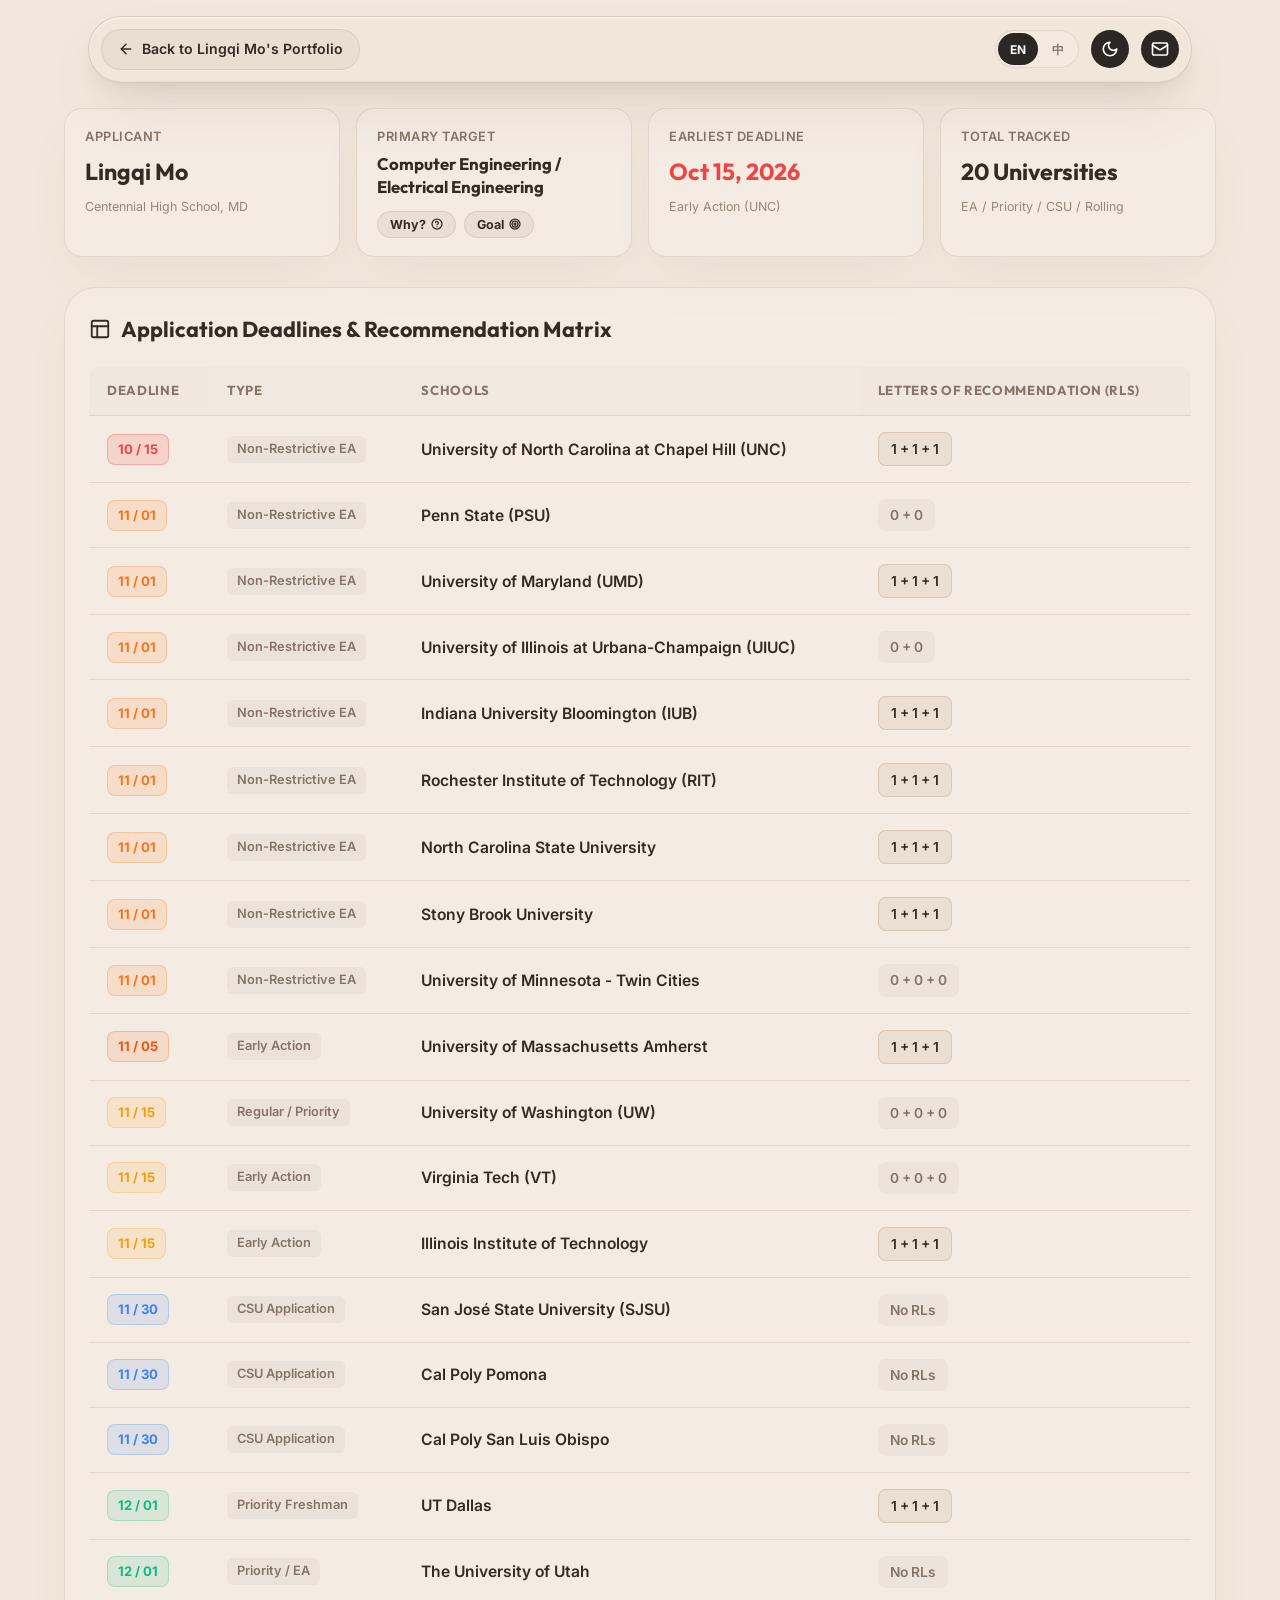
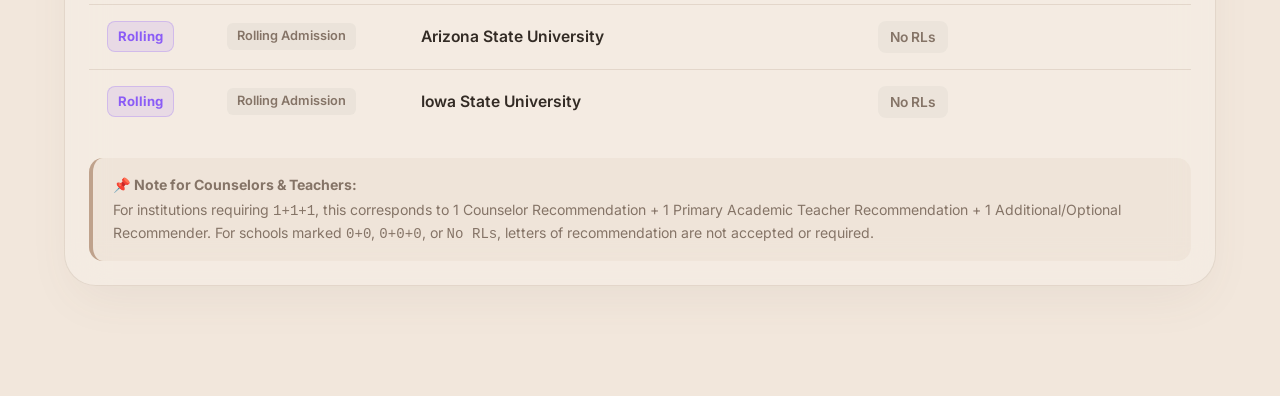
<file: info.html>
<!DOCTYPE html>
<html lang="en">
<head>
  <meta charset="UTF-8">
  <meta name="viewport" content="width=device-width, initial-scale=1.0">
  <meta name="description" content="College Application & Recommendation Letter Tracking Matrix - Lingqi Mo">
  <title>Application & Recommendation Tracker | Lingqi Mo</title>
  
  <!-- Fonts -->
  <link rel="preconnect" href="https://fonts.googleapis.com">
  <link rel="preconnect" href="https://fonts.gstatic.com" crossorigin>
  <link href="https://fonts.googleapis.com/css2?family=Inter:wght@400;500;600;700&family=Outfit:wght@500;600;700;800&display=swap" rel="stylesheet">
  
  <!-- Theme Init Script -->
  <script>
    (function() {
      const savedTheme = localStorage.getItem('theme');
      if (savedTheme) {
        document.documentElement.setAttribute('data-theme', savedTheme);
      } else {
        const prefersDark = window.matchMedia('(prefers-color-scheme: dark)').matches;
        document.documentElement.setAttribute('data-theme', prefersDark ? 'dark' : 'light');
      }
    })();
  </script>
  
  <!-- CSS Styles -->
  <link rel="stylesheet" href="css/styles.css?v=3">
  
  <style>
    /* Remove hover animations on cards, table rows, and buttons (except theme-toggle) */
    .summary-card,
    .table-container,
    .custom-table tr,
    .custom-table td,
    .back-nav-btn {
      transition: none !important;
      transform: none !important;
    }

    .summary-card:hover {
      transform: none !important;
      border-color: var(--glass-border) !important;
    }

    .custom-table tr:hover td {
      background: transparent !important;
    }

    .back-nav-btn:hover {
      transform: none !important;
      background: rgba(125, 125, 125, 0.08) !important;
      border-color: var(--glass-border) !important;
    }

    .summary-grid {
      display: grid;
      grid-template-columns: repeat(auto-fit, minmax(200px, 1fr));
      gap: 16px;
      margin-bottom: 30px;
    }

    .summary-card {
      background: var(--card-bg);
      border: 1px solid var(--glass-border);
      border-radius: 18px;
      padding: 18px 20px;
      display: flex;
      flex-direction: column;
      gap: 6px;
      backdrop-filter: blur(16px);
      -webkit-backdrop-filter: blur(16px);
      box-shadow: var(--glass-shadow);
    }

    .summary-card .label {
      font-size: 0.8rem;
      font-weight: 600;
      color: var(--text-secondary);
      text-transform: uppercase;
      letter-spacing: 0.04em;
    }

    .summary-card .value {
      font-family: var(--font-display);
      font-size: 1.45rem;
      font-weight: 700;
      color: var(--text-primary);
    }

    .summary-card .subtext {
      font-size: 0.78rem;
      color: var(--text-secondary);
      opacity: 0.85;
    }

    .target-major-val {
      font-size: 1.05rem !important;
      line-height: 1.35;
      font-weight: 700;
    }

    .target-action-row {
      display: flex;
      align-items: center;
      gap: 8px;
      margin-top: 6px;
    }

    .target-btn {
      display: inline-flex;
      align-items: center;
      gap: 5px;
      padding: 5px 12px;
      border-radius: 999px;
      font-size: 0.78rem;
      font-weight: 700;
      color: var(--text-primary);
      background: rgba(186, 166, 149, 0.18);
      border: 1px solid rgba(186, 166, 149, 0.35);
      cursor: pointer;
      transition: all 0.2s cubic-bezier(0.16, 1, 0.3, 1);
      text-decoration: none;
      font-family: inherit;
    }

    .target-btn:hover {
      background: rgba(186, 166, 149, 0.35);
      border-color: rgba(186, 166, 149, 0.6);
      transform: translateY(-1px);
    }

    /* Target Modal Styles (100% 墨水屏规范 / 二级窗口通用模板) */
    .target-modal-overlay {
      position: fixed;
      top: 0;
      left: 0;
      right: 0;
      bottom: 0;
      background: rgba(0, 0, 0, 0.4);
      backdrop-filter: blur(8px);
      -webkit-backdrop-filter: blur(8px);
      display: flex;
      align-items: center;
      justify-content: center;
      z-index: 100000;
      opacity: 0;
      visibility: hidden;
      transition: all 0.3s cubic-bezier(0.16, 1, 0.3, 1);
    }

    .target-modal-overlay.active {
      opacity: 1;
      visibility: visible;
    }

    .target-modal-container {
      background: rgba(246, 238, 230, 0.9);
      backdrop-filter: blur(16px);
      -webkit-backdrop-filter: blur(16px);
      border-radius: 20px;
      width: 95%;
      max-width: 1100px;
      height: 80vh;
      max-height: 90vh;
      box-shadow: 0 20px 40px rgba(0, 0, 0, 0.15);
      border: 1px solid var(--border-color, rgba(186, 166, 149, 0.35));
      transform: scale(0.95) translateY(10px);
      transition: all 0.3s cubic-bezier(0.16, 1, 0.3, 1);
      display: flex;
      flex-direction: column;
      overflow: hidden;
    }

    [data-theme="dark"] .target-modal-container {
      background: rgba(30, 26, 23, 0.7);
      border-color: rgba(222, 203, 183, 0.15);
    }

    .target-modal-overlay.active .target-modal-container {
      transform: scale(1) translateY(0);
    }

    .target-modal-header {
      padding: 18px 24px;
      border-bottom: 1px solid var(--border-color, rgba(186, 166, 149, 0.35));
      display: flex;
      justify-content: space-between;
      align-items: center;
      background: rgba(128, 128, 128, 0.03);
      flex-shrink: 0;
    }

    .target-modal-header-left {
      display: flex;
      align-items: center;
      gap: 18px;
      flex-wrap: wrap;
    }

    .target-modal-title {
      font-family: 'Outfit', sans-serif;
      font-size: 1.3rem;
      font-weight: 700;
      color: var(--text-color, #332b25);
      letter-spacing: -0.02em;
    }

    [data-theme="dark"] .target-modal-title {
      color: #f5ece3;
    }

    .target-modal-tabs {
      display: inline-flex;
      align-items: center;
      gap: 8px;
      background: rgba(186, 166, 149, 0.12);
      padding: 4px;
      border-radius: 999px;
    }

    [data-theme="dark"] .target-modal-tabs {
      background: rgba(255, 255, 255, 0.06);
    }

    .target-tab-btn {
      display: inline-flex;
      align-items: center;
      gap: 6px;
      padding: 6px 16px;
      border-radius: 999px;
      border: 1px solid transparent;
      background: transparent;
      color: var(--text-light, #857467);
      font-family: 'Outfit', sans-serif;
      font-size: 0.86rem;
      font-weight: 600;
      cursor: pointer;
      transition: all 0.22s cubic-bezier(0.16, 1, 0.3, 1);
    }

    [data-theme="dark"] .target-tab-btn {
      color: var(--text-light, #beb0a2);
    }

    .target-tab-btn:hover {
      color: var(--text-color, #332b25);
    }

    [data-theme="dark"] .target-tab-btn:hover {
      color: #f5ece3;
    }

    .target-tab-btn.active {
      background: var(--action-primary, #a37f65);
      color: #ffffff !important;
      border-color: rgba(163, 127, 101, 0.6);
      box-shadow: 0 4px 14px -2px rgba(163, 127, 101, 0.4);
    }

    .target-modal-close {
      background: rgba(0, 0, 0, 0.08);
      border: none;
      width: 32px;
      height: 32px;
      border-radius: 50%;
      display: flex;
      align-items: center;
      justify-content: center;
      font-size: 1.25rem;
      line-height: 1;
      color: var(--text-color, #332b25);
      cursor: pointer;
      transition: all 0.2s;
    }

    .target-modal-close:hover {
      background: #ef4444;
      color: #fff;
    }

    [data-theme="dark"] .target-modal-close {
      background: rgba(255, 255, 255, 0.15);
      color: #f5ece3;
    }

    [data-theme="dark"] .target-modal-close:hover {
      background: #ef4444;
      color: #fff;
    }

    .target-modal-body {
      padding: 24px;
      overflow-y: auto;
      flex: 1;
    }

    /* 100% 墨水屏规范 Protocol Table */
    .protocol-table {
      width: 100%;
      border-collapse: collapse;
      font-size: 0.9rem;
      color: var(--text-color, #332b25);
      border-radius: 12px;
      overflow: hidden;
      border: 1px solid var(--border-color, rgba(186, 166, 149, 0.35));
    }

    [data-theme="dark"] .protocol-table {
      color: #f5ece3;
      border-color: rgba(222, 203, 183, 0.15);
    }

    .protocol-table th,
    .protocol-table td {
      border: 1px solid var(--border-color, rgba(186, 166, 149, 0.35));
      padding: 14px 18px;
      text-align: left;
      vertical-align: top;
      line-height: 1.6;
    }

    [data-theme="dark"] .protocol-table th,
    [data-theme="dark"] .protocol-table td {
      border-color: rgba(222, 203, 183, 0.15);
    }

    .protocol-table th {
      background-color: rgba(128, 128, 128, 0.08);
      font-weight: 700;
      color: var(--text-color, #332b25);
      font-family: 'Outfit', sans-serif;
      letter-spacing: 0.02em;
    }

    [data-theme="dark"] .protocol-table th {
      color: #f5ece3;
      background-color: rgba(255, 255, 255, 0.04);
    }

    .protocol-table tr:nth-child(even) td {
      background-color: rgba(128, 128, 128, 0.02);
    }

    [data-theme="dark"] .protocol-table tr:nth-child(even) td {
      background-color: rgba(255, 255, 255, 0.02);
    }

    .protocol-table code {
      font-family: Consolas, Monaco, monospace;
      background: rgba(128, 128, 128, 0.1);
      padding: 2px 6px;
      border-radius: 6px;
      font-size: 0.85rem;
      color: #8c5333;
    }

    [data-theme="dark"] .protocol-table code {
      color: #e3bba2;
      background: rgba(255, 255, 255, 0.08);
    }

    /* 100% 墨水屏原版 Custom Webkit Scrollbars (无三角箭头按键) */
    .target-modal-container::-webkit-scrollbar,
    .target-modal-body::-webkit-scrollbar {
      width: 8px;
    }

    .target-modal-container::-webkit-scrollbar-button,
    .target-modal-body::-webkit-scrollbar-button {
      display: none !important;
      width: 0 !important;
      height: 0 !important;
    }

    .target-modal-container::-webkit-scrollbar-track,
    .target-modal-body::-webkit-scrollbar-track {
      background: rgba(100, 85, 75, 0.05);
      border-radius: 4px;
    }

    .target-modal-container::-webkit-scrollbar-thumb,
    .target-modal-body::-webkit-scrollbar-thumb {
      background: rgba(186, 166, 149, 0.4);
      border-radius: 4px;
    }

    .target-modal-container::-webkit-scrollbar-thumb:hover,
    .target-modal-body::-webkit-scrollbar-thumb:hover {
      background: rgba(163, 127, 101, 0.6);
    }

    [data-theme="dark"] .target-modal-container::-webkit-scrollbar-track,
    [data-theme="dark"] .target-modal-body::-webkit-scrollbar-track {
      background: rgba(255, 255, 255, 0.04);
    }

    [data-theme="dark"] .target-modal-container::-webkit-scrollbar-thumb,
    [data-theme="dark"] .target-modal-body::-webkit-scrollbar-thumb {
      background: rgba(222, 203, 183, 0.25);
    }

    [data-theme="dark"] .target-modal-container::-webkit-scrollbar-thumb:hover,
    [data-theme="dark"] .target-modal-body::-webkit-scrollbar-thumb:hover {
      background: rgba(222, 203, 183, 0.45);
    }

    .target-modal-pane {
      display: none;
    }

    .target-modal-pane.active {
      display: block;
      animation: targetPaneFadeIn 0.25s ease;
    }

    @keyframes targetPaneFadeIn {
      from { opacity: 0; transform: translateY(6px); }
      to { opacity: 1; transform: translateY(0); }
    }

    /* Target Essay Content Styling */
    .target-essay-body {
      max-width: 900px;
      margin: 0 auto;
      padding: 10px 12px 30px;
      color: var(--text-color, #332b25);
      line-height: 1.82;
      font-size: 1.02rem;
    }

    [data-theme="dark"] .target-essay-body {
      color: #f5ece3;
    }

    .target-essay-body p {
      margin-bottom: 20px;
      letter-spacing: 0.01em;
    }

    .target-essay-body p:last-child {
      margin-bottom: 0;
    }

    .target-essay-body strong {
      color: var(--text-color, #332b25);
      font-weight: 700;
    }

    [data-theme="dark"] .target-essay-body strong {
      color: #ffffff;
    }

    .target-essay-lead {
      font-size: 1.12rem;
      font-weight: 600;
      line-height: 1.75;
      padding-bottom: 16px;
      border-bottom: 1px solid var(--border-color, rgba(186, 166, 149, 0.35));
      margin-bottom: 24px !important;
      color: var(--text-color, #332b25);
    }

    [data-theme="dark"] .target-essay-lead {
      color: #ffffff;
    }

    .target-essay-quote {
      margin: 24px 0;
      padding: 16px 22px;
      border-left: 4px solid var(--action-primary, #a37f65);
      background: rgba(186, 166, 149, 0.12);
      border-radius: 0 12px 12px 0;
      font-style: italic;
      font-size: 1.05rem;
      color: var(--text-color, #332b25);
    }

    [data-theme="dark"] .target-essay-quote {
      background: rgba(255, 255, 255, 0.05);
      color: #f5ece3;
    }

    .table-container {
      background: var(--card-bg);
      border: 1px solid var(--glass-border);
      border-radius: var(--card-border-radius);
      padding: 24px;
      box-shadow: var(--glass-shadow);
      backdrop-filter: blur(20px);
      -webkit-backdrop-filter: blur(20px);
      margin-bottom: 32px;
      overflow-x: auto;
    }

    .table-header-bar {
      display: flex;
      justify-content: space-between;
      align-items: center;
      margin-bottom: 20px;
      flex-wrap: wrap;
      gap: 12px;
    }

    .table-title {
      font-family: var(--font-display);
      font-size: 1.35rem;
      font-weight: 700;
      color: var(--text-primary);
      display: flex;
      align-items: center;
      gap: 10px;
    }

    .custom-table {
      width: 100%;
      border-collapse: separate;
      border-spacing: 0;
      font-size: 0.94rem;
      text-align: left;
    }

    .custom-table th {
      padding: 14px 18px;
      font-size: 0.82rem;
      font-weight: 700;
      text-transform: uppercase;
      letter-spacing: 0.05em;
      color: var(--text-secondary);
      border-bottom: 1px solid var(--glass-border);
      background: rgba(125, 125, 125, 0.03);
    }

    .custom-table th:first-child { border-top-left-radius: 12px; }
    .custom-table th:last-child { border-top-right-radius: 12px; }

    .custom-table td {
      padding: 16px 18px;
      border-bottom: 1px solid var(--glass-border);
      color: var(--text-primary);
      vertical-align: middle;
    }

    .custom-table tr:last-child td {
      border-bottom: none;
    }

    .dl-badge {
      display: inline-flex;
      align-items: center;
      padding: 4px 10px;
      border-radius: 8px;
      font-size: 0.82rem;
      font-weight: 700;
      white-space: nowrap;
    }

    .dl-badge.oct15 {
      background: rgba(239, 68, 68, 0.14);
      color: #ef4444;
      border: 1px solid rgba(239, 68, 68, 0.3);
    }

    .dl-badge.nov1 {
      background: rgba(249, 115, 22, 0.12);
      color: #f97316;
      border: 1px solid rgba(249, 115, 22, 0.25);
    }

    .dl-badge.nov15 {
      background: rgba(245, 158, 11, 0.12);
      color: #f59e0b;
      border: 1px solid rgba(245, 158, 11, 0.25);
    }

    .dl-badge.nov30 {
      background: rgba(59, 130, 246, 0.12);
      color: #3b82f6;
      border: 1px solid rgba(59, 130, 246, 0.25);
    }

    .dl-badge.dec1 {
      background: rgba(16, 185, 129, 0.12);
      color: #10b981;
      border: 1px solid rgba(16, 185, 129, 0.25);
    }

    .dl-badge.nov5 {
      background: rgba(234, 88, 12, 0.12);
      color: #ea580c;
      border: 1px solid rgba(234, 88, 12, 0.25);
    }

    .dl-badge.rolling {
      background: rgba(139, 92, 246, 0.12);
      color: #8b5cf6;
      border: 1px solid rgba(139, 92, 246, 0.25);
    }

    .type-pill {
      display: inline-block;
      font-size: 0.8rem;
      font-weight: 600;
      color: var(--text-secondary);
      background: rgba(125, 125, 125, 0.08);
      padding: 3px 10px;
      border-radius: 6px;
    }

    .school-name {
      font-weight: 600;
      font-size: 0.98rem;
      color: var(--text-primary);
    }

    .rl-tag {
      display: inline-flex;
      align-items: center;
      gap: 4px;
      padding: 5px 12px;
      border-radius: 8px;
      font-size: 0.86rem;
      font-weight: 600;
      white-space: nowrap;
    }

    .rl-tag.needed {
      background: rgba(191, 162, 140, 0.18);
      color: var(--text-primary);
      border: 1px solid rgba(191, 162, 140, 0.4);
    }

    .rl-tag.none {
      background: rgba(125, 125, 125, 0.07);
      color: var(--text-secondary);
    }

    .back-nav-btn {
      display: inline-flex;
      align-items: center;
      gap: 8px;
      padding: 8px 16px;
      border-radius: 20px;
      background: rgba(125, 125, 125, 0.08);
      border: 1px solid var(--glass-border);
      color: var(--text-primary);
      text-decoration: none;
      font-weight: 600;
      font-size: 0.88rem;
    }

    .counselor-callout {
      margin-top: 24px;
      padding: 16px 20px;
      border-radius: 14px;
      background: rgba(191, 162, 140, 0.1);
      border-left: 4px solid #bfa28c;
      font-size: 0.88rem;
      color: var(--text-secondary);
      line-height: 1.5;
    }

    @media (max-width: 768px) {
      .table-container { padding: 14px 10px; }
      .custom-table th, .custom-table td { padding: 10px 8px; font-size: 0.82rem; }
      .summary-grid { grid-template-columns: 1fr 1fr; }
      .email-pill { display: none; }
    }
  </style>
</head>
<body>

  <!-- Floating Pill Header -->
  <header class="container">
    <div class="header-wrapper">
      <!-- Left side: Back to Portfolio button -->
      <div class="header-left">
        <a href="index.html" class="back-nav-btn">
          <svg width="16" height="16" viewBox="0 0 24 24" fill="none" stroke="currentColor" stroke-width="2.2" stroke-linecap="round" stroke-linejoin="round">
            <line x1="19" y1="12" x2="5" y2="12"></line>
            <polyline points="12 19 5 12 12 5"></polyline>
          </svg>
          Back to Lingqi Mo's Portfolio
        </a>
      </div>
      
      <!-- Right side: Lang Switch, Theme Toggle, Email Pill -->
      <div class="header-actions" style="margin-left: auto;">
        <div class="lang-switch">
          <span class="lang-btn active" onclick="window.location.href='info.html'">EN</span>
          <span class="lang-btn" onclick="window.location.href='cn/info.html'">中</span>
        </div>
        <button id="theme-toggle" class="action-btn-circle" title="Toggle Theme">
          <svg class="sun-icon" width="18" height="18" viewBox="0 0 24 24" fill="none" stroke="currentColor" stroke-width="2.2" stroke-linecap="round" stroke-linejoin="round">
            <circle cx="12" cy="12" r="4"/>
            <path d="M12 2v2"/><path d="M12 20v2"/><path d="M4.93 4.93l1.41 1.41"/><path d="M17.66 17.66l1.41 1.41"/>
            <path d="M2 12h2"/><path d="M20 12h2"/><path d="M6.34 17.66l-1.41 1.41"/><path d="M19.07 4.93l-1.41 1.41"/>
          </svg>
          <svg class="moon-icon" width="18" height="18" viewBox="0 0 24 24" fill="none" stroke="currentColor" stroke-width="2.2" stroke-linecap="round" stroke-linejoin="round">
            <path d="M12 3a6 6 0 0 0 9 9 9 9 0 1 1-9-9Z"/>
          </svg>
        </button>
        <div class="email-pill">
          <span class="email-text">moss104088@gmail.com</span>
          <button class="action-btn-circle" title="Contact Email" onclick="navigator.clipboard.writeText('moss104088@gmail.com')">
            <svg width="18" height="18" viewBox="0 0 24 24" fill="none" stroke="currentColor" stroke-width="2.2" stroke-linecap="round" stroke-linejoin="round">
              <rect width="20" height="16" x="2" y="4" rx="2"/>
              <path d="m22 7-8.97 5.7a1.94 1.94 0 0 1-2.06 0L2 7"/>
            </svg>
          </button>
        </div>
      </div>
    </div>
  </header>

  <main class="container main-content" style="padding-top: 108px;">
    
    <!-- Summary Key Metrics -->
    <div class="summary-grid">
      <div class="summary-card">
        <span class="label">Applicant</span>
        <span class="value">Lingqi Mo</span>
        <span class="subtext">Centennial High School, MD</span>
      </div>
      <div class="summary-card">
        <span class="label">Primary Target</span>
        <span class="value target-major-val">Computer Engineering / Electrical Engineering</span>
        <div class="target-action-row">
          <button type="button" class="target-btn" onclick="openTargetModal('why')">
            <span>Why?</span>
            <svg width="12" height="12" viewBox="0 0 24 24" fill="none" stroke="currentColor" stroke-width="2.5" stroke-linecap="round" stroke-linejoin="round"><circle cx="12" cy="12" r="10"/><path d="M9.09 9a3 3 0 0 1 5.83 1c0 2-3 3-3 3"/><line x1="12" y1="17" x2="12.01" y2="17"/></svg>
          </button>
          <button type="button" class="target-btn" onclick="openTargetModal('goal')">
            <span>Goal</span>
            <svg width="12" height="12" viewBox="0 0 24 24" fill="none" stroke="currentColor" stroke-width="2.5" stroke-linecap="round" stroke-linejoin="round"><circle cx="12" cy="12" r="10"/><circle cx="12" cy="12" r="6"/><circle cx="12" cy="12" r="2"/></svg>
          </button>
        </div>
      </div>
      <div class="summary-card">
        <span class="label">Earliest Deadline</span>
        <span class="value" style="color: #ef4444;">Oct 15, 2026</span>
        <span class="subtext">Early Action (UNC)</span>
      </div>
      <div class="summary-card">
        <span class="label">Total Tracked</span>
        <span class="value">20 Universities</span>
        <span class="subtext">EA / Priority / CSU / Rolling</span>
      </div>
    </div>

    <!-- Main Table Container -->
    <div class="table-container">
      <div class="table-header-bar">
        <div class="table-title">
          <svg width="22" height="22" viewBox="0 0 24 24" fill="none" stroke="currentColor" stroke-width="2" stroke-linecap="round" stroke-linejoin="round">
            <rect width="18" height="18" x="3" y="3" rx="2"/>
            <path d="M3 9h18"/>
            <path d="M9 21V9"/>
          </svg>
          Application Deadlines & Recommendation Matrix
        </div>
      </div>

      <table class="custom-table">
        <thead>
          <tr>
            <th>Deadline</th>
            <th>Type</th>
            <th>Schools</th>
            <th>Letters of Recommendation (RLs)</th>
          </tr>
        </thead>
        <tbody>
          <!-- 10/15 UNC -->
          <tr>
            <td><span class="dl-badge oct15">10 / 15</span></td>
            <td><span class="type-pill">Non-Restrictive EA</span></td>
            <td><strong class="school-name">University of North Carolina at Chapel Hill (UNC)</strong></td>
            <td><span class="rl-tag needed">1 + 1 + 1</span></td>
          </tr>

          <!-- 11/01 Non-Restrictive EA -->
          <tr>
            <td><span class="dl-badge nov1">11 / 01</span></td>
            <td><span class="type-pill">Non-Restrictive EA</span></td>
            <td><strong class="school-name">Penn State (PSU)</strong></td>
            <td><span class="rl-tag none">0 + 0</span></td>
          </tr>

          <tr>
            <td><span class="dl-badge nov1">11 / 01</span></td>
            <td><span class="type-pill">Non-Restrictive EA</span></td>
            <td><strong class="school-name">University of Maryland (UMD)</strong></td>
            <td><span class="rl-tag needed">1 + 1 + 1</span></td>
          </tr>

          <tr>
            <td><span class="dl-badge nov1">11 / 01</span></td>
            <td><span class="type-pill">Non-Restrictive EA</span></td>
            <td><strong class="school-name">University of Illinois at Urbana-Champaign (UIUC)</strong></td>
            <td><span class="rl-tag none">0 + 0</span></td>
          </tr>

          <tr>
            <td><span class="dl-badge nov1">11 / 01</span></td>
            <td><span class="type-pill">Non-Restrictive EA</span></td>
            <td><strong class="school-name">Indiana University Bloomington (IUB)</strong></td>
            <td><span class="rl-tag needed">1 + 1 + 1</span></td>
          </tr>

          <tr>
            <td><span class="dl-badge nov1">11 / 01</span></td>
            <td><span class="type-pill">Non-Restrictive EA</span></td>
            <td><strong class="school-name">Rochester Institute of Technology (RIT)</strong></td>
            <td><span class="rl-tag needed">1 + 1 + 1</span></td>
          </tr>

          <tr>
            <td><span class="dl-badge nov1">11 / 01</span></td>
            <td><span class="type-pill">Non-Restrictive EA</span></td>
            <td><strong class="school-name">North Carolina State University</strong></td>
            <td><span class="rl-tag needed">1 + 1 + 1</span></td>
          </tr>

          <tr>
            <td><span class="dl-badge nov1">11 / 01</span></td>
            <td><span class="type-pill">Non-Restrictive EA</span></td>
            <td><strong class="school-name">Stony Brook University</strong></td>
            <td><span class="rl-tag needed">1 + 1 + 1</span></td>
          </tr>

          <tr>
            <td><span class="dl-badge nov1">11 / 01</span></td>
            <td><span class="type-pill">Non-Restrictive EA</span></td>
            <td><strong class="school-name">University of Minnesota - Twin Cities</strong></td>
            <td><span class="rl-tag none">0 + 0 + 0</span></td>
          </tr>

          <!-- 11/05 EA -->
          <tr>
            <td><span class="dl-badge nov5">11 / 05</span></td>
            <td><span class="type-pill">Early Action</span></td>
            <td><strong class="school-name">University of Massachusetts Amherst</strong></td>
            <td><span class="rl-tag needed">1 + 1 + 1</span></td>
          </tr>

          <!-- 11/15 Priority / EA -->
          <tr>
            <td><span class="dl-badge nov15">11 / 15</span></td>
            <td><span class="type-pill">Regular / Priority</span></td>
            <td><strong class="school-name">University of Washington (UW)</strong></td>
            <td><span class="rl-tag none">0 + 0 + 0</span></td>
          </tr>

          <tr>
            <td><span class="dl-badge nov15">11 / 15</span></td>
            <td><span class="type-pill">Early Action</span></td>
            <td><strong class="school-name">Virginia Tech (VT)</strong></td>
            <td><span class="rl-tag none">0 + 0 + 0</span></td>
          </tr>

          <tr>
            <td><span class="dl-badge nov15">11 / 15</span></td>
            <td><span class="type-pill">Early Action</span></td>
            <td><strong class="school-name">Illinois Institute of Technology</strong></td>
            <td><span class="rl-tag needed">1 + 1 + 1</span></td>
          </tr>

          <!-- 11/30 CSU Application -->
          <tr>
            <td><span class="dl-badge nov30">11 / 30</span></td>
            <td><span class="type-pill">CSU Application</span></td>
            <td><strong class="school-name">San José State University (SJSU)</strong></td>
            <td><span class="rl-tag none">No RLs</span></td>
          </tr>

          <tr>
            <td><span class="dl-badge nov30">11 / 30</span></td>
            <td><span class="type-pill">CSU Application</span></td>
            <td><strong class="school-name">Cal Poly Pomona</strong></td>
            <td><span class="rl-tag none">No RLs</span></td>
          </tr>

          <tr>
            <td><span class="dl-badge nov30">11 / 30</span></td>
            <td><span class="type-pill">CSU Application</span></td>
            <td><strong class="school-name">Cal Poly San Luis Obispo</strong></td>
            <td><span class="rl-tag none">No RLs</span></td>
          </tr>

          <!-- 12/01 Priority Freshman -->
          <tr>
            <td><span class="dl-badge dec1">12 / 01</span></td>
            <td><span class="type-pill">Priority Freshman</span></td>
            <td><strong class="school-name">UT Dallas</strong></td>
            <td><span class="rl-tag needed">1 + 1 + 1</span></td>
          </tr>

          <tr>
            <td><span class="dl-badge dec1">12 / 01</span></td>
            <td><span class="type-pill">Priority / EA</span></td>
            <td><strong class="school-name">The University of Utah</strong></td>
            <td><span class="rl-tag none">No RLs</span></td>
          </tr>

          <!-- Rolling Admission -->
          <tr>
            <td><span class="dl-badge rolling">Rolling</span></td>
            <td><span class="type-pill">Rolling Admission</span></td>
            <td><strong class="school-name">Arizona State University</strong></td>
            <td><span class="rl-tag none">No RLs</span></td>
          </tr>

          <tr>
            <td><span class="dl-badge rolling">Rolling</span></td>
            <td><span class="type-pill">Rolling Admission</span></td>
            <td><strong class="school-name">Iowa State University</strong></td>
            <td><span class="rl-tag none">No RLs</span></td>
          </tr>
        </tbody>
      </table>

      <div class="counselor-callout">
        <strong>📌 Note for Counselors & Teachers:</strong>
        <p style="margin: 4px 0 0;">For institutions requiring <code>1+1+1</code>, this corresponds to 1 Counselor Recommendation + 1 Primary Academic Teacher Recommendation + 1 Additional/Optional Recommender. For schools marked <code>0+0</code>, <code>0+0+0</code>, or <code>No RLs</code>, letters of recommendation are not accepted or required.</p>
      </div>
    </div>
  </main>

  <!-- Protocol / Case Study Modal Overlay (Target Detail Modal: Why & Goal) -->
  <div class="target-modal-overlay" id="targetModal">
    <div class="target-modal-container">
      <div class="target-modal-header">
        <div class="target-modal-header-left">
          <span class="target-modal-title">Computer Engineering / Electrical Engineering (CE / EE)</span>
          <div class="target-modal-tabs">
            <button type="button" class="target-tab-btn active" id="tabWhyBtn" onclick="switchTargetTab('why')">
              <span>Why CE / EE?</span>
            </button>
            <button type="button" class="target-tab-btn" id="tabGoalBtn" onclick="switchTargetTab('goal')">
              <span>Future Goals</span>
            </button>
          </div>
        </div>
        <button type="button" class="target-modal-close" onclick="closeTargetModal()" aria-label="Close">&times;</button>
      </div>

      <div class="target-modal-body">
        <!-- Pane: Why -->
        <div id="paneWhy" class="target-modal-pane active">
          <div class="target-essay-body">
            <p>I did not start with hardware or electrical engineering. For most of high school, I saw myself much more clearly in User Experience, Human-Computer Interaction, and software development. I liked starting with a simple questions like why is something frustrating to use? Then I could watch how people behaved, rethink the interface or workflow, and build something that made the experience a little better.</p>
            
            <p><strong>CHSchat.xyz</strong> became one of the projects where that way of thinking developed the furthest.</p>
            
            <p>It began as a communication platform for Mr. VW and his students at Centennial High School, but over time, I realized the disconnected workflows between tools. I wanted to bring together parts of school life that normally existed across different websites, tools. I worked with Mr. Boring and Mr. Bartholomew to plan this into a platform that include school and club information, events, messaging, Eagle Time sign up, a grade calculator, cafeteria menu info, community tools and developer tools for future extensions created by others.</p>
            
            <p>But even something as basic as signing in became a design constraint. It was not enough to build an authentication page that worked on my own computer; the system had to fit the Microsoft accounts students actually use through HCPSS.</p>
            
            <div class="target-essay-quote">
              Working on CHSchat taught me that making a better product and getting that product to work in the real world are very different problems.
            </div>
            
            <p>On a screen, I could keep improving almost anything. I could redesign a page, change a workflow, add a feature, or even customize part of the platform around the needs of a particular teacher. But once I began thinking seriously about adoption beyond my own project, the problems changed.</p>
            
            <p>A school may already have years of data stored in an existing platform. A better interface does not make that data easy to move. Different schools depend on different account systems, devices, and technical infrastructure. At Centennial, Chromebooks and school accounts are already part of everyday academic life. But when I thought about how the same kind of product could work in schools in China, I realized that I could not simply assume that every student would have an individual Chromebook or another computer available whenever a lesson required one.</p>
            
            <p>At that point, the problem was no longer how to design a better interface, but becoming What if the user does not have the right device for that interface in the first place?</p>
            
            <p>That question pushed me toward hardware.</p>
            
            <p>I began experimenting with inexpensive classroom response devices and e-ink communication tools. Instead of assuming that a school should first build an entire device ecosystem around my software, I became interested in doing the opposite: designing a simple physical device around one real need and making it inexpensive enough that deploying it could actually make sense.</p>
            
            <p>My current hardware prototypes still rely heavily on off-the-shelf microcontrollers, displays, and other modules. I can connect those pieces, write the software, and make a prototype function. But that experience has also made the limits of what I currently know much more visible.</p>
            
            <p>There is a large difference between assembling modules until a prototype works and designing a product that is compact, reliable, inexpensive, power-efficient, and realistic to manufacture. To cross that gap, I need to understand what is happening underneath the modules I am using: circuit design, PCB design, electronic components, embedded systems, power, communication, firmware, and the way hardware and software are designed together.</p>
            
            <p>That is why moving toward Computer Engineering or Electrical Engineering does not feel like leaving HCI behind.</p>
            
            <div class="target-essay-quote">
              It feels more like following the same problem one layer deeper.
            </div>
            
            <p>I started by asking how an interface could work better. CHSchat made me ask how an entire system could fit into a real institution. Hardware then made me ask what kind of device should exist underneath that system in the first place.</p>
            
            <p>Computer Engineering especially interests me because it sits directly at the boundary between software and hardware. Electrical Engineering interests me because it would give me a much deeper understanding of the circuits, electronics, and physical systems that I currently know mostly through finished modules.</p>
            
            <p>Both would give me the part of the product-development process that I am still missing.</p>
          </div>
        </div>

        <!-- Pane: Goal -->
        <div id="paneGoal" class="target-modal-pane">
          <div class="target-essay-body">
            <p>My goal is not to leave User Experience behind and become an engineer who only cares whether a circuit meets its specifications or whether a piece of code runs.</p>
            
            <p>I want to keep the way I already approach problems: start with the person, understand what is actually getting in the way, and then decide what technology should be built around that problem.</p>
            
            <p>CHSchat was important to me because it taught me how much can be improved by reorganizing a confusing digital experience around the people who actually use it. At the same time, it taught me that usability alone does not determine whether a product succeeds. Cost matters. Existing infrastructure matters. Device availability matters. Compatibility matters. Data migration matters. A teacher's willingness to change a workflow they have used for years matters.</p>
            
            <p>Sometimes the best solution may be better software.</p>
            <p>Sometimes it may require a different device entirely.</p>
            
            <p>In college, I want to develop the engineering knowledge that would let me make that second choice seriously. I want to study circuits, PCB design, embedded systems, computer architecture, electronics, firmware, and hardware-software integration, rather than treating the physical side of my projects as a collection of finished components that I simply connect together.</p>
            
            <p>Long term, I want to be able to follow a problem much further than I can today.</p>
            
            <p>If a teacher needs a simpler way for an entire class to respond at once, I do not want my only answer to be another website. If a school does not have enough personal computing devices to support a piece of software, I do not want the project to end with, “Then they cannot use it.”</p>
            
            <p>I want to be able to keep designing.</p>
            
            <p>Maybe that means changing the communication method. Maybe it means reducing the number of components. Maybe it means designing a custom board, lowering the cost, changing the physical interaction, or building a device that removes the need for a general-purpose computer altogether.</p>
            
            <p>I am less interested in building technology that is impressive because it is complicated than in building technology that survives contact with the real world.</p>
            
            <p>A classroom device that a school can actually afford interests me. A tool that fits into a teacher's existing routine instead of forcing that teacher to rebuild everything around it interests me. A product that a student can pick up and understand almost immediately interests me.</p>
            
            <p>Ultimately, I want to bring together three parts of my background that I currently understand at very different depths: the human-centered thinking I developed through UX and HCI, the ability to turn ideas into working systems through software, and the deeper control over physical technology that I hope to gain through Computer Engineering and Electrical Engineering.</p>
            
            <p>I want to be able to start with:</p>
            <p style="padding-left: 16px; font-weight: 700; color: var(--text-color, #332b25); font-size: 1.08rem;">“Why is this so difficult to use?”</p>
            
            <p>and keep working until I can ask:</p>
            <p style="padding-left: 16px; font-weight: 700; color: var(--text-color, #332b25); font-size: 1.08rem;">“What would we have to redesign to make it work?”</p>
          </div>
        </div>
      </div>
    </div>
  </div>

  <script>
    // Theme toggle support for info page
    const themeToggleBtn = document.getElementById('theme-toggle');
    if (themeToggleBtn) {
      themeToggleBtn.addEventListener('click', () => {
        const currentTheme = document.documentElement.getAttribute('data-theme') || 'light';
        const newTheme = currentTheme === 'dark' ? 'light' : 'dark';
        document.documentElement.setAttribute('data-theme', newTheme);
        localStorage.setItem('theme', newTheme);
      });
    }

    // Target modal controllers
    function openTargetModal(tab) {
      const modal = document.getElementById('targetModal');
      if (!modal) return;
      modal.classList.add('active');
      document.body.style.overflow = 'hidden';
      switchTargetTab(tab || 'why');
    }

    function closeTargetModal() {
      const modal = document.getElementById('targetModal');
      if (!modal) return;
      modal.classList.remove('active');
      document.body.style.overflow = '';
    }

    function switchTargetTab(tab) {
      const paneWhy = document.getElementById('paneWhy');
      const paneGoal = document.getElementById('paneGoal');
      const tabWhyBtn = document.getElementById('tabWhyBtn');
      const tabGoalBtn = document.getElementById('tabGoalBtn');

      if (tab === 'goal') {
        if (paneWhy) paneWhy.classList.remove('active');
        if (paneGoal) paneGoal.classList.add('active');
        if (tabWhyBtn) tabWhyBtn.classList.remove('active');
        if (tabGoalBtn) tabGoalBtn.classList.add('active');
      } else {
        if (paneWhy) paneWhy.classList.add('active');
        if (paneGoal) paneGoal.classList.remove('active');
        if (tabWhyBtn) tabWhyBtn.classList.add('active');
        if (tabGoalBtn) tabGoalBtn.classList.remove('active');
      }
    }

    document.addEventListener('DOMContentLoaded', () => {
      const modal = document.getElementById('targetModal');
      if (modal) {
        modal.addEventListener('click', (e) => {
          if (e.target === modal) closeTargetModal();
        });
      }
      document.addEventListener('keydown', (e) => {
        if (e.key === 'Escape') closeTargetModal();
      });
    });
  </script>
</body>
</html>
</file>
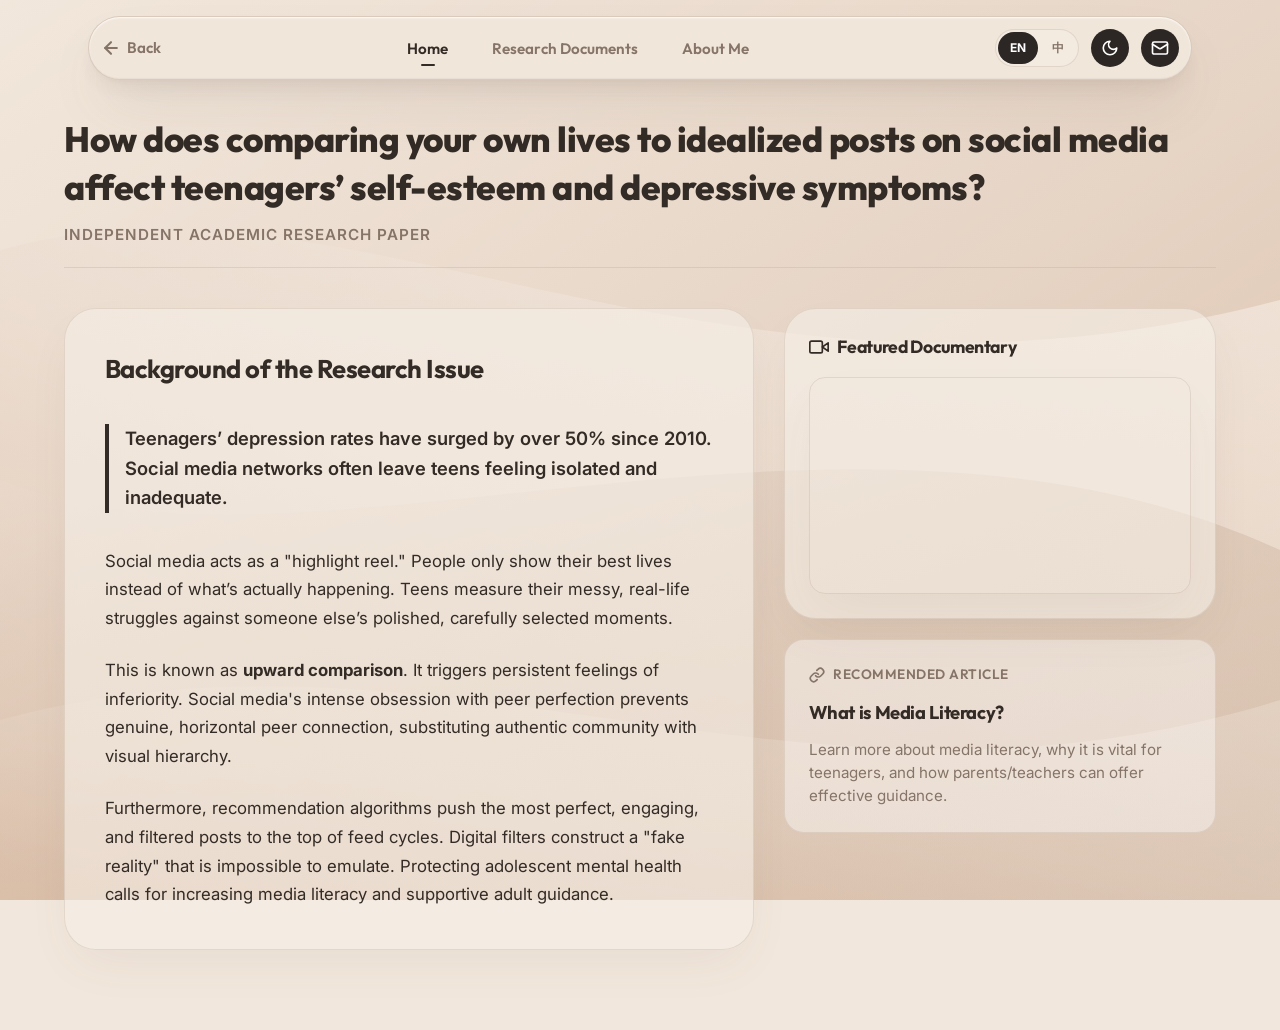
<file: socialmediaportfolio.html>
<!DOCTYPE html>
<html lang="en">
<head>
  <meta charset="UTF-8">
  <meta name="viewport" content="width=device-width, initial-scale=1.0">
  <meta name="description" content="Social Media and Teen Mental Health - Dedicated Academic Research Page by Lingqi Mo">
  <title>Research: Social Media & Teen Mental Health</title>
  
  <!-- Fonts -->
  <link rel="preconnect" href="https://fonts.googleapis.com">
  <link rel="preconnect" href="https://fonts.gstatic.com" crossorigin>
  <link href="https://fonts.googleapis.com/css2?family=Inter:wght@400;500;600;700&family=Outfit:wght@500;600;700;800&display=swap" rel="stylesheet">
  
  <!-- Theme Init Script (Must be in head to avoid flash of theme style) -->
  <script>
    (function() {
      const savedTheme = localStorage.getItem('theme');
      if (savedTheme) {
        document.documentElement.setAttribute('data-theme', savedTheme);
      } else {
        const prefersDark = window.matchMedia('(prefers-color-scheme: dark)').matches;
        document.documentElement.setAttribute('data-theme', prefersDark ? 'dark' : 'light');
      }
    })();
  </script>
  
  <!-- CSS Styles -->
  <link rel="stylesheet" href="css/styles.css?v=3">
  
  <style>
    /* Dedicated Page Enhancements */
    .back-home-btn {
      display: inline-flex;
      align-items: center;
      gap: 6px;
      text-decoration: none;
      color: var(--text-secondary);
      font-weight: 500;
      font-size: 0.95rem;
      transition: color 0.2s, transform 0.2s;
    }
    .back-home-btn:hover {
      color: var(--text-primary);
      transform: translateX(-2px);
    }
    .paper-hero {
      text-align: center;
      padding: 40px 20px;
      margin-bottom: 30px;
      background: var(--card-bg);
      border: 1px solid var(--glass-border);
      border-radius: var(--card-border-radius);
      box-shadow: var(--glass-shadow);
      backdrop-filter: blur(20px);
      -webkit-backdrop-filter: blur(20px);
    }
    .paper-hero h2 {
      font-family: var(--font-display);
      font-size: 2.25rem;
      font-weight: 800;
      color: var(--text-primary);
      margin-bottom: 12px;
      line-height: 1.25;
    }
    .paper-hero .subtitle {
      font-size: 1.1rem;
      color: var(--text-secondary);
      font-weight: 500;
    }
    .section-grid {
      display: grid;
      grid-template-columns: 1.6fr 1fr;
      gap: 30px;
    }
    @media (max-width: 960px) {
      .section-grid {
        grid-template-columns: 1fr;
      }
    }
    .media-card {
      display: flex;
      flex-direction: column;
      gap: 20px;
    }
    .video-wrapper {
      position: relative;
      padding-bottom: 56.25%; /* 16:9 aspect ratio */
      height: 0;
      overflow: hidden;
      border-radius: 16px;
      border: 1px solid var(--glass-border);
      box-shadow: var(--glass-shadow);
    }
    .video-wrapper iframe {
      position: absolute;
      top: 0;
      left: 0;
      width: 100%;
      height: 100%;
      border: 0;
    }
    .interactive-link-card {
      padding: 24px;
      background: rgba(255, 255, 255, 0.4);
      border: 1px solid var(--glass-border);
      border-radius: 20px;
      display: flex;
      flex-direction: column;
      gap: 12px;
      transition: all 0.3s ease;
    }
    [data-theme="dark"] .interactive-link-card {
      background: rgba(255, 255, 255, 0.05);
    }
    .interactive-link-card:hover {
      transform: translateY(-2px);
      background: var(--card-bg-hover);
      box-shadow: var(--glass-shadow);
    }
    .doc-item {
      padding: 20px;
      background: rgba(255, 255, 255, 0.3);
      border: 1px solid var(--glass-border);
      border-radius: 16px;
      display: flex;
      justify-content: space-between;
      align-items: center;
      transition: all 0.2s ease;
    }
    [data-theme="dark"] .doc-item {
      background: rgba(255, 255, 255, 0.03);
    }
    .doc-item:hover {
      background: var(--card-bg-hover);
      transform: scale(1.01);
    }
    .doc-info {
      display: flex;
      align-items: center;
      gap: 16px;
    }
    .doc-icon {
      width: 48px;
      height: 48px;
      border-radius: 12px;
      background: var(--text-primary);
      color: var(--action-btn-text);
      display: flex;
      align-items: center;
      justify-content: center;
      flex-shrink: 0;
    }
    .doc-name {
      font-family: var(--font-display);
      font-weight: 600;
      color: var(--text-primary);
      margin-bottom: 4px;
    }
    .doc-meta {
      font-size: 0.85rem;
      color: var(--text-secondary);
    }
    .download-btn {
      display: inline-flex;
      align-items: center;
      gap: 8px;
      padding: 10px 18px;
      background: var(--text-primary);
      color: var(--action-btn-text);
      border-radius: 14px;
      text-decoration: none;
      font-family: var(--font-display);
      font-weight: 600;
      font-size: 0.85rem;
      transition: all 0.2s ease;
    }
    .download-btn:hover {
      opacity: 0.9;
      transform: translateY(-1px);
    }
    .thanks-badge {
      display: inline-block;
      padding: 6px 12px;
      background: rgba(186, 143, 119, 0.2);
      color: #b36b43;
      border-radius: 10px;
      font-size: 0.85rem;
      font-weight: 600;
      margin-bottom: 12px;
      font-family: var(--font-display);
    }
    [data-theme="dark"] .thanks-badge {
      background: rgba(186, 143, 119, 0.15);
      color: #e39d73;
    }
  </style>
</head>
<body>
  
  <!-- Smooth Organic Sand Dunes Background -->
  <div class="dune-bg">
    <svg viewBox="0 0 1440 900" preserveAspectRatio="none">
      <defs>
        <linearGradient id="dune-grad-1" x1="0%" y1="0%" x2="100%" y2="100%">
          <stop offset="0%" stop-color="#f2e7dc" />
          <stop offset="50%" stop-color="#e7d6c7" />
          <stop offset="100%" stop-color="#dcbfa8" />
        </linearGradient>
        <linearGradient id="dune-grad-2" x1="10% " y1="100%" x2="90%" y2="0%">
          <stop offset="0%" stop-color="#dcbfa8" />
          <stop offset="50%" stop-color="#ebdccf" />
          <stop offset="100%" stop-color="#f5ece3" />
        </linearGradient>
        <linearGradient id="dune-grad-3" x1="0%" y1="0%" x2="100%" y2="100%">
          <stop offset="0%" stop-color="#ecdcd0" />
          <stop offset="50%" stop-color="#ceb29c" />
          <stop offset="100%" stop-color="#bfa28c" />
        </linearGradient>
      </defs>
      <rect width="100%" height="100%" fill="url(#dune-grad-1)" />
      <path d="M0 250 C 400 150, 800 450, 1440 300 L 1440 900 L 0 900 Z" fill="url(#dune-grad-2)" opacity="0.65" />
      <path d="M0 480 C 350 600, 950 350, 1440 550 L 1440 900 L 0 900 Z" fill="url(#dune-grad-3)" opacity="0.4" />
      <path d="M0 720 C 500 600, 900 850, 1440 700 L 1440 900 L 0 900 Z" fill="url(#dune-grad-2)" opacity="0.3" />
    </svg>
  </div>

  <!-- Floating Pill Header -->
  <header class="container">
    <div class="header-wrapper">
      <div class="logo-section">
        <a href="index.html" class="back-home-btn" title="Back to Portfolio">
          <svg width="20" height="20" viewBox="0 0 24 24" fill="none" stroke="currentColor" stroke-width="2.5" stroke-linecap="round" stroke-linejoin="round"><line x1="19" y1="12" x2="5" y2="12"/><polyline points="12 19 5 12 12 5"/></svg>
          <span style="font-family: var(--font-display); font-weight: 600;">Back</span>
        </a>
      </div>
      
      <nav class="navigation-bar">
        <div class="nav-active-pill" style="transition: all 0.3s cubic-bezier(0.4, 0, 0.2, 1);"></div>
        <button class="nav-tab active" data-tab="home">
          <span class="tab-icon">
            <svg width="20" height="20" viewBox="0 0 24 24" fill="none" stroke="currentColor" stroke-width="2" stroke-linecap="round" stroke-linejoin="round"><path d="m3 9 9-7 9 7v11a2 2 0 0 1-2 2H5a2 2 0 0 1-2-2z"/><polyline points="9 22 9 12 15 12 15 22"/></svg>
          </span>
          <span class="tab-text">Home</span>
        </button>
        <button class="nav-tab" data-tab="documents">
          <span class="tab-icon">
            <svg width="20" height="20" viewBox="0 0 24 24" fill="none" stroke="currentColor" stroke-width="2" stroke-linecap="round" stroke-linejoin="round"><path d="M14 2H6a2 2 0 0 0-2 2v16a2 2 0 0 0 2 2h12a2 2 0 0 0 2-2V8z"/><polyline points="14 2 14 8 20 8"/></svg>
          </span>
          <span class="tab-text">Research Documents</span>
        </button>
        <button class="nav-tab" data-tab="about">
          <span class="tab-icon">
            <svg width="20" height="20" viewBox="0 0 24 24" fill="none" stroke="currentColor" stroke-width="2" stroke-linecap="round" stroke-linejoin="round"><path d="M20 21v-2a4 4 0 0 0-4-4H8a4 4 0 0 0-4 4v2"/><circle cx="12" cy="7" r="4"/></svg>
          </span>
          <span class="tab-text">About Me</span>
        </button>
      </nav>

      <div class="header-actions">
        <div class="lang-switch">
          <span class="lang-btn active">EN</span>
          <span class="lang-btn">中</span>
        </div>
        <button id="theme-toggle" class="action-btn-circle" title="Toggle Theme">
          <svg class="sun-icon" width="18" height="18" viewBox="0 0 24 24" fill="none" stroke="currentColor" stroke-width="2.2" stroke-linecap="round" stroke-linejoin="round">
            <circle cx="12" cy="12" r="4"/>
            <path d="M12 2v2"/>
            <path d="M12 20v2"/>
            <path d="M4.93 4.93l1.41 1.41"/>
            <path d="M17.66 17.66l1.41 1.41"/>
            <path d="M2 12h2"/>
            <path d="M20 12h2"/>
            <path d="M6.34 17.66l-1.41 1.41"/>
            <path d="M19.07 4.93l-1.41 1.41"/>
          </svg>
          <svg class="moon-icon" width="18" height="18" viewBox="0 0 24 24" fill="none" stroke="currentColor" stroke-width="2.2" stroke-linecap="round" stroke-linejoin="round">
            <path d="M12 3a6 6 0 0 0 9 9 9 9 0 1 1-9-9Z"/>
          </svg>
        </button>
        <div class="email-pill">
          <span class="email-text">lmo4803@inst.hcpss.org</span>
          <button class="action-btn-circle" title="Contact Email">
            <svg width="18" height="18" viewBox="0 0 24 24" fill="none" stroke="currentColor" stroke-width="2.2" stroke-linecap="round" stroke-linejoin="round">
              <rect width="20" height="16" x="2" y="4" rx="2"/>
              <path d="m22 7-8.97 5.7a1.94 1.94 0 0 1-2.06 0L2 7"/>
            </svg>
          </button>
        </div>
      </div>
    </div>
  </header>

  <main class="container main-content">
    

    <!-- TAB 1: Home Page -->
    <div id="home" class="tab-content active">
      <!-- Research Title Banner -->
      <div style="margin-bottom: 40px; padding: 20px 0; border-bottom: 1px solid var(--glass-border);">
        <h1 style="
          font-family: var(--font-display);
          font-size: 2.2rem;
          font-weight: 800;
          color: var(--text-primary);
          line-height: 1.35;
          margin-bottom: 12px;
          letter-spacing: -0.5px;
        ">How does comparing your own lives to idealized posts on social media affect teenagers’ self-esteem and depressive symptoms?</h1>
        <div style="
          font-size: 0.95rem;
          color: var(--text-secondary);
          font-weight: 600;
          text-transform: uppercase;
          letter-spacing: 1px;
        ">Independent Academic Research Paper</div>
      </div>

      <div class="section-grid">
        <!-- Text details -->
        <div class="glass-card" style="padding: 40px; display: flex; flex-direction: column; gap: 24px;">
          <h3 style="font-family: var(--font-display); font-size: 1.6rem; font-weight: 700;">Background of the Research Issue</h3>
          
          <p style="font-size: 1.15rem; font-weight: 600; color: var(--text-primary); line-height: 1.6; border-left: 4px solid var(--text-primary); padding-left: 16px; margin: 10px 0;">
            Teenagers’ depression rates have surged by over 50% since 2010. Social media networks often leave teens feeling isolated and inadequate.
          </p>

          <p style="color: var(--text-primary); font-size: 1.05rem; line-height: 1.7;">
            Social media acts as a "highlight reel." People only show their best lives instead of what’s actually happening. Teens measure their messy, real-life struggles against someone else’s polished, carefully selected moments.
          </p>

          <p style="color: var(--text-primary); font-size: 1.05rem; line-height: 1.7;">
            This is known as <strong>upward comparison</strong>. It triggers persistent feelings of inferiority. Social media's intense obsession with peer perfection prevents genuine, horizontal peer connection, substituting authentic community with visual hierarchy.
          </p>

          <p style="color: var(--text-primary); font-size: 1.05rem; line-height: 1.7;">
            Furthermore, recommendation algorithms push the most perfect, engaging, and filtered posts to the top of feed cycles. Digital filters construct a "fake reality" that is impossible to emulate. Protecting adolescent mental health calls for increasing media literacy and supportive adult guidance.
          </p>
        </div>

        <!-- Video & External Links -->
        <div class="media-card">
          <!-- Video Section -->
          <div class="glass-card" style="padding: 24px;">
            <h4 style="font-family: var(--font-display); font-size: 1.1rem; font-weight: 700; margin-bottom: 16px; display: flex; align-items: center; gap: 8px;">
              <svg width="20" height="20" viewBox="0 0 24 24" fill="none" stroke="currentColor" stroke-width="2" stroke-linecap="round" stroke-linejoin="round"><polygon points="23 7 16 12 23 17 23 7"/><rect x="1" y="5" width="15" height="14" rx="2" ry="2"/></svg>
              Featured Documentary
            </h4>
            <div class="video-wrapper">
              <iframe src="https://www.youtube.com/embed/wXLf1GfL7W0" title="How Social Media Affects Teens' Mental Health" allow="accelerometer; autoplay; clipboard-write; encrypted-media; gyroscope; picture-in-picture" allowfullscreen></iframe>
            </div>
          </div>

          <!-- Article Link -->
          <a href="https://www.commonsensemedia.org/articles/what-is-media-literacy-and-why-is-it-important" target="_blank" class="interactive-link-card" style="text-decoration: none; color: inherit;">
            <div style="display: flex; align-items: center; gap: 8px; color: var(--text-secondary); font-family: var(--font-display); font-size: 0.85rem; font-weight: 600; text-transform: uppercase; letter-spacing: 0.5px;">
              <svg width="16" height="16" viewBox="0 0 24 24" fill="none" stroke="currentColor" stroke-width="2.5" stroke-linecap="round" stroke-linejoin="round"><path d="M10 13a5 5 0 0 0 7.54.54l3-3a5 5 0 0 0-7.07-7.07l-1.72 1.71"/><path d="M14 11a5 5 0 0 0-7.54-.54l-3 3a5 5 0 0 0 7.07 7.07l1.71-1.71"/></svg>
              Recommended Article
            </div>
            <h4 style="font-family: var(--font-display); font-size: 1.15rem; font-weight: 700; color: var(--text-primary);">What is Media Literacy?</h4>
            <p style="font-size: 0.95rem; color: var(--text-secondary); line-height: 1.5; margin: 0;">
              Learn more about media literacy, why it is vital for teenagers, and how parents/teachers can offer effective guidance.
            </p>
          </a>
        </div>
      </div>
    </div>

    <!-- TAB 2: Research Documents -->
    <div id="documents" class="tab-content">
      <div class="glass-card" style="padding: 40px; display: flex; flex-direction: column; gap: 32px;">
        <div>
          <h3 style="font-family: var(--font-display); font-size: 1.6rem; font-weight: 700; margin-bottom: 16px;">Research Methodology & Methodology Overview</h3>
          <p style="color: var(--text-primary); font-size: 1.05rem; line-height: 1.7;">
            This research utilized a dual-method approach. Secondary research analyzed existing psychological literature regarding social comparison and algorithm structures. Primary research consisted of semi-structured interviews with five experts in psychology and social media technology.
          </p>
        </div>

        <div style="display: flex; flex-direction: column; gap: 16px;">
          <h4 style="font-family: var(--font-display); font-size: 1.25rem; font-weight: 700; margin-bottom: 8px;">Complete Research Files</h4>
          
          <!-- Document 1: Annotated Bibliography -->
          <div class="doc-item">
            <div class="doc-info">
              <div class="doc-icon">
                <svg width="24" height="24" viewBox="0 0 24 24" fill="none" stroke="currentColor" stroke-width="2" stroke-linecap="round" stroke-linejoin="round"><path d="M14 2H6a2 2 0 0 0-2 2v16a2 2 0 0 0 2 2h12a2 2 0 0 0 2-2V8z"/><polyline points="14 2 14 8 20 8"/></svg>
              </div>
              <div>
                <div class="doc-name">Annotated Bibliography</div>
                <div class="doc-meta">Key literature reviews and academic sources list</div>
              </div>
            </div>
            <span class="download-btn" style="background: var(--glass-border); color: var(--text-secondary); opacity: 0.75; cursor: not-allowed; box-shadow: none;">
              <span>Not Uploaded</span>
            </span>
          </div>

          <!-- Document 2: Research Proposal -->
          <div class="doc-item">
            <div class="doc-info">
              <div class="doc-icon">
                <svg width="24" height="24" viewBox="0 0 24 24" fill="none" stroke="currentColor" stroke-width="2" stroke-linecap="round" stroke-linejoin="round"><path d="M14 2H6a2 2 0 0 0-2 2v16a2 2 0 0 0 2 2h12a2 2 0 0 0 2-2V8z"/><polyline points="14 2 14 8 20 8"/></svg>
              </div>
              <div>
                <div class="doc-name">Research Proposal</div>
                <div class="doc-meta">Initial research questions, methodology outlines, and plans</div>
              </div>
            </div>
            <span class="download-btn" style="background: var(--glass-border); color: var(--text-secondary); opacity: 0.75; cursor: not-allowed; box-shadow: none;">
              <span>Not Uploaded</span>
            </span>
          </div>

          <!-- Document 3: Expert Interviews -->
          <div class="doc-item">
            <div class="doc-info">
              <div class="doc-icon">
                <svg width="24" height="24" viewBox="0 0 24 24" fill="none" stroke="currentColor" stroke-width="2" stroke-linecap="round" stroke-linejoin="round"><path d="M14 2H6a2 2 0 0 0-2 2v16a2 2 0 0 0 2 2h12a2 2 0 0 0 2-2V8z"/><polyline points="14 2 14 8 20 8"/></svg>
              </div>
              <div>
                <div class="doc-name">Expert Interviews</div>
                <div class="doc-meta">Transcripts and key summaries from the 5 expert interviews</div>
              </div>
            </div>
            <span class="download-btn" style="background: var(--glass-border); color: var(--text-secondary); opacity: 0.75; cursor: not-allowed; box-shadow: none;">
              <span>Not Uploaded</span>
            </span>
          </div>

          <!-- Document 4: Data & Surveys -->
          <div class="doc-item">
            <div class="doc-info">
              <div class="doc-icon">
                <svg width="24" height="24" viewBox="0 0 24 24" fill="none" stroke="currentColor" stroke-width="2" stroke-linecap="round" stroke-linejoin="round"><path d="M14 2H6a2 2 0 0 0-2 2v16a2 2 0 0 0 2 2h12a2 2 0 0 0 2-2V8z"/><polyline points="14 2 14 8 20 8"/></svg>
              </div>
              <div>
                <div class="doc-name">Research Data</div>
                <div class="doc-meta">Primary interview metrics and sociological data sheets</div>
              </div>
            </div>
            <span class="download-btn" style="background: var(--glass-border); color: var(--text-secondary); opacity: 0.75; cursor: not-allowed; box-shadow: none;">
              <span>Not Uploaded</span>
            </span>
          </div>

          <!-- Document 5: Presentations -->
          <div class="doc-item">
            <div class="doc-info">
              <div class="doc-icon">
                <svg width="24" height="24" viewBox="0 0 24 24" fill="none" stroke="currentColor" stroke-width="2" stroke-linecap="round" stroke-linejoin="round"><path d="M14 2H6a2 2 0 0 0-2 2v16a2 2 0 0 0 2 2h12a2 2 0 0 0 2-2V8z"/><polyline points="14 2 14 8 20 8"/></svg>
              </div>
              <div>
                <div class="doc-name">Research Presentations</div>
                <div class="doc-meta">Presentation slides, visual summaries, and talk notes</div>
              </div>
            </div>
            <span class="download-btn" style="background: var(--glass-border); color: var(--text-secondary); opacity: 0.75; cursor: not-allowed; box-shadow: none;">
              <span>Not Uploaded</span>
            </span>
          </div>

          <!-- Document 6: Final Paper Draft -->
          <div class="doc-item">
            <div class="doc-info">
              <div class="doc-info">
                <div class="doc-icon">
                  <svg width="24" height="24" viewBox="0 0 24 24" fill="none" stroke="currentColor" stroke-width="2" stroke-linecap="round" stroke-linejoin="round"><path d="M14 2H6a2 2 0 0 0-2 2v16a2 2 0 0 0 2 2h12a2 2 0 0 0 2-2V8z"/><polyline points="14 2 14 8 20 8"/></svg>
                </div>
                <div>
                  <div class="doc-name">Final Research Paper</div>
                  <div class="doc-meta">Complete paper on Social Media & Teen Mental Health (Google Doc Draft)</div>
                </div>
              </div>
            </div>
            <a href="https://docs.google.com/document/d/1rUIpeeo4i0vMsokK29yRQnajaEuHI24fhXiQurTn2J4/edit?tab=t.0" target="_blank" class="download-btn">
              <span>View Draft</span>
              <svg width="14" height="14" viewBox="0 0 24 24" fill="none" stroke="currentColor" stroke-width="2.5" stroke-linecap="round" stroke-linejoin="round"><line x1="5" y1="12" x2="19" y2="12"/><polyline points="12 5 19 12 12 19"/></svg>
            </a>
          </div>
        </div>
      </div>
    </div>

    <!-- TAB 3: About Me & Thanks -->
    <div id="about" class="tab-content">
      <div class="glass-card" style="padding: 40px; display: flex; flex-direction: column; gap: 32px;">
        
        <div>
          <h3 style="font-family: var(--font-display); font-size: 1.6rem; font-weight: 700; margin-bottom: 16px;">About the Researcher</h3>
          <p style="color: var(--text-primary); font-size: 1.05rem; line-height: 1.7; margin-bottom: 16px;">
            I am <strong>Lingqi Mo</strong>. I conducted this independent research to understand why social media comparison is damaging to adolescent mental health. During this project, I learned that social media platforms are engineered to capture attention at the cost of self-esteem. Recognizing these online portrayals are not reality is the first step to breaking the cycle.
          </p>
        </div>

        <hr style="border: 0; border-top: 1px solid var(--glass-border);">

        <div>
          <span class="thanks-badge">Acknowledgement</span>
          <h3 style="font-family: var(--font-display); font-size: 1.4rem; font-weight: 700; margin-bottom: 12px;">Mentor Thanks</h3>
          <p style="color: var(--text-primary); font-size: 1.05rem; line-height: 1.7;">
            I want to express my deepest gratitude to my mentor, <strong>Mrs. Toni Ireland</strong>. She provided constant guidance, encouragement, and invaluable academic support throughout this independent research process.
          </p>
        </div>
      </div>
    </div>

  </main>

  <!-- JS Logic for Tabs, Theme, and Language Switches -->
  <script>
    // Tab switching logic
    const tabs = document.querySelectorAll('.nav-tab');
    const sections = document.querySelectorAll('.tab-content');
    const activePill = document.querySelector('.nav-active-pill');
    const mainContent = document.querySelector('.main-content');
    const tabOrder = ['home', 'documents', 'about'];
    let isTransitioning = false;

    function updateActivePill() {
      const activeTab = document.querySelector('.nav-tab.active');
      if (activeTab && activePill) {
        activePill.style.width = `${activeTab.offsetWidth}px`;
        activePill.style.height = `${activeTab.offsetHeight}px`;
        activePill.style.left = `${activeTab.offsetLeft}px`;
        activePill.style.top = `${activeTab.offsetTop}px`;
      }
    }

    tabs.forEach(tab => {
      tab.addEventListener('click', () => {
        if (isTransitioning) return;

        const targetTab = tab.getAttribute('data-tab');
        const activeTabBtn = document.querySelector('.nav-tab.active');
        const currentTab = activeTabBtn ? activeTabBtn.getAttribute('data-tab') : null;

        if (currentTab === targetTab) return;

        isTransitioning = true;

        const currentIndex = tabOrder.indexOf(currentTab);
        const targetIndex = tabOrder.indexOf(targetTab);
        const direction = targetIndex > currentIndex ? 'forward' : 'backward';

        // 1. Mark active tab button immediately
        tabs.forEach(t => t.classList.remove('active'));
        tab.classList.add('active');

        const currentSection = document.getElementById(currentTab);
        const targetSection = document.getElementById(targetTab);

        if (currentSection && targetSection) {
          // 2. Set up transition direction and active classes
          mainContent.classList.add('transitioning', direction);
          currentSection.classList.add('leaving');
          targetSection.classList.add('active', 'entering');

          // Scroll to top
          window.scrollTo(0, 0);

          // 3. Wait for the animation to complete (800ms)
          setTimeout(() => {
            currentSection.classList.remove('active', 'leaving');
            targetSection.classList.remove('entering');
            mainContent.classList.remove('transitioning', 'forward', 'backward');
            isTransitioning = false;
          }, 800);
        } else {
          // Fallback
          sections.forEach(s => s.classList.remove('active'));
          if (targetSection) {
            targetSection.classList.add('active');
          }
          window.scrollTo(0, 0);
          isTransitioning = false;
        }

        // Reposition active indicator pill
        setTimeout(updateActivePill, 20);
      });
    });

    // Run on init and resize
    window.addEventListener('load', () => {
      setTimeout(updateActivePill, 100);
    });
    window.addEventListener('resize', updateActivePill);

    // Theme Switch logic matching main website
    const themeBtn = document.getElementById('theme-toggle');
    if (themeBtn) {
      themeBtn.addEventListener('click', () => {
        const currentTheme = document.documentElement.getAttribute('data-theme');
        const nextTheme = currentTheme === 'dark' ? 'light' : 'dark';
        document.documentElement.setAttribute('data-theme', nextTheme);
        localStorage.setItem('theme', nextTheme);
      });
    }

    // Language Toggle logic matching main website
    const langBtns = document.querySelectorAll('.lang-switch .lang-btn');
    langBtns.forEach(btn => {
      btn.addEventListener('click', () => {
        const isClickingZh = btn.textContent.trim() === '中';
        const currentPath = window.location.pathname;
        const isLocalFile = window.location.protocol === 'file:';
        
        let targetUrl = '';
        if (isClickingZh) {
          if (currentPath.includes('/en/')) {
            targetUrl = currentPath.replace('/en/', '/cn/');
          } else {
            // We are at root, go to cn/paper.html
            const filename = currentPath.substring(currentPath.lastIndexOf('/') + 1) || 'index.html';
            targetUrl = isLocalFile ? `cn/${filename}` : `/cn/${filename}`;
          }
        } else {
          if (currentPath.includes('/cn/')) {
            targetUrl = currentPath.replace('/cn/', '/en/');
          } else {
            // We are at root, go to en/paper.html
            const filename = currentPath.substring(currentPath.lastIndexOf('/') + 1) || 'index.html';
            targetUrl = isLocalFile ? `en/${filename}` : `/en/${filename}`;
          }
        }
        
        if (targetUrl) {
          window.location.href = targetUrl;
        }
      });
    });
  </script>
</body>
</html>
</file>
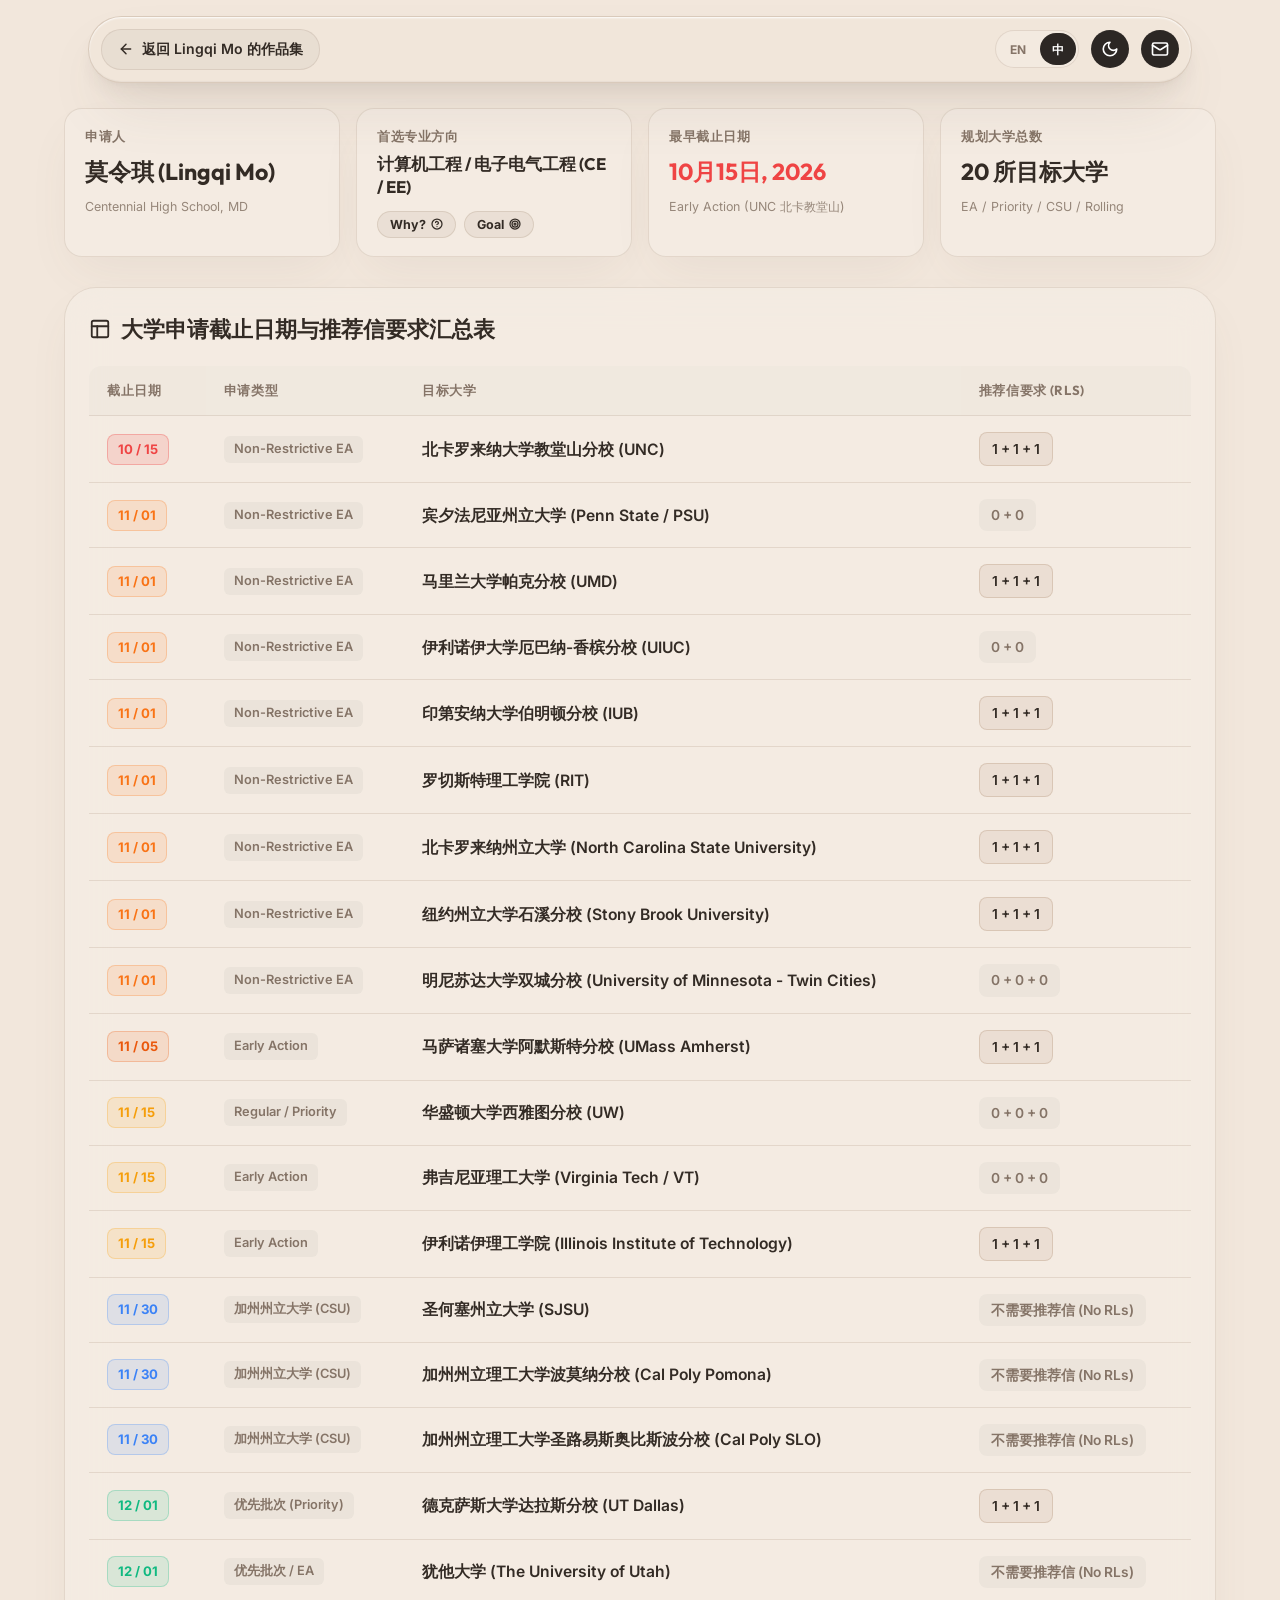
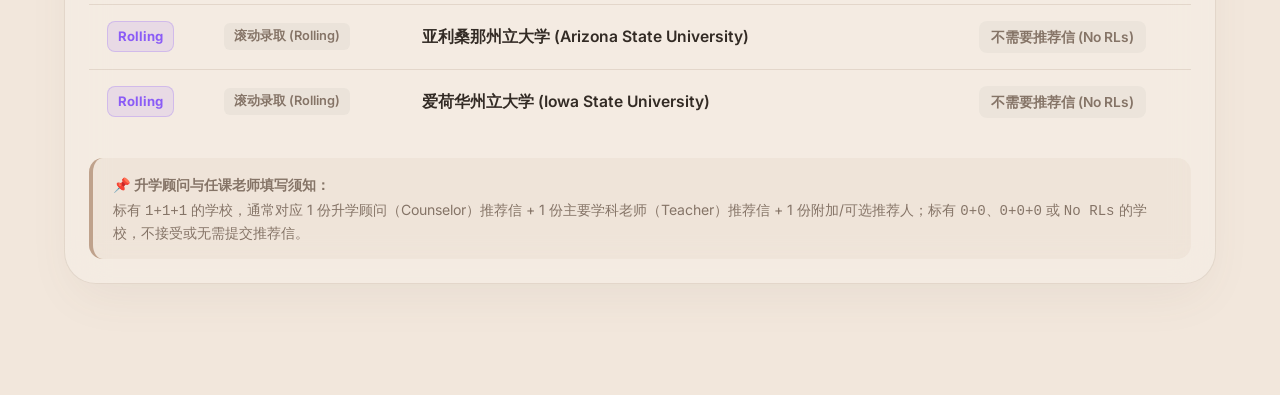
<file: cn/info.html>
<!DOCTYPE html>
<html lang="zh-CN">
<head>
  <meta charset="UTF-8">
  <meta name="viewport" content="width=device-width, initial-scale=1.0">
  <meta name="description" content="美本申请进度与推荐信要求看板 - 莫令琪 (Lingqi Mo)">
  <title>大学申请与推荐信规划看板 | 莫令琪 (Lingqi Mo)</title>
  
  <!-- Fonts -->
  <link rel="preconnect" href="https://fonts.googleapis.com">
  <link rel="preconnect" href="https://fonts.gstatic.com" crossorigin>
  <link href="https://fonts.googleapis.com/css2?family=Inter:wght@400;500;600;700&family=Outfit:wght@500;600;700;800&display=swap" rel="stylesheet">
  
  <!-- Theme Init Script -->
  <script>
    (function() {
      const savedTheme = localStorage.getItem('theme');
      if (savedTheme) {
        document.documentElement.setAttribute('data-theme', savedTheme);
      } else {
        const prefersDark = window.matchMedia('(prefers-color-scheme: dark)').matches;
        document.documentElement.setAttribute('data-theme', prefersDark ? 'dark' : 'light');
      }
    })();
  </script>
  
  <!-- CSS Styles -->
  <link rel="stylesheet" href="../css/styles.css?v=3">
  
  <style>
    /* 移除除主题切换按钮外的全局hover位移动画 */
    .summary-card,
    .table-container,
    .custom-table tr,
    .custom-table td,
    .back-nav-btn {
      transition: none !important;
      transform: none !important;
    }

    .summary-card:hover {
      transform: none !important;
      border-color: var(--glass-border) !important;
    }

    .custom-table tr:hover td {
      background: transparent !important;
    }

    .back-nav-btn:hover {
      transform: none !important;
      background: rgba(125, 125, 125, 0.08) !important;
      border-color: var(--glass-border) !important;
    }

    .summary-grid {
      display: grid;
      grid-template-columns: repeat(auto-fit, minmax(200px, 1fr));
      gap: 16px;
      margin-bottom: 30px;
    }

    .summary-card {
      background: var(--card-bg);
      border: 1px solid var(--glass-border);
      border-radius: 18px;
      padding: 18px 20px;
      display: flex;
      flex-direction: column;
      gap: 6px;
      backdrop-filter: blur(16px);
      -webkit-backdrop-filter: blur(16px);
      box-shadow: var(--glass-shadow);
    }

    .summary-card .label {
      font-size: 0.8rem;
      font-weight: 600;
      color: var(--text-secondary);
      text-transform: uppercase;
      letter-spacing: 0.04em;
    }

    .summary-card .value {
      font-family: var(--font-display);
      font-size: 1.45rem;
      font-weight: 700;
      color: var(--text-primary);
    }

    .summary-card .subtext {
      font-size: 0.78rem;
      color: var(--text-secondary);
      opacity: 0.85;
    }

    .target-major-val {
      font-size: 1.05rem !important;
      line-height: 1.35;
      font-weight: 700;
    }

    .target-action-row {
      display: flex;
      align-items: center;
      gap: 8px;
      margin-top: 6px;
    }

    .target-btn {
      display: inline-flex;
      align-items: center;
      gap: 5px;
      padding: 5px 12px;
      border-radius: 999px;
      font-size: 0.78rem;
      font-weight: 700;
      color: var(--text-primary);
      background: rgba(186, 166, 149, 0.18);
      border: 1px solid rgba(186, 166, 149, 0.35);
      cursor: pointer;
      transition: all 0.2s cubic-bezier(0.16, 1, 0.3, 1);
      text-decoration: none;
      font-family: inherit;
    }

    .target-btn:hover {
      background: rgba(186, 166, 149, 0.35);
      border-color: rgba(186, 166, 149, 0.6);
      transform: translateY(-1px);
    }

    /* Target Modal Styles (100% 墨水屏规范 / 二级窗口通用模板) */
    .target-modal-overlay {
      position: fixed;
      top: 0;
      left: 0;
      right: 0;
      bottom: 0;
      background: rgba(0, 0, 0, 0.4);
      backdrop-filter: blur(8px);
      -webkit-backdrop-filter: blur(8px);
      display: flex;
      align-items: center;
      justify-content: center;
      z-index: 100000;
      opacity: 0;
      visibility: hidden;
      transition: all 0.3s cubic-bezier(0.16, 1, 0.3, 1);
    }

    .target-modal-overlay.active {
      opacity: 1;
      visibility: visible;
    }

    .target-modal-container {
      background: rgba(246, 238, 230, 0.9);
      backdrop-filter: blur(16px);
      -webkit-backdrop-filter: blur(16px);
      border-radius: 20px;
      width: 95%;
      max-width: 1100px;
      height: 80vh;
      max-height: 90vh;
      box-shadow: 0 20px 40px rgba(0, 0, 0, 0.15);
      border: 1px solid var(--border-color, rgba(186, 166, 149, 0.35));
      transform: scale(0.95) translateY(10px);
      transition: all 0.3s cubic-bezier(0.16, 1, 0.3, 1);
      display: flex;
      flex-direction: column;
      overflow: hidden;
    }

    [data-theme="dark"] .target-modal-container {
      background: rgba(30, 26, 23, 0.7);
      border-color: rgba(222, 203, 183, 0.15);
    }

    .target-modal-overlay.active .target-modal-container {
      transform: scale(1) translateY(0);
    }

    .target-modal-header {
      padding: 18px 24px;
      border-bottom: 1px solid var(--border-color, rgba(186, 166, 149, 0.35));
      display: flex;
      justify-content: space-between;
      align-items: center;
      background: rgba(128, 128, 128, 0.03);
      flex-shrink: 0;
    }

    .target-modal-header-left {
      display: flex;
      align-items: center;
      gap: 18px;
      flex-wrap: wrap;
    }

    .target-modal-title {
      font-family: 'Outfit', sans-serif;
      font-size: 1.3rem;
      font-weight: 700;
      color: var(--text-color, #332b25);
      letter-spacing: -0.02em;
    }

    [data-theme="dark"] .target-modal-title {
      color: #f5ece3;
    }

    .target-modal-tabs {
      display: inline-flex;
      align-items: center;
      gap: 8px;
      background: rgba(186, 166, 149, 0.12);
      padding: 4px;
      border-radius: 999px;
    }

    [data-theme="dark"] .target-modal-tabs {
      background: rgba(255, 255, 255, 0.06);
    }

    .target-tab-btn {
      display: inline-flex;
      align-items: center;
      gap: 6px;
      padding: 6px 16px;
      border-radius: 999px;
      border: 1px solid transparent;
      background: transparent;
      color: var(--text-light, #857467);
      font-family: 'Outfit', sans-serif;
      font-size: 0.86rem;
      font-weight: 600;
      cursor: pointer;
      transition: all 0.22s cubic-bezier(0.16, 1, 0.3, 1);
    }

    [data-theme="dark"] .target-tab-btn {
      color: var(--text-light, #beb0a2);
    }

    .target-tab-btn:hover {
      color: var(--text-color, #332b25);
    }

    [data-theme="dark"] .target-tab-btn:hover {
      color: #f5ece3;
    }

    .target-tab-btn.active {
      background: var(--action-primary, #a37f65);
      color: #ffffff !important;
      border-color: rgba(163, 127, 101, 0.6);
      box-shadow: 0 4px 14px -2px rgba(163, 127, 101, 0.4);
    }

    .target-modal-close {
      background: rgba(0, 0, 0, 0.08);
      border: none;
      width: 32px;
      height: 32px;
      border-radius: 50%;
      display: flex;
      align-items: center;
      justify-content: center;
      font-size: 1.25rem;
      line-height: 1;
      color: var(--text-color, #332b25);
      cursor: pointer;
      transition: all 0.2s;
    }

    .target-modal-close:hover {
      background: #ef4444;
      color: #fff;
    }

    [data-theme="dark"] .target-modal-close {
      background: rgba(255, 255, 255, 0.15);
      color: #f5ece3;
    }

    [data-theme="dark"] .target-modal-close:hover {
      background: #ef4444;
      color: #fff;
    }

    .target-modal-body {
      padding: 24px;
      overflow-y: auto;
      flex: 1;
    }

    /* 100% 墨水屏规范 Protocol Table */
    .protocol-table {
      width: 100%;
      border-collapse: collapse;
      font-size: 0.9rem;
      color: var(--text-color, #332b25);
      border-radius: 12px;
      overflow: hidden;
      border: 1px solid var(--border-color, rgba(186, 166, 149, 0.35));
    }

    [data-theme="dark"] .protocol-table {
      color: #f5ece3;
      border-color: rgba(222, 203, 183, 0.15);
    }

    .protocol-table th,
    .protocol-table td {
      border: 1px solid var(--border-color, rgba(186, 166, 149, 0.35));
      padding: 14px 18px;
      text-align: left;
      vertical-align: top;
      line-height: 1.6;
    }

    [data-theme="dark"] .protocol-table th,
    [data-theme="dark"] .protocol-table td {
      border-color: rgba(222, 203, 183, 0.15);
    }

    .protocol-table th {
      background-color: rgba(128, 128, 128, 0.08);
      font-weight: 700;
      color: var(--text-color, #332b25);
      font-family: 'Outfit', sans-serif;
      letter-spacing: 0.02em;
    }

    [data-theme="dark"] .protocol-table th {
      color: #f5ece3;
      background-color: rgba(255, 255, 255, 0.04);
    }

    .protocol-table tr:nth-child(even) td {
      background-color: rgba(128, 128, 128, 0.02);
    }

    [data-theme="dark"] .protocol-table tr:nth-child(even) td {
      background-color: rgba(255, 255, 255, 0.02);
    }

    .protocol-table code {
      font-family: Consolas, Monaco, monospace;
      background: rgba(128, 128, 128, 0.1);
      padding: 2px 6px;
      border-radius: 6px;
      font-size: 0.85rem;
      color: #8c5333;
    }

    [data-theme="dark"] .protocol-table code {
      color: #e3bba2;
      background: rgba(255, 255, 255, 0.08);
    }

    /* 100% 墨水屏原版 Custom Webkit Scrollbars (无三角箭头按键) */
    .target-modal-container::-webkit-scrollbar,
    .target-modal-body::-webkit-scrollbar {
      width: 8px;
    }

    .target-modal-container::-webkit-scrollbar-button,
    .target-modal-body::-webkit-scrollbar-button {
      display: none !important;
      width: 0 !important;
      height: 0 !important;
    }

    .target-modal-container::-webkit-scrollbar-track,
    .target-modal-body::-webkit-scrollbar-track {
      background: rgba(100, 85, 75, 0.05);
      border-radius: 4px;
    }

    .target-modal-container::-webkit-scrollbar-thumb,
    .target-modal-body::-webkit-scrollbar-thumb {
      background: rgba(186, 166, 149, 0.4);
      border-radius: 4px;
    }

    .target-modal-container::-webkit-scrollbar-thumb:hover,
    .target-modal-body::-webkit-scrollbar-thumb:hover {
      background: rgba(163, 127, 101, 0.6);
    }

    [data-theme="dark"] .target-modal-container::-webkit-scrollbar-track,
    [data-theme="dark"] .target-modal-body::-webkit-scrollbar-track {
      background: rgba(255, 255, 255, 0.04);
    }

    [data-theme="dark"] .target-modal-container::-webkit-scrollbar-thumb,
    [data-theme="dark"] .target-modal-body::-webkit-scrollbar-thumb {
      background: rgba(222, 203, 183, 0.25);
    }

    [data-theme="dark"] .target-modal-container::-webkit-scrollbar-thumb:hover,
    [data-theme="dark"] .target-modal-body::-webkit-scrollbar-thumb:hover {
      background: rgba(222, 203, 183, 0.45);
    }

    .target-modal-pane {
      display: none;
    }

    .target-modal-pane.active {
      display: block;
      animation: targetPaneFadeIn 0.25s ease;
    }

    @keyframes targetPaneFadeIn {
      from { opacity: 0; transform: translateY(6px); }
      to { opacity: 1; transform: translateY(0); }
    }

    /* Target Essay Content Styling */
    .target-essay-body {
      max-width: 900px;
      margin: 0 auto;
      padding: 10px 12px 30px;
      color: var(--text-color, #332b25);
      line-height: 1.85;
      font-size: 1.02rem;
    }

    [data-theme="dark"] .target-essay-body {
      color: #f5ece3;
    }

    .target-essay-body p {
      margin-bottom: 20px;
      letter-spacing: 0.01em;
    }

    .target-essay-body p:last-child {
      margin-bottom: 0;
    }

    .target-essay-body strong {
      color: var(--text-color, #332b25);
      font-weight: 700;
    }

    [data-theme="dark"] .target-essay-body strong {
      color: #ffffff;
    }

    .target-essay-quote {
      margin: 24px 0;
      padding: 16px 22px;
      border-left: 4px solid var(--action-primary, #a37f65);
      background: rgba(186, 166, 149, 0.12);
      border-radius: 0 12px 12px 0;
      font-style: normal;
      font-weight: 500;
      font-size: 1.05rem;
      color: var(--text-color, #332b25);
    }

    [data-theme="dark"] .target-essay-quote {
      background: rgba(255, 255, 255, 0.05);
      color: #f5ece3;
    }

    .table-container {
      background: var(--card-bg);
      border: 1px solid var(--glass-border);
      border-radius: var(--card-border-radius);
      padding: 24px;
      box-shadow: var(--glass-shadow);
      backdrop-filter: blur(20px);
      -webkit-backdrop-filter: blur(20px);
      margin-bottom: 32px;
      overflow-x: auto;
    }

    .table-header-bar {
      display: flex;
      justify-content: space-between;
      align-items: center;
      margin-bottom: 20px;
      flex-wrap: wrap;
      gap: 12px;
    }

    .table-title {
      font-family: var(--font-display);
      font-size: 1.35rem;
      font-weight: 700;
      color: var(--text-primary);
      display: flex;
      align-items: center;
      gap: 10px;
    }

    .custom-table {
      width: 100%;
      border-collapse: separate;
      border-spacing: 0;
      font-size: 0.94rem;
      text-align: left;
    }

    .custom-table th {
      padding: 14px 18px;
      font-size: 0.82rem;
      font-weight: 700;
      text-transform: uppercase;
      letter-spacing: 0.05em;
      color: var(--text-secondary);
      border-bottom: 1px solid var(--glass-border);
      background: rgba(125, 125, 125, 0.03);
    }

    .custom-table th:first-child { border-top-left-radius: 12px; }
    .custom-table th:last-child { border-top-right-radius: 12px; }

    .custom-table td {
      padding: 16px 18px;
      border-bottom: 1px solid var(--glass-border);
      color: var(--text-primary);
      vertical-align: middle;
    }

    .custom-table tr:last-child td {
      border-bottom: none;
    }

    .dl-badge {
      display: inline-flex;
      align-items: center;
      padding: 4px 10px;
      border-radius: 8px;
      font-size: 0.82rem;
      font-weight: 700;
      white-space: nowrap;
    }

    .dl-badge.oct15 {
      background: rgba(239, 68, 68, 0.14);
      color: #ef4444;
      border: 1px solid rgba(239, 68, 68, 0.3);
    }

    .dl-badge.nov1 {
      background: rgba(249, 115, 22, 0.12);
      color: #f97316;
      border: 1px solid rgba(249, 115, 22, 0.25);
    }

    .dl-badge.nov15 {
      background: rgba(245, 158, 11, 0.12);
      color: #f59e0b;
      border: 1px solid rgba(245, 158, 11, 0.25);
    }

    .dl-badge.nov30 {
      background: rgba(59, 130, 246, 0.12);
      color: #3b82f6;
      border: 1px solid rgba(59, 130, 246, 0.25);
    }

    .dl-badge.dec1 {
      background: rgba(16, 185, 129, 0.12);
      color: #10b981;
      border: 1px solid rgba(16, 185, 129, 0.25);
    }

    .dl-badge.nov5 {
      background: rgba(234, 88, 12, 0.12);
      color: #ea580c;
      border: 1px solid rgba(234, 88, 12, 0.25);
    }

    .dl-badge.rolling {
      background: rgba(139, 92, 246, 0.12);
      color: #8b5cf6;
      border: 1px solid rgba(139, 92, 246, 0.25);
    }

    .type-pill {
      display: inline-block;
      font-size: 0.8rem;
      font-weight: 600;
      color: var(--text-secondary);
      background: rgba(125, 125, 125, 0.08);
      padding: 3px 10px;
      border-radius: 6px;
    }

    .school-name {
      font-weight: 600;
      font-size: 0.98rem;
      color: var(--text-primary);
    }

    .rl-tag {
      display: inline-flex;
      align-items: center;
      gap: 4px;
      padding: 5px 12px;
      border-radius: 8px;
      font-size: 0.86rem;
      font-weight: 600;
      white-space: nowrap;
    }

    .rl-tag.needed {
      background: rgba(191, 162, 140, 0.18);
      color: var(--text-primary);
      border: 1px solid rgba(191, 162, 140, 0.4);
    }

    .rl-tag.none {
      background: rgba(125, 125, 125, 0.07);
      color: var(--text-secondary);
    }

    .back-nav-btn {
      display: inline-flex;
      align-items: center;
      gap: 8px;
      padding: 8px 16px;
      border-radius: 20px;
      background: rgba(125, 125, 125, 0.08);
      border: 1px solid var(--glass-border);
      color: var(--text-primary);
      text-decoration: none;
      font-weight: 600;
      font-size: 0.88rem;
    }

    .counselor-callout {
      margin-top: 24px;
      padding: 16px 20px;
      border-radius: 14px;
      background: rgba(191, 162, 140, 0.1);
      border-left: 4px solid #bfa28c;
      font-size: 0.88rem;
      color: var(--text-secondary);
      line-height: 1.5;
    }

    @media (max-width: 768px) {
      .table-container { padding: 14px 10px; }
      .custom-table th, .custom-table td { padding: 10px 8px; font-size: 0.82rem; }
      .summary-grid { grid-template-columns: 1fr 1fr; }
      .email-pill { display: none; }
    }
  </style>
</head>
<body>

  <!-- 顶部悬浮导航栏 -->
  <header class="container">
    <div class="header-wrapper">
      <!-- 左侧：返回作品集按钮 -->
      <div class="header-left">
        <a href="index.html" class="back-nav-btn">
          <svg width="16" height="16" viewBox="0 0 24 24" fill="none" stroke="currentColor" stroke-width="2.2" stroke-linecap="round" stroke-linejoin="round">
            <line x1="19" y1="12" x2="5" y2="12"></line>
            <polyline points="12 19 5 12 12 5"></polyline>
          </svg>
          返回 Lingqi Mo 的作品集
        </a>
      </div>
      
      <!-- 右侧：中英切换、深浅色主题、邮箱胶囊 -->
      <div class="header-actions" style="margin-left: auto;">
        <div class="lang-switch">
          <span class="lang-btn" onclick="window.location.href='../en/info.html'">EN</span>
          <span class="lang-btn active" onclick="window.location.href='info.html'">中</span>
        </div>
        <button id="theme-toggle" class="action-btn-circle" title="切换主题">
          <svg class="sun-icon" width="18" height="18" viewBox="0 0 24 24" fill="none" stroke="currentColor" stroke-width="2.2" stroke-linecap="round" stroke-linejoin="round">
            <circle cx="12" cy="12" r="4"/>
            <path d="M12 2v2"/><path d="M12 20v2"/><path d="M4.93 4.93l1.41 1.41"/><path d="M17.66 17.66l1.41 1.41"/>
            <path d="M2 12h2"/><path d="M20 12h2"/><path d="M6.34 17.66l-1.41 1.41"/><path d="M19.07 4.93l-1.41 1.41"/>
          </svg>
          <svg class="moon-icon" width="18" height="18" viewBox="0 0 24 24" fill="none" stroke="currentColor" stroke-width="2.2" stroke-linecap="round" stroke-linejoin="round">
            <path d="M12 3a6 6 0 0 0 9 9 9 9 0 1 1-9-9Z"/>
          </svg>
        </button>
        <div class="email-pill">
          <span class="email-text">moss104088@gmail.com</span>
          <button class="action-btn-circle" title="复制邮箱" onclick="navigator.clipboard.writeText('moss104088@gmail.com')">
            <svg width="18" height="18" viewBox="0 0 24 24" fill="none" stroke="currentColor" stroke-width="2.2" stroke-linecap="round" stroke-linejoin="round">
              <rect width="20" height="16" x="2" y="4" rx="2"/>
              <path d="m22 7-8.97 5.7a1.94 1.94 0 0 1-2.06 0L2 7"/>
            </svg>
          </button>
        </div>
      </div>
    </div>
  </header>

  <main class="container main-content" style="padding-top: 108px;">
    
    <!-- 关键指标概览 -->
    <div class="summary-grid">
      <div class="summary-card">
        <span class="label">申请人</span>
        <span class="value">莫令琪 (Lingqi Mo)</span>
        <span class="subtext">Centennial High School, MD</span>
      </div>
      <div class="summary-card">
        <span class="label">首选专业方向</span>
        <span class="value target-major-val">计算机工程 / 电子电气工程 (CE / EE)</span>
        <div class="target-action-row">
          <button type="button" class="target-btn" onclick="openTargetModal('why')">
            <span>Why?</span>
            <svg width="12" height="12" viewBox="0 0 24 24" fill="none" stroke="currentColor" stroke-width="2.5" stroke-linecap="round" stroke-linejoin="round"><circle cx="12" cy="12" r="10"/><path d="M9.09 9a3 3 0 0 1 5.83 1c0 2-3 3-3 3"/><line x1="12" y1="17" x2="12.01" y2="17"/></svg>
          </button>
          <button type="button" class="target-btn" onclick="openTargetModal('goal')">
            <span>Goal</span>
            <svg width="12" height="12" viewBox="0 0 24 24" fill="none" stroke="currentColor" stroke-width="2.5" stroke-linecap="round" stroke-linejoin="round"><circle cx="12" cy="12" r="10"/><circle cx="12" cy="12" r="6"/><circle cx="12" cy="12" r="2"/></svg>
          </button>
        </div>
      </div>
      <div class="summary-card">
        <span class="label">最早截止日期</span>
        <span class="value" style="color: #ef4444;">10月15日, 2026</span>
        <span class="subtext">Early Action (UNC 北卡教堂山)</span>
      </div>
      <div class="summary-card">
        <span class="label">规划大学总数</span>
        <span class="value">20 所目标大学</span>
        <span class="subtext">EA / Priority / CSU / Rolling</span>
      </div>
    </div>

    <!-- 申请表格容器 -->
    <div class="table-container">
      <div class="table-header-bar">
        <div class="table-title">
          <svg width="22" height="22" viewBox="0 0 24 24" fill="none" stroke="currentColor" stroke-width="2" stroke-linecap="round" stroke-linejoin="round">
            <rect width="18" height="18" x="3" y="3" rx="2"/>
            <path d="M3 9h18"/>
            <path d="M9 21V9"/>
          </svg>
          大学申请截止日期与推荐信要求汇总表
        </div>
      </div>

      <table class="custom-table">
        <thead>
          <tr>
            <th>截止日期</th>
            <th>申请类型</th>
            <th>目标大学</th>
            <th>推荐信要求 (RLs)</th>
          </tr>
        </thead>
        <tbody>
          <!-- 10/15 UNC -->
          <tr>
            <td><span class="dl-badge oct15">10 / 15</span></td>
            <td><span class="type-pill">Non-Restrictive EA</span></td>
            <td><strong class="school-name">北卡罗来纳大学教堂山分校 (UNC)</strong></td>
            <td><span class="rl-tag needed">1 + 1 + 1</span></td>
          </tr>

          <!-- 11/01 Non-Restrictive EA -->
          <tr>
            <td><span class="dl-badge nov1">11 / 01</span></td>
            <td><span class="type-pill">Non-Restrictive EA</span></td>
            <td><strong class="school-name">宾夕法尼亚州立大学 (Penn State / PSU)</strong></td>
            <td><span class="rl-tag none">0 + 0</span></td>
          </tr>

          <tr>
            <td><span class="dl-badge nov1">11 / 01</span></td>
            <td><span class="type-pill">Non-Restrictive EA</span></td>
            <td><strong class="school-name">马里兰大学帕克分校 (UMD)</strong></td>
            <td><span class="rl-tag needed">1 + 1 + 1</span></td>
          </tr>

          <tr>
            <td><span class="dl-badge nov1">11 / 01</span></td>
            <td><span class="type-pill">Non-Restrictive EA</span></td>
            <td><strong class="school-name">伊利诺伊大学厄巴纳-香槟分校 (UIUC)</strong></td>
            <td><span class="rl-tag none">0 + 0</span></td>
          </tr>

          <tr>
            <td><span class="dl-badge nov1">11 / 01</span></td>
            <td><span class="type-pill">Non-Restrictive EA</span></td>
            <td><strong class="school-name">印第安纳大学伯明顿分校 (IUB)</strong></td>
            <td><span class="rl-tag needed">1 + 1 + 1</span></td>
          </tr>

          <tr>
            <td><span class="dl-badge nov1">11 / 01</span></td>
            <td><span class="type-pill">Non-Restrictive EA</span></td>
            <td><strong class="school-name">罗切斯特理工学院 (RIT)</strong></td>
            <td><span class="rl-tag needed">1 + 1 + 1</span></td>
          </tr>

          <tr>
            <td><span class="dl-badge nov1">11 / 01</span></td>
            <td><span class="type-pill">Non-Restrictive EA</span></td>
            <td><strong class="school-name">北卡罗来纳州立大学 (North Carolina State University)</strong></td>
            <td><span class="rl-tag needed">1 + 1 + 1</span></td>
          </tr>

          <tr>
            <td><span class="dl-badge nov1">11 / 01</span></td>
            <td><span class="type-pill">Non-Restrictive EA</span></td>
            <td><strong class="school-name">纽约州立大学石溪分校 (Stony Brook University)</strong></td>
            <td><span class="rl-tag needed">1 + 1 + 1</span></td>
          </tr>

          <tr>
            <td><span class="dl-badge nov1">11 / 01</span></td>
            <td><span class="type-pill">Non-Restrictive EA</span></td>
            <td><strong class="school-name">明尼苏达大学双城分校 (University of Minnesota - Twin Cities)</strong></td>
            <td><span class="rl-tag none">0 + 0 + 0</span></td>
          </tr>

          <!-- 11/05 EA -->
          <tr>
            <td><span class="dl-badge nov5">11 / 05</span></td>
            <td><span class="type-pill">Early Action</span></td>
            <td><strong class="school-name">马萨诸塞大学阿默斯特分校 (UMass Amherst)</strong></td>
            <td><span class="rl-tag needed">1 + 1 + 1</span></td>
          </tr>

          <!-- 11/15 Priority / EA -->
          <tr>
            <td><span class="dl-badge nov15">11 / 15</span></td>
            <td><span class="type-pill">Regular / Priority</span></td>
            <td><strong class="school-name">华盛顿大学西雅图分校 (UW)</strong></td>
            <td><span class="rl-tag none">0 + 0 + 0</span></td>
          </tr>

          <tr>
            <td><span class="dl-badge nov15">11 / 15</span></td>
            <td><span class="type-pill">Early Action</span></td>
            <td><strong class="school-name">弗吉尼亚理工大学 (Virginia Tech / VT)</strong></td>
            <td><span class="rl-tag none">0 + 0 + 0</span></td>
          </tr>

          <tr>
            <td><span class="dl-badge nov15">11 / 15</span></td>
            <td><span class="type-pill">Early Action</span></td>
            <td><strong class="school-name">伊利诺伊理工学院 (Illinois Institute of Technology)</strong></td>
            <td><span class="rl-tag needed">1 + 1 + 1</span></td>
          </tr>

          <!-- 11/30 CSU 加州州立系统 -->
          <tr>
            <td><span class="dl-badge nov30">11 / 30</span></td>
            <td><span class="type-pill">加州州立大学 (CSU)</span></td>
            <td><strong class="school-name">圣何塞州立大学 (SJSU)</strong></td>
            <td><span class="rl-tag none">不需要推荐信 (No RLs)</span></td>
          </tr>

          <tr>
            <td><span class="dl-badge nov30">11 / 30</span></td>
            <td><span class="type-pill">加州州立大学 (CSU)</span></td>
            <td><strong class="school-name">加州州立理工大学波莫纳分校 (Cal Poly Pomona)</strong></td>
            <td><span class="rl-tag none">不需要推荐信 (No RLs)</span></td>
          </tr>

          <tr>
            <td><span class="dl-badge nov30">11 / 30</span></td>
            <td><span class="type-pill">加州州立大学 (CSU)</span></td>
            <td><strong class="school-name">加州州立理工大学圣路易斯奥比斯波分校 (Cal Poly SLO)</strong></td>
            <td><span class="rl-tag none">不需要推荐信 (No RLs)</span></td>
          </tr>

          <!-- 12/01 优先批次 -->
          <tr>
            <td><span class="dl-badge dec1">12 / 01</span></td>
            <td><span class="type-pill">优先批次 (Priority)</span></td>
            <td><strong class="school-name">德克萨斯大学达拉斯分校 (UT Dallas)</strong></td>
            <td><span class="rl-tag needed">1 + 1 + 1</span></td>
          </tr>

          <tr>
            <td><span class="dl-badge dec1">12 / 01</span></td>
            <td><span class="type-pill">优先批次 / EA</span></td>
            <td><strong class="school-name">犹他大学 (The University of Utah)</strong></td>
            <td><span class="rl-tag none">不需要推荐信 (No RLs)</span></td>
          </tr>

          <!-- 滚动录取 Rolling -->
          <tr>
            <td><span class="dl-badge rolling">Rolling</span></td>
            <td><span class="type-pill">滚动录取 (Rolling)</span></td>
            <td><strong class="school-name">亚利桑那州立大学 (Arizona State University)</strong></td>
            <td><span class="rl-tag none">不需要推荐信 (No RLs)</span></td>
          </tr>

          <tr>
            <td><span class="dl-badge rolling">Rolling</span></td>
            <td><span class="type-pill">滚动录取 (Rolling)</span></td>
            <td><strong class="school-name">爱荷华州立大学 (Iowa State University)</strong></td>
            <td><span class="rl-tag none">不需要推荐信 (No RLs)</span></td>
          </tr>
        </tbody>
      </table>

      <div class="counselor-callout">
        <strong>📌 升学顾问与任课老师填写须知：</strong>
        <p style="margin: 4px 0 0;">标有 <code>1+1+1</code> 的学校，通常对应 1 份升学顾问（Counselor）推荐信 + 1 份主要学科老师（Teacher）推荐信 + 1 份附加/可选推荐人；标有 <code>0+0</code>、<code>0+0+0</code> 或 <code>No RLs</code> 的学校，不接受或无需提交推荐信。</p>
      </div>
    </div>
  </main>

  <!-- Protocol / Case Study Modal Overlay (Target Detail Modal: Why & Goal) -->
  <div class="target-modal-overlay" id="targetModal">
    <div class="target-modal-container">
      <div class="target-modal-header">
        <div class="target-modal-header-left">
          <span class="target-modal-title">计算机工程与电子电气工程 (CE / EE)</span>
          <div class="target-modal-tabs">
            <button type="button" class="target-tab-btn active" id="tabWhyBtn" onclick="switchTargetTab('why')">
              <span>为什么选择 CE / EE？</span>
            </button>
            <button type="button" class="target-tab-btn" id="tabGoalBtn" onclick="switchTargetTab('goal')">
              <span>未来学术与职业目标</span>
            </button>
          </div>
        </div>
        <button type="button" class="target-modal-close" onclick="closeTargetModal()" aria-label="关闭">&times;</button>
      </div>

      <div class="target-modal-body">
        <!-- Pane: Why -->
        <div id="paneWhy" class="target-modal-pane active">
          <div class="target-essay-body">
            <p>我最初并不是从硬件或电子工程开始的。高中大部分时间里，我看到自己更明确的方向是 User Experience、Human-Computer Interaction 和软件开发。我喜欢从一个简单的问题开始：为什么某样东西用起来让人沮丧？然后我可以观察人们的行为，重新思考界面或工作流，并做出让体验变好一点的东西。</p>
            
            <p><strong>CHSchat.xyz</strong> 是这种思考方式发展得最完整的项目之一。</p>
            
            <p>它最初是为 Centennial High School 的 Mr. VW 老师及其学生搭建的沟通平台，但随着时间推移，我意识到了不同工具之间割裂的工作流。我希望把原本分散在不同网站和工具中的校园生活各个部分整合起来。我与 Mr. Boring 和 Mr. Bartholomew 老师一起规划，将其打造成一个包含学校与社团资讯、活动、即时通讯、Eagle Time 选课、成绩计算器、食堂菜单、社区工具以及供未来他人扩展的开发者工具的综合平台。</p>
            
            <p>但即使像登录这样基础的功能，也成为了一项设计制约。仅仅在自己的电脑上做出一个可运行的认证页面是远远不够的；系统必须适配学生在 HCPSS 实际使用的 Microsoft 账户体系。</p>
            
            <div class="target-essay-quote">
              参与 CHSchat 的经历让我认识到：做出一个更好的产品，和让这个产品真正进入现实世界，是截然不同的两件事。
            </div>
            
            <p>在屏幕上，我可以不断完善几乎任何东西。我可以重新设计一个页面，更改工作流，添加新功能，甚至根据某位特定老师的需求去定制平台的某个部分。但一旦我开始认真思考将项目推广到自己项目之外时，问题就变了。</p>
            
            <p>一所学校可能已经在现有平台上存储了多年的数据，更好的界面并不能让这些数据轻松迁移。不同的学校依赖于不同的账户体系、设备和技术基础设施。在 Centennial，Chromebook 和学校账号已经成为日常学习生活的一部分。但当我思考同样的产品如何在中国学校运作时，我意识到自己不能想当然地假设每个学生在需要上一堂课时都有一台独立的 Chromebook 或电脑可用。</p>
            
            <p>到了那一刻，问题不再是如何设计一个更好的界面，而是变成了：如果用户一开始手里根本就没有承载这个界面的合适设备怎么办？</p>
            
            <p>那个问题推动我走向了硬件。</p>
            
            <p>我开始尝试制作低成本的课堂答题设备和墨水屏（e-ink）沟通工具。与其假设学校应该先围绕我的软件建立起整套设备生态，我开始对相反的方向感兴趣：围绕一个真实需求设计简单的物理设备，并使其足够便宜，让真正部署它变得切实可行。</p>
            
            <p>我目前的硬件原型仍然高度依赖现成的微控制器（microcontrollers）、显示屏和其他模块。我可以把这些部件连接起来，编写软件，让原型运行起来。但这种经历也让我目前知识储备的局限性变得更加清晰可见。</p>
            
            <p>把各个模块组装拼凑到一个原型可以工作，与设计出一款紧凑、可靠、便宜、省电且切实可行的量产产品之间，存在着巨大的鸿沟。要跨越这一差距，我需要理解我正在使用的模块底层到底在发生什么：电路设计、PCB 设计、电子元器件、嵌入式系统、电源管理、通信、固件（firmware），以及软硬件协同设计的方式。</p>
            
            <p>这也是为什么转向计算机工程（Computer Engineering）或电子工程（Electrical Engineering）对我而言并不意味着放弃 HCI。</p>
            
            <div class="target-essay-quote">
              这更像是顺着同一个问题，向更深的一层探究。
            </div>
            
            <p>我从探究如何让界面更好用开始。CHSchat 促使我思考整个系统如何融入现实的机构环境中。随后硬件让我追问：在这个系统底层，究竟应该存在一种怎样的设备？</p>
            
            <p>计算机工程尤为吸引我，因为它正处于软件与硬件的交界处。电子工程吸引我，是因为它能让我对我目前主要通过成品模块接触到的电路、电子元器件和物理系统有更深入的理解。</p>
            
            <p>这两者都能为我补全产品开发过程中目前依然缺失的关键一环。</p>
          </div>
        </div>

        <!-- Pane: Goal -->
        <div id="paneGoal" class="target-modal-pane">
          <div class="target-essay-body">
            <p>我的目标并不是离开 User Experience，成为一个只关注电路参数或者只关注代码是否运行的工程师。</p>
            
            <p>我反而希望保留自己已经形成的那种工作方式：先找到人的问题，再决定应该用什么技术解决，而不是先拥有一种技术，再寻找可以把它放进去的地方。</p>
            
            <p>CHSchat 对我来说是一个很重要的起点，因为它让我学会怎样从学生和老师每天真实经历的摩擦出发，把很多零散的问题重新组织成一个系统。但它也让我认识到，一个产品最终是否有价值，并不只取决于它的 interface 是否直观。成本、设备条件、兼容性、维护、数据迁移、学校现有的 infrastructure，甚至一个老师愿不愿意改变自己已经使用多年的 workflow，都可能决定一个设计最终能不能存在于现实中。</p>
            
            <p>所以大学阶段，我希望补上自己目前无法独立完成的工程部分：circuits、PCB design、embedded systems、computer architecture、electronics、firmware，以及 hardware-software integration。</p>
            
            <p>更长期来看，我希望拥有一种从问题一直做到产品底层的能力。</p>
            
            <p>当我发现一个老师需要更简单的课堂互动方式时，我不希望自己的选择只有“再做一个网页”；当某个学校没有足够的个人计算设备时，我也不希望只能得出“这个软件无法部署”的结论。我希望自己能够继续往下设计——改变通信方式，改变设备结构，重新考虑成本，甚至重新设计承载这个 interaction 的硬件本身。</p>
            
            <p>我想做的不是为了证明技术复杂而复杂的产品。</p>
            
            <p>我更感兴趣的是那些看起来也许很普通，但能够真正进入人的生活的东西：一个学校买得起的课堂设备，一个老师不需要重新学习整套系统就能使用的工具，一个学生拿起来几秒钟就知道应该怎么操作的产品。</p>
            
            <p>最终，我希望把 UX/HCI 对人的理解、software development 的实现能力，以及 CE/EE 对 physical technology 的控制能力 放在同一个过程中。</p>
            
            <p>对我来说，真正完整的产品设计应该可以从一句：</p>
            <p style="padding-left: 16px; font-weight: 700; color: var(--text-color, #332b25); font-size: 1.08rem;">“这里为什么这么难用？”</p>
            
            <p>一直走到：</p>
            <p style="padding-left: 16px; font-weight: 700; color: var(--text-color, #332b25); font-size: 1.08rem;">“那我们能不能重新设计它？”</p>
          </div>
        </div>
      </div>
    </div>
  </div>

  <script>
    // 主题切换支持
    const themeToggleBtn = document.getElementById('theme-toggle');
    if (themeToggleBtn) {
      themeToggleBtn.addEventListener('click', () => {
        const currentTheme = document.documentElement.getAttribute('data-theme') || 'light';
        const newTheme = currentTheme === 'dark' ? 'light' : 'dark';
        document.documentElement.setAttribute('data-theme', newTheme);
        localStorage.setItem('theme', newTheme);
      });
    }

    // 专业详情弹窗控制
    function openTargetModal(tab) {
      const modal = document.getElementById('targetModal');
      if (!modal) return;
      modal.classList.add('active');
      document.body.style.overflow = 'hidden';
      switchTargetTab(tab || 'why');
    }

    function closeTargetModal() {
      const modal = document.getElementById('targetModal');
      if (!modal) return;
      modal.classList.remove('active');
      document.body.style.overflow = '';
    }

    function switchTargetTab(tab) {
      const paneWhy = document.getElementById('paneWhy');
      const paneGoal = document.getElementById('paneGoal');
      const tabWhyBtn = document.getElementById('tabWhyBtn');
      const tabGoalBtn = document.getElementById('tabGoalBtn');

      if (tab === 'goal') {
        if (paneWhy) paneWhy.classList.remove('active');
        if (paneGoal) paneGoal.classList.add('active');
        if (tabWhyBtn) tabWhyBtn.classList.remove('active');
        if (tabGoalBtn) tabGoalBtn.classList.add('active');
      } else {
        if (paneWhy) paneWhy.classList.add('active');
        if (paneGoal) paneGoal.classList.remove('active');
        if (tabWhyBtn) tabWhyBtn.classList.add('active');
        if (tabGoalBtn) tabGoalBtn.classList.remove('active');
      }
    }

    document.addEventListener('DOMContentLoaded', () => {
      const modal = document.getElementById('targetModal');
      if (modal) {
        modal.addEventListener('click', (e) => {
          if (e.target === modal) closeTargetModal();
        });
      }
      document.addEventListener('keydown', (e) => {
        if (e.key === 'Escape') closeTargetModal();
      });
    });
  </script>
</body>
</html>
</file>
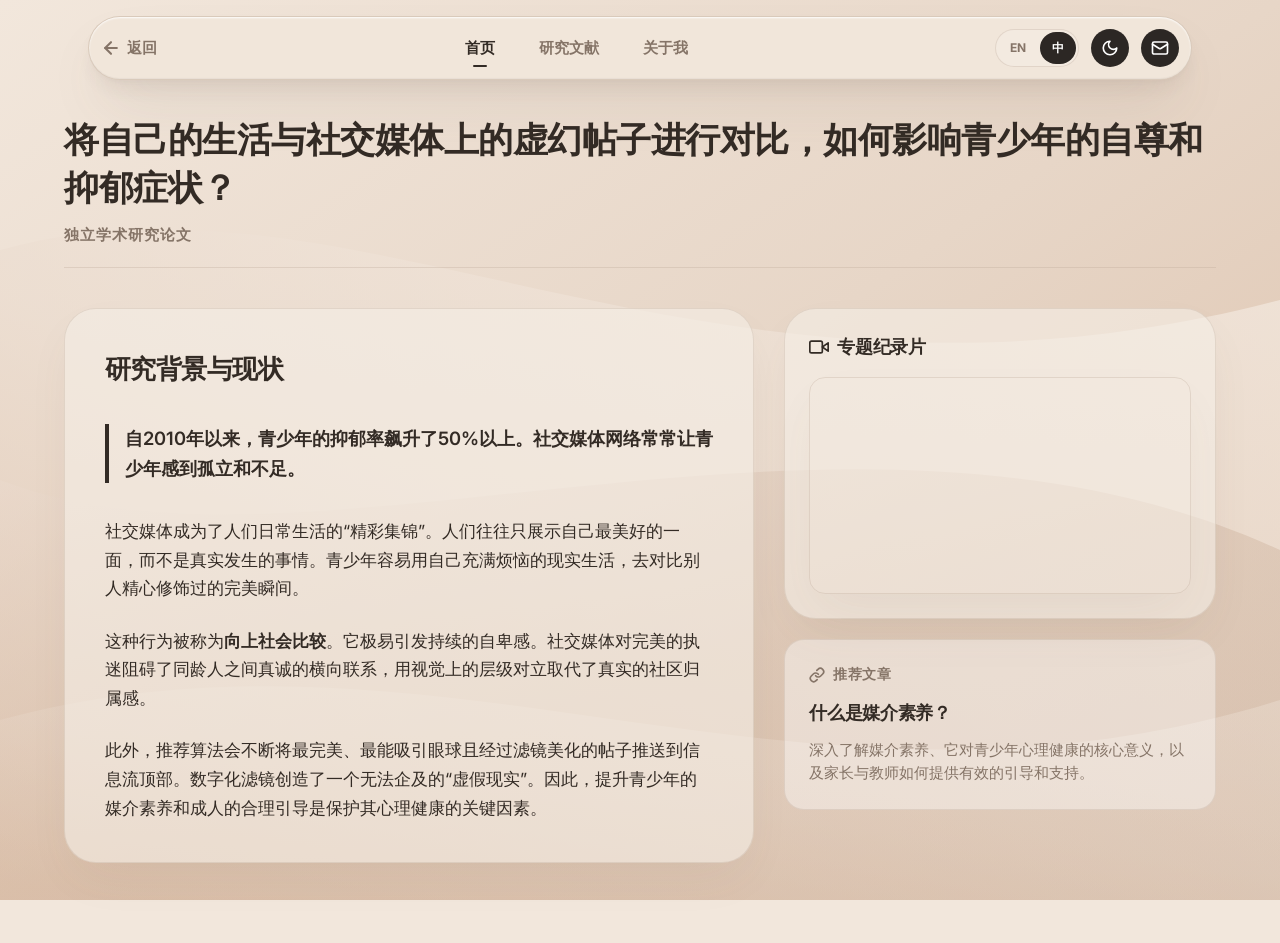
<file: cn/socialmediaportfolio.html>
<!DOCTYPE html>
<html lang="zh-CN">
<head>
  <meta charset="UTF-8">
  <meta name="viewport" content="width=device-width, initial-scale=1.0">
  <meta name="description" content="社交媒体与青少年心理健康 - 莫令琪的独立学术研究网页">
  <title>研究：社交媒体与青少年心理健康</title>
  
  <!-- Fonts -->
  <link rel="preconnect" href="https://fonts.googleapis.com">
  <link rel="preconnect" href="https://fonts.gstatic.com" crossorigin>
  <link href="https://fonts.googleapis.com/css2?family=Inter:wght@400;500;600;700&family=Outfit:wght@500;600;700;800&display=swap" rel="stylesheet">
  
  <!-- Theme Init Script (Must be in head to avoid flash of theme style) -->
  <script>
    (function() {
      const savedTheme = localStorage.getItem('theme');
      if (savedTheme) {
        document.documentElement.setAttribute('data-theme', savedTheme);
      } else {
        const prefersDark = window.matchMedia('(prefers-color-scheme: dark)').matches;
        document.documentElement.setAttribute('data-theme', prefersDark ? 'dark' : 'light');
      }
    })();
  </script>
  
  <!-- CSS Styles -->
  <link rel="stylesheet" href="../css/styles.css?v=3">
  
  <style>
    /* Dedicated Page Enhancements */
    .back-home-btn {
      display: inline-flex;
      align-items: center;
      gap: 6px;
      text-decoration: none;
      color: var(--text-secondary);
      font-weight: 500;
      font-size: 0.95rem;
      transition: color 0.2s, transform 0.2s;
    }
    .back-home-btn:hover {
      color: var(--text-primary);
      transform: translateX(-2px);
    }
    .paper-hero {
      text-align: center;
      padding: 40px 20px;
      margin-bottom: 30px;
      background: var(--card-bg);
      border: 1px solid var(--glass-border);
      border-radius: var(--card-border-radius);
      box-shadow: var(--glass-shadow);
      backdrop-filter: blur(20px);
      -webkit-backdrop-filter: blur(20px);
    }
    .paper-hero h2 {
      font-family: var(--font-display);
      font-size: 2.25rem;
      font-weight: 800;
      color: var(--text-primary);
      margin-bottom: 12px;
      line-height: 1.25;
    }
    .paper-hero .subtitle {
      font-size: 1.1rem;
      color: var(--text-secondary);
      font-weight: 500;
    }
    .section-grid {
      display: grid;
      grid-template-columns: 1.6fr 1fr;
      gap: 30px;
    }
    @media (max-width: 960px) {
      .section-grid {
        grid-template-columns: 1fr;
      }
    }
    .media-card {
      display: flex;
      flex-direction: column;
      gap: 20px;
    }
    .video-wrapper {
      position: relative;
      padding-bottom: 56.25%; /* 16:9 aspect ratio */
      height: 0;
      overflow: hidden;
      border-radius: 16px;
      border: 1px solid var(--glass-border);
      box-shadow: var(--glass-shadow);
    }
    .video-wrapper iframe {
      position: absolute;
      top: 0;
      left: 0;
      width: 100%;
      height: 100%;
      border: 0;
    }
    .interactive-link-card {
      padding: 24px;
      background: rgba(255, 255, 255, 0.4);
      border: 1px solid var(--glass-border);
      border-radius: 20px;
      display: flex;
      flex-direction: column;
      gap: 12px;
      transition: all 0.3s ease;
    }
    [data-theme="dark"] .interactive-link-card {
      background: rgba(255, 255, 255, 0.05);
    }
    .interactive-link-card:hover {
      transform: translateY(-2px);
      background: var(--card-bg-hover);
      box-shadow: var(--glass-shadow);
    }
    .doc-item {
      padding: 20px;
      background: rgba(255, 255, 255, 0.3);
      border: 1px solid var(--glass-border);
      border-radius: 16px;
      display: flex;
      justify-content: space-between;
      align-items: center;
      transition: all 0.2s ease;
    }
    [data-theme="dark"] .doc-item {
      background: rgba(255, 255, 255, 0.03);
    }
    .doc-item:hover {
      background: var(--card-bg-hover);
      transform: scale(1.01);
    }
    .doc-info {
      display: flex;
      align-items: center;
      gap: 16px;
    }
    .doc-icon {
      width: 48px;
      height: 48px;
      border-radius: 12px;
      background: var(--text-primary);
      color: var(--action-btn-text);
      display: flex;
      align-items: center;
      justify-content: center;
      flex-shrink: 0;
    }
    .doc-name {
      font-family: var(--font-display);
      font-weight: 600;
      color: var(--text-primary);
      margin-bottom: 4px;
    }
    .doc-meta {
      font-size: 0.85rem;
      color: var(--text-secondary);
    }
    .download-btn {
      display: inline-flex;
      align-items: center;
      gap: 8px;
      padding: 10px 18px;
      background: var(--text-primary);
      color: var(--action-btn-text);
      border-radius: 14px;
      text-decoration: none;
      font-family: var(--font-display);
      font-weight: 600;
      font-size: 0.85rem;
      transition: all 0.2s ease;
    }
    .download-btn:hover {
      opacity: 0.9;
      transform: translateY(-1px);
    }
    .thanks-badge {
      display: inline-block;
      padding: 6px 12px;
      background: rgba(186, 143, 119, 0.2);
      color: #b36b43;
      border-radius: 10px;
      font-size: 0.85rem;
      font-weight: 600;
      margin-bottom: 12px;
      font-family: var(--font-display);
    }
    [data-theme="dark"] .thanks-badge {
      background: rgba(186, 143, 119, 0.15);
      color: #e39d73;
    }
  </style>
</head>
<body>
  
  <!-- Smooth Organic Sand Dunes Background -->
  <div class="dune-bg">
    <svg viewBox="0 0 1440 900" preserveAspectRatio="none">
      <defs>
        <linearGradient id="dune-grad-1" x1="0%" y1="0%" x2="100%" y2="100%">
          <stop offset="0%" stop-color="#f2e7dc" />
          <stop offset="50%" stop-color="#e7d6c7" />
          <stop offset="100%" stop-color="#dcbfa8" />
        </linearGradient>
        <linearGradient id="dune-grad-2" x1="10% " y1="100%" x2="90%" y2="0%">
          <stop offset="0%" stop-color="#dcbfa8" />
          <stop offset="50%" stop-color="#ebdccf" />
          <stop offset="100%" stop-color="#f5ece3" />
        </linearGradient>
        <linearGradient id="dune-grad-3" x1="0%" y1="0%" x2="100%" y2="100%">
          <stop offset="0%" stop-color="#ecdcd0" />
          <stop offset="50%" stop-color="#ceb29c" />
          <stop offset="100%" stop-color="#bfa28c" />
        </linearGradient>
      </defs>
      <rect width="100%" height="100%" fill="url(#dune-grad-1)" />
      <path d="M0 250 C 400 150, 800 450, 1440 300 L 1440 900 L 0 900 Z" fill="url(#dune-grad-2)" opacity="0.65" />
      <path d="M0 480 C 350 600, 950 350, 1440 550 L 1440 900 L 0 900 Z" fill="url(#dune-grad-3)" opacity="0.4" />
      <path d="M0 720 C 500 600, 900 850, 1440 700 L 1440 900 L 0 900 Z" fill="url(#dune-grad-2)" opacity="0.3" />
    </svg>
  </div>

  <!-- Floating Pill Header -->
  <header class="container">
    <div class="header-wrapper">
      <div class="logo-section">
        <a href="../cn/index.html" class="back-home-btn" title="返回个人主页">
          <svg width="20" height="20" viewBox="0 0 24 24" fill="none" stroke="currentColor" stroke-width="2.5" stroke-linecap="round" stroke-linejoin="round"><line x1="19" y1="12" x2="5" y2="12"/><polyline points="12 19 5 12 12 5"/></svg>
          <span style="font-family: var(--font-display); font-weight: 600;">返回</span>
        </a>
      </div>
      
      <nav class="navigation-bar">
        <div class="nav-active-pill" style="transition: all 0.3s cubic-bezier(0.4, 0, 0.2, 1);"></div>
        <button class="nav-tab active" data-tab="home">
          <span class="tab-icon">
            <svg width="20" height="20" viewBox="0 0 24 24" fill="none" stroke="currentColor" stroke-width="2" stroke-linecap="round" stroke-linejoin="round"><path d="m3 9 9-7 9 7v11a2 2 0 0 1-2 2H5a2 2 0 0 1-2-2z"/><polyline points="9 22 9 12 15 12 15 22"/></svg>
          </span>
          <span class="tab-text">首页</span>
        </button>
        <button class="nav-tab" data-tab="documents">
          <span class="tab-icon">
            <svg width="20" height="20" viewBox="0 0 24 24" fill="none" stroke="currentColor" stroke-width="2" stroke-linecap="round" stroke-linejoin="round"><path d="M14 2H6a2 2 0 0 0-2 2v16a2 2 0 0 0 2 2h12a2 2 0 0 0 2-2V8z"/><polyline points="14 2 14 8 20 8"/></svg>
          </span>
          <span class="tab-text">研究文献</span>
        </button>
        <button class="nav-tab" data-tab="about">
          <span class="tab-icon">
            <svg width="20" height="20" viewBox="0 0 24 24" fill="none" stroke="currentColor" stroke-width="2" stroke-linecap="round" stroke-linejoin="round"><path d="M20 21v-2a4 4 0 0 0-4-4H8a4 4 0 0 0-4 4v2"/><circle cx="12" cy="7" r="4"/></svg>
          </span>
          <span class="tab-text">关于我</span>
        </button>
      </nav>

      <div class="header-actions">
        <div class="lang-switch">
          <span class="lang-btn">EN</span>
          <span class="lang-btn active">中</span>
        </div>
        <button id="theme-toggle" class="action-btn-circle" title="切换主题">
          <svg class="sun-icon" width="18" height="18" viewBox="0 0 24 24" fill="none" stroke="currentColor" stroke-width="2.2" stroke-linecap="round" stroke-linejoin="round">
            <circle cx="12" cy="12" r="4"/>
            <path d="M12 2v2"/>
            <path d="M12 20v2"/>
            <path d="M4.93 4.93l1.41 1.41"/>
            <path d="M17.66 17.66l1.41 1.41"/>
            <path d="M2 12h2"/>
            <path d="M20 12h2"/>
            <path d="M6.34 17.66l-1.41 1.41"/>
            <path d="M19.07 4.93l-1.41 1.41"/>
          </svg>
          <svg class="moon-icon" width="18" height="18" viewBox="0 0 24 24" fill="none" stroke="currentColor" stroke-width="2.2" stroke-linecap="round" stroke-linejoin="round">
            <path d="M12 3a6 6 0 0 0 9 9 9 9 0 1 1-9-9Z"/>
          </svg>
        </button>
        <div class="email-pill">
          <span class="email-text">lmo4803@inst.hcpss.org</span>
          <button class="action-btn-circle" title="联系邮箱">
            <svg width="18" height="18" viewBox="0 0 24 24" fill="none" stroke="currentColor" stroke-width="2.2" stroke-linecap="round" stroke-linejoin="round">
              <rect width="20" height="16" x="2" y="4" rx="2"/>
              <path d="m22 7-8.97 5.7a1.94 1.94 0 0 1-2.06 0L2 7"/>
            </svg>
          </button>
        </div>
      </div>
    </div>
  </header>

  <main class="container main-content">
    

    <!-- TAB 1: Home Page -->
    <div id="home" class="tab-content active">
      <!-- Research Title Banner -->
      <div style="margin-bottom: 40px; padding: 20px 0; border-bottom: 1px solid var(--glass-border);">
        <h1 style="
          font-family: var(--font-display);
          font-size: 2.2rem;
          font-weight: 800;
          color: var(--text-primary);
          line-height: 1.35;
          margin-bottom: 12px;
          letter-spacing: -0.5px;
        ">将自己的生活与社交媒体上的虚幻帖子进行对比，如何影响青少年的自尊和抑郁症状？</h1>
        <div style="
          font-size: 0.95rem;
          color: var(--text-secondary);
          font-weight: 600;
          text-transform: uppercase;
          letter-spacing: 1px;
        ">独立学术研究论文</div>
      </div>

      <div class="section-grid">
        <!-- Text details -->
        <div class="glass-card" style="padding: 40px; display: flex; flex-direction: column; gap: 24px;">
          <h3 style="font-family: var(--font-display); font-size: 1.6rem; font-weight: 700;">研究背景与现状</h3>
          
          <p style="font-size: 1.15rem; font-weight: 600; color: var(--text-primary); line-height: 1.6; border-left: 4px solid var(--text-primary); padding-left: 16px; margin: 10px 0;">
            自2010年以来，青少年的抑郁率飙升了50%以上。社交媒体网络常常让青少年感到孤立和不足。
          </p>

          <p style="color: var(--text-primary); font-size: 1.05rem; line-height: 1.7;">
            社交媒体成为了人们日常生活的“精彩集锦”。人们往往只展示自己最美好的一面，而不是真实发生的事情。青少年容易用自己充满烦恼的现实生活，去对比别人精心修饰过的完美瞬间。
          </p>

          <p style="color: var(--text-primary); font-size: 1.05rem; line-height: 1.7;">
            这种行为被称为<strong>向上社会比较</strong>。它极易引发持续的自卑感。社交媒体对完美的执迷阻碍了同龄人之间真诚的横向联系，用视觉上的层级对立取代了真实的社区归属感。
          </p>

          <p style="color: var(--text-primary); font-size: 1.05rem; line-height: 1.7;">
            此外，推荐算法会不断将最完美、最能吸引眼球且经过滤镜美化的帖子推送到信息流顶部。数字化滤镜创造了一个无法企及的“虚假现实”。因此，提升青少年的媒介素养和成人的合理引导是保护其心理健康的关键因素。
          </p>
        </div>

        <!-- Video & External Links -->
        <div class="media-card">
          <!-- Video Section -->
          <div class="glass-card" style="padding: 24px;">
            <h4 style="font-family: var(--font-display); font-size: 1.1rem; font-weight: 700; margin-bottom: 16px; display: flex; align-items: center; gap: 8px;">
              <svg width="20" height="20" viewBox="0 0 24 24" fill="none" stroke="currentColor" stroke-width="2" stroke-linecap="round" stroke-linejoin="round"><polygon points="23 7 16 12 23 17 23 7"/><rect x="1" y="5" width="15" height="14" rx="2" ry="2"/></svg>
              专题纪录片
            </h4>
            <div class="video-wrapper">
              <iframe src="https://www.youtube.com/embed/wXLf1GfL7W0" title="How Social Media Affects Teens' Mental Health" allow="accelerometer; autoplay; clipboard-write; encrypted-media; gyroscope; picture-in-picture" allowfullscreen></iframe>
            </div>
          </div>

          <!-- Article Link -->
          <a href="https://www.commonsensemedia.org/articles/what-is-media-literacy-and-why-is-it-important" target="_blank" class="interactive-link-card" style="text-decoration: none; color: inherit;">
            <div style="display: flex; align-items: center; gap: 8px; color: var(--text-secondary); font-family: var(--font-display); font-size: 0.85rem; font-weight: 600; text-transform: uppercase; letter-spacing: 0.5px;">
              <svg width="16" height="16" viewBox="0 0 24 24" fill="none" stroke="currentColor" stroke-width="2.5" stroke-linecap="round" stroke-linejoin="round"><path d="M10 13a5 5 0 0 0 7.54.54l3-3a5 5 0 0 0-7.07-7.07l-1.72 1.71"/><path d="M14 11a5 5 0 0 0-7.54-.54l-3 3a5 5 0 0 0 7.07 7.07l1.71-1.71"/></svg>
              推荐文章
            </div>
            <h4 style="font-family: var(--font-display); font-size: 1.15rem; font-weight: 700; color: var(--text-primary);">什么是媒介素养？</h4>
            <p style="font-size: 0.95rem; color: var(--text-secondary); line-height: 1.5; margin: 0;">
              深入了解媒介素养、它对青少年心理健康的核心意义，以及家长与教师如何提供有效的引导和支持。
            </p>
          </a>
        </div>
      </div>
    </div>

    <!-- TAB 2: Research Documents -->
    <div id="documents" class="tab-content">
      <div class="glass-card" style="padding: 40px; display: flex; flex-direction: column; gap: 32px;">
        <div>
          <h3 style="font-family: var(--font-display); font-size: 1.6rem; font-weight: 700; margin-bottom: 16px;">研究方法与概述</h3>
          <p style="color: var(--text-primary); font-size: 1.05rem; line-height: 1.7;">
            本研究采用了双重方法。文献研究（次级研究）分析了现有的关于社会比较与推荐算法机制的心理学文献。一手研究（初级研究）包括对五位心理学和社交媒体技术领域的专家进行的半结构化访谈。
          </p>
        </div>

        <div style="display: flex; flex-direction: column; gap: 16px;">
          <h4 style="font-family: var(--font-display); font-size: 1.25rem; font-weight: 700; margin-bottom: 8px;">完整研究文档</h4>
          
          <!-- Document 1: Annotated Bibliography -->
          <div class="doc-item">
            <div class="doc-info">
              <div class="doc-icon">
                <svg width="24" height="24" viewBox="0 0 24 24" fill="none" stroke="currentColor" stroke-width="2" stroke-linecap="round" stroke-linejoin="round"><path d="M14 2H6a2 2 0 0 0-2 2v16a2 2 0 0 0 2 2h12a2 2 0 0 0 2-2V8z"/><polyline points="14 2 14 8 20 8"/></svg>
              </div>
              <div>
                <div class="doc-name">文献注释 (Annotated Bibliography)</div>
                <div class="doc-meta">核心学术文献综述与引用文献分析列表</div>
              </div>
            </div>
            <span class="download-btn" style="background: var(--glass-border); color: var(--text-secondary); opacity: 0.75; cursor: not-allowed; box-shadow: none;">
              <span>未上传</span>
            </span>
          </div>

          <!-- Document 2: Research Proposal -->
          <div class="doc-item">
            <div class="doc-info">
              <div class="doc-icon">
                <svg width="24" height="24" viewBox="0 0 24 24" fill="none" stroke="currentColor" stroke-width="2" stroke-linecap="round" stroke-linejoin="round"><path d="M14 2H6a2 2 0 0 0-2 2v16a2 2 0 0 0 2 2h12a2 2 0 0 0 2-2V8z"/><polyline points="14 2 14 8 20 8"/></svg>
              </div>
              <div>
                <div class="doc-name">研究开题报告 (Research Proposal)</div>
                <div class="doc-meta">初始研究问题、研究方法设计与学术规划书</div>
              </div>
            </div>
            <span class="download-btn" style="background: var(--glass-border); color: var(--text-secondary); opacity: 0.75; cursor: not-allowed; box-shadow: none;">
              <span>未上传</span>
            </span>
          </div>

          <!-- Document 3: Expert Interviews -->
          <div class="doc-item">
            <div class="doc-info">
              <div class="doc-icon">
                <svg width="24" height="24" viewBox="0 0 24 24" fill="none" stroke="currentColor" stroke-width="2" stroke-linecap="round" stroke-linejoin="round"><path d="M14 2H6a2 2 0 0 0-2 2v16a2 2 0 0 0 2 2h12a2 2 0 0 0 2-2V8z"/><polyline points="14 2 14 8 20 8"/></svg>
              </div>
              <div>
                <div class="doc-name">专家访谈纪要 (Expert Interviews)</div>
                <div class="doc-meta">与五位心理学及技术专家的半结构化访谈纪要与总结</div>
              </div>
            </div>
            <span class="download-btn" style="background: var(--glass-border); color: var(--text-secondary); opacity: 0.75; cursor: not-allowed; box-shadow: none;">
              <span>未上传</span>
            </span>
          </div>

          <!-- Document 4: Data & Surveys -->
          <div class="doc-item">
            <div class="doc-info">
              <div class="doc-icon">
                <svg width="24" height="24" viewBox="0 0 24 24" fill="none" stroke="currentColor" stroke-width="2" stroke-linecap="round" stroke-linejoin="round"><path d="M14 2H6a2 2 0 0 0-2 2v16a2 2 0 0 0 2 2h12a2 2 0 0 0 2-2V8z"/><polyline points="14 2 14 8 20 8"/></svg>
              </div>
              <div>
                <div class="doc-name">研究数据 (Research Data)</div>
                <div class="doc-meta">初级研究核心统计指标与社会调查数据图表</div>
              </div>
            </div>
            <span class="download-btn" style="background: var(--glass-border); color: var(--text-secondary); opacity: 0.75; cursor: not-allowed; box-shadow: none;">
              <span>未上传</span>
            </span>
          </div>

          <!-- Document 5: Presentations -->
          <div class="doc-item">
            <div class="doc-info">
              <div class="doc-icon">
                <svg width="24" height="24" viewBox="0 0 24 24" fill="none" stroke="currentColor" stroke-width="2" stroke-linecap="round" stroke-linejoin="round"><path d="M14 2H6a2 2 0 0 0-2 2v16a2 2 0 0 0 2 2h12a2 2 0 0 0 2-2V8z"/><polyline points="14 2 14 8 20 8"/></svg>
              </div>
              <div>
                <div class="doc-name">学术汇报演示 (Research Presentations)</div>
                <div class="doc-meta">项目汇报幻灯片、可视化总结及演讲稿</div>
              </div>
            </div>
            <span class="download-btn" style="background: var(--glass-border); color: var(--text-secondary); opacity: 0.75; cursor: not-allowed; box-shadow: none;">
              <span>未上传</span>
            </span>
          </div>

          <!-- Document 6: Final Paper Draft -->
          <div class="doc-item">
            <div class="doc-info">
              <div class="doc-info">
                <div class="doc-icon">
                  <svg width="24" height="24" viewBox="0 0 24 24" fill="none" stroke="currentColor" stroke-width="2" stroke-linecap="round" stroke-linejoin="round"><path d="M14 2H6a2 2 0 0 0-2 2v16a2 2 0 0 0 2 2h12a2 2 0 0 0 2-2V8z"/><polyline points="14 2 14 8 20 8"/></svg>
                </div>
                <div>
                  <div class="doc-name">最终学术论文 (Final Research Paper)</div>
                  <div class="doc-meta">关于社交媒体与青少年心理健康的完整论文草稿 (Google Doc 链接)</div>
                </div>
              </div>
            </div>
            <a href="https://docs.google.com/document/d/1rUIpeeo4i0vMsokK29yRQnajaEuHI24fhXiQurTn2J4/edit?tab=t.0" target="_blank" class="download-btn">
              <span>查看草稿</span>
              <svg width="14" height="14" viewBox="0 0 24 24" fill="none" stroke="currentColor" stroke-width="2.5" stroke-linecap="round" stroke-linejoin="round"><line x1="5" y1="12" x2="19" y2="12"/><polyline points="12 5 19 12 12 19"/></svg>
            </a>
          </div>
        </div>
      </div>
    </div>

    <!-- TAB 3: About Me & Thanks -->
    <div id="about" class="tab-content">
      <div class="glass-card" style="padding: 40px; display: flex; flex-direction: column; gap: 32px;">
        
        <div>
          <h3 style="font-family: var(--font-display); font-size: 1.6rem; font-weight: 700; margin-bottom: 16px;">关于研究员</h3>
          <p style="color: var(--text-primary); font-size: 1.05rem; line-height: 1.7; margin-bottom: 16px;">
            我是<strong>莫令琪 (Lingqi Mo)</strong>。我开展这项独立研究是为了探索为什么社交媒体对比会对青少年的心理健康造成伤害。在这个项目中，我了解到社交媒体平台的设计旨在以牺牲自尊为代价来捕获注意力。认识到这些网络塑造并不是现实，是打破这一恶性循环的第一步。
          </p>
        </div>

        <hr style="border: 0; border-top: 1px solid var(--glass-border);">

        <div>
          <span class="thanks-badge">致谢</span>
          <h3 style="font-family: var(--font-display); font-size: 1.4rem; font-weight: 700; margin-bottom: 12px;">导师致谢</h3>
          <p style="color: var(--text-primary); font-size: 1.05rem; line-height: 1.7;">
            我想要由衷感谢我的指导老师 <strong>Mrs. Toni Ireland</strong>。在整个独立研究过程中，她为我提供了悉心的指导、鼓励和宝贵的学术支持。
          </p>
        </div>
      </div>
    </div>

  </main>

  <!-- JS Logic for Tabs, Theme, and Language Switches -->
  <script>
    // Tab switching logic
    const tabs = document.querySelectorAll('.nav-tab');
    const sections = document.querySelectorAll('.tab-content');
    const activePill = document.querySelector('.nav-active-pill');
    const mainContent = document.querySelector('.main-content');
    const tabOrder = ['home', 'documents', 'about'];
    let isTransitioning = false;

    function updateActivePill() {
      const activeTab = document.querySelector('.nav-tab.active');
      if (activeTab && activePill) {
        activePill.style.width = `${activeTab.offsetWidth}px`;
        activePill.style.height = `${activeTab.offsetHeight}px`;
        activePill.style.left = `${activeTab.offsetLeft}px`;
        activePill.style.top = `${activeTab.offsetTop}px`;
      }
    }

    tabs.forEach(tab => {
      tab.addEventListener('click', () => {
        if (isTransitioning) return;

        const targetTab = tab.getAttribute('data-tab');
        const activeTabBtn = document.querySelector('.nav-tab.active');
        const currentTab = activeTabBtn ? activeTabBtn.getAttribute('data-tab') : null;

        if (currentTab === targetTab) return;

        isTransitioning = true;

        const currentIndex = tabOrder.indexOf(currentTab);
        const targetIndex = tabOrder.indexOf(targetTab);
        const direction = targetIndex > currentIndex ? 'forward' : 'backward';

        // 1. Mark active tab button immediately
        tabs.forEach(t => t.classList.remove('active'));
        tab.classList.add('active');

        const currentSection = document.getElementById(currentTab);
        const targetSection = document.getElementById(targetTab);

        if (currentSection && targetSection) {
          // 2. Set up transition direction and active classes
          mainContent.classList.add('transitioning', direction);
          currentSection.classList.add('leaving');
          targetSection.classList.add('active', 'entering');

          // Scroll to top
          window.scrollTo(0, 0);

          // 3. Wait for the animation to complete (800ms)
          setTimeout(() => {
            currentSection.classList.remove('active', 'leaving');
            targetSection.classList.remove('entering');
            mainContent.classList.remove('transitioning', 'forward', 'backward');
            isTransitioning = false;
          }, 800);
        } else {
          // Fallback
          sections.forEach(s => s.classList.remove('active'));
          if (targetSection) {
            targetSection.classList.add('active');
          }
          window.scrollTo(0, 0);
          isTransitioning = false;
        }

        // Reposition active indicator pill
        setTimeout(updateActivePill, 20);
      });
    });

    // Run on init and resize
    window.addEventListener('load', () => {
      setTimeout(updateActivePill, 100);
    });
    window.addEventListener('resize', updateActivePill);

    // Theme Switch logic matching main website
    const themeBtn = document.getElementById('theme-toggle');
    if (themeBtn) {
      themeBtn.addEventListener('click', () => {
        const currentTheme = document.documentElement.getAttribute('data-theme');
        const nextTheme = currentTheme === 'dark' ? 'light' : 'dark';
        document.documentElement.setAttribute('data-theme', nextTheme);
        localStorage.setItem('theme', nextTheme);
      });
    }

    // Language Toggle logic matching main website
    const langBtns = document.querySelectorAll('.lang-switch .lang-btn');
    langBtns.forEach(btn => {
      btn.addEventListener('click', () => {
        const isClickingZh = btn.textContent.trim() === '中';
        const currentPath = window.location.pathname;
        const isLocalFile = window.location.protocol === 'file:';
        
        let targetUrl = '';
        if (isClickingZh) {
          if (currentPath.includes('/en/')) {
            targetUrl = currentPath.replace('/en/', '/cn/');
          } else {
            // We are at root, go to cn/paper.html
            const filename = currentPath.substring(currentPath.lastIndexOf('/') + 1) || 'index.html';
            targetUrl = isLocalFile ? `../cn/${filename}` : `/cn/${filename}`;
          }
        } else {
          if (currentPath.includes('/cn/')) {
            targetUrl = currentPath.replace('/cn/', '/en/');
          } else {
            // We are at root, go to en/paper.html
            const filename = currentPath.substring(currentPath.lastIndexOf('/') + 1) || 'index.html';
            targetUrl = isLocalFile ? `../en/${filename}` : `/en/${filename}`;
          }
        }
        
        if (targetUrl) {
          window.location.href = targetUrl;
        }
      });
    });
  </script>
</body>
</html>
</file>
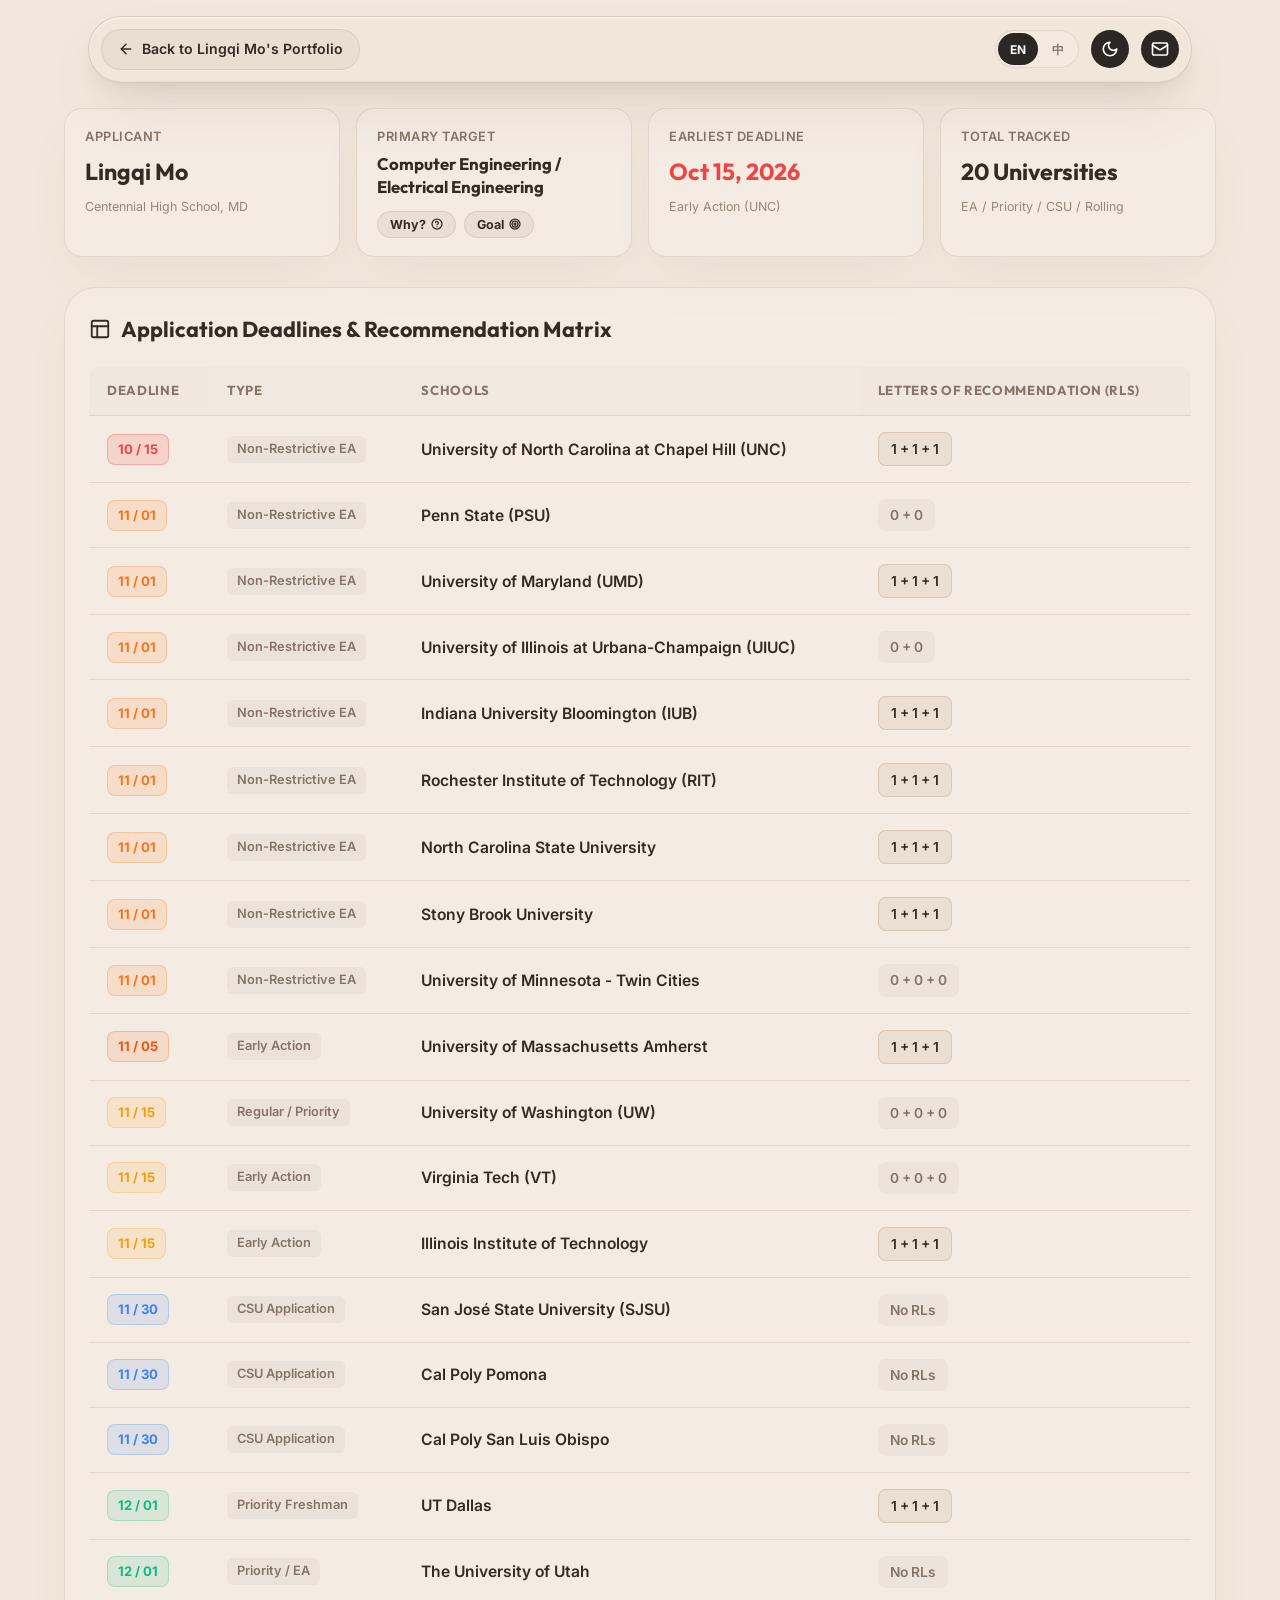
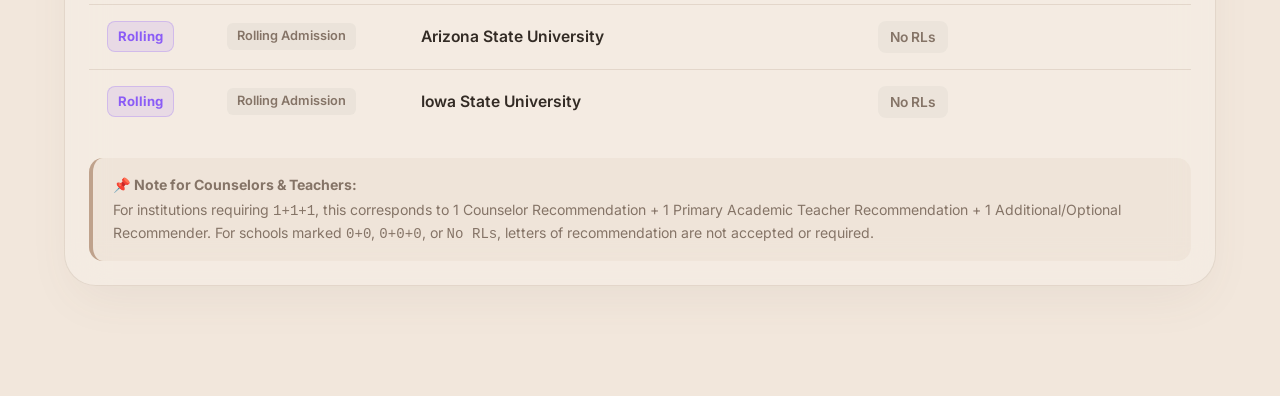
<file: en/info.html>
<!DOCTYPE html>
<html lang="en">
<head>
  <meta charset="UTF-8">
  <meta name="viewport" content="width=device-width, initial-scale=1.0">
  <meta name="description" content="College Application & Recommendation Letter Tracking Matrix - Lingqi Mo">
  <title>Application & Recommendation Tracker | Lingqi Mo</title>
  
  <!-- Fonts -->
  <link rel="preconnect" href="https://fonts.googleapis.com">
  <link rel="preconnect" href="https://fonts.gstatic.com" crossorigin>
  <link href="https://fonts.googleapis.com/css2?family=Inter:wght@400;500;600;700&family=Outfit:wght@500;600;700;800&display=swap" rel="stylesheet">
  
  <!-- Theme Init Script -->
  <script>
    (function() {
      const savedTheme = localStorage.getItem('theme');
      if (savedTheme) {
        document.documentElement.setAttribute('data-theme', savedTheme);
      } else {
        const prefersDark = window.matchMedia('(prefers-color-scheme: dark)').matches;
        document.documentElement.setAttribute('data-theme', prefersDark ? 'dark' : 'light');
      }
    })();
  </script>
  
  <!-- CSS Styles -->
  <link rel="stylesheet" href="../css/styles.css?v=3">
  
  <style>
    /* Remove hover animations on cards, table rows, and buttons (except theme-toggle) */
    .summary-card,
    .table-container,
    .custom-table tr,
    .custom-table td,
    .back-nav-btn {
      transition: none !important;
      transform: none !important;
    }

    .summary-card:hover {
      transform: none !important;
      border-color: var(--glass-border) !important;
    }

    .custom-table tr:hover td {
      background: transparent !important;
    }

    .back-nav-btn:hover {
      transform: none !important;
      background: rgba(125, 125, 125, 0.08) !important;
      border-color: var(--glass-border) !important;
    }

    .summary-grid {
      display: grid;
      grid-template-columns: repeat(auto-fit, minmax(200px, 1fr));
      gap: 16px;
      margin-bottom: 30px;
    }

    .summary-card {
      background: var(--card-bg);
      border: 1px solid var(--glass-border);
      border-radius: 18px;
      padding: 18px 20px;
      display: flex;
      flex-direction: column;
      gap: 6px;
      backdrop-filter: blur(16px);
      -webkit-backdrop-filter: blur(16px);
      box-shadow: var(--glass-shadow);
    }

    .summary-card .label {
      font-size: 0.8rem;
      font-weight: 600;
      color: var(--text-secondary);
      text-transform: uppercase;
      letter-spacing: 0.04em;
    }

    .summary-card .value {
      font-family: var(--font-display);
      font-size: 1.45rem;
      font-weight: 700;
      color: var(--text-primary);
    }

    .summary-card .subtext {
      font-size: 0.78rem;
      color: var(--text-secondary);
      opacity: 0.85;
    }

    .target-major-val {
      font-size: 1.05rem !important;
      line-height: 1.35;
      font-weight: 700;
    }

    .target-action-row {
      display: flex;
      align-items: center;
      gap: 8px;
      margin-top: 6px;
    }

    .target-btn {
      display: inline-flex;
      align-items: center;
      gap: 5px;
      padding: 5px 12px;
      border-radius: 999px;
      font-size: 0.78rem;
      font-weight: 700;
      color: var(--text-primary);
      background: rgba(186, 166, 149, 0.18);
      border: 1px solid rgba(186, 166, 149, 0.35);
      cursor: pointer;
      transition: all 0.2s cubic-bezier(0.16, 1, 0.3, 1);
      text-decoration: none;
      font-family: inherit;
    }

    .target-btn:hover {
      background: rgba(186, 166, 149, 0.35);
      border-color: rgba(186, 166, 149, 0.6);
      transform: translateY(-1px);
    }

    /* Target Modal Styles (100% 墨水屏规范 / 二级窗口通用模板) */
    .target-modal-overlay {
      position: fixed;
      top: 0;
      left: 0;
      right: 0;
      bottom: 0;
      background: rgba(0, 0, 0, 0.4);
      backdrop-filter: blur(8px);
      -webkit-backdrop-filter: blur(8px);
      display: flex;
      align-items: center;
      justify-content: center;
      z-index: 100000;
      opacity: 0;
      visibility: hidden;
      transition: all 0.3s cubic-bezier(0.16, 1, 0.3, 1);
    }

    .target-modal-overlay.active {
      opacity: 1;
      visibility: visible;
    }

    .target-modal-container {
      background: rgba(246, 238, 230, 0.9);
      backdrop-filter: blur(16px);
      -webkit-backdrop-filter: blur(16px);
      border-radius: 20px;
      width: 95%;
      max-width: 1100px;
      height: 80vh;
      max-height: 90vh;
      box-shadow: 0 20px 40px rgba(0, 0, 0, 0.15);
      border: 1px solid var(--border-color, rgba(186, 166, 149, 0.35));
      transform: scale(0.95) translateY(10px);
      transition: all 0.3s cubic-bezier(0.16, 1, 0.3, 1);
      display: flex;
      flex-direction: column;
      overflow: hidden;
    }

    [data-theme="dark"] .target-modal-container {
      background: rgba(30, 26, 23, 0.7);
      border-color: rgba(222, 203, 183, 0.15);
    }

    .target-modal-overlay.active .target-modal-container {
      transform: scale(1) translateY(0);
    }

    .target-modal-header {
      padding: 18px 24px;
      border-bottom: 1px solid var(--border-color, rgba(186, 166, 149, 0.35));
      display: flex;
      justify-content: space-between;
      align-items: center;
      background: rgba(128, 128, 128, 0.03);
      flex-shrink: 0;
    }

    .target-modal-header-left {
      display: flex;
      align-items: center;
      gap: 18px;
      flex-wrap: wrap;
    }

    .target-modal-title {
      font-family: 'Outfit', sans-serif;
      font-size: 1.3rem;
      font-weight: 700;
      color: var(--text-color, #332b25);
      letter-spacing: -0.02em;
    }

    [data-theme="dark"] .target-modal-title {
      color: #f5ece3;
    }

    .target-modal-tabs {
      display: inline-flex;
      align-items: center;
      gap: 8px;
      background: rgba(186, 166, 149, 0.12);
      padding: 4px;
      border-radius: 999px;
    }

    [data-theme="dark"] .target-modal-tabs {
      background: rgba(255, 255, 255, 0.06);
    }

    .target-tab-btn {
      display: inline-flex;
      align-items: center;
      gap: 6px;
      padding: 6px 16px;
      border-radius: 999px;
      border: 1px solid transparent;
      background: transparent;
      color: var(--text-light, #857467);
      font-family: 'Outfit', sans-serif;
      font-size: 0.86rem;
      font-weight: 600;
      cursor: pointer;
      transition: all 0.22s cubic-bezier(0.16, 1, 0.3, 1);
    }

    [data-theme="dark"] .target-tab-btn {
      color: var(--text-light, #beb0a2);
    }

    .target-tab-btn:hover {
      color: var(--text-color, #332b25);
    }

    [data-theme="dark"] .target-tab-btn:hover {
      color: #f5ece3;
    }

    .target-tab-btn.active {
      background: var(--action-primary, #a37f65);
      color: #ffffff !important;
      border-color: rgba(163, 127, 101, 0.6);
      box-shadow: 0 4px 14px -2px rgba(163, 127, 101, 0.4);
    }

    .target-modal-close {
      background: rgba(0, 0, 0, 0.08);
      border: none;
      width: 32px;
      height: 32px;
      border-radius: 50%;
      display: flex;
      align-items: center;
      justify-content: center;
      font-size: 1.25rem;
      line-height: 1;
      color: var(--text-color, #332b25);
      cursor: pointer;
      transition: all 0.2s;
    }

    .target-modal-close:hover {
      background: #ef4444;
      color: #fff;
    }

    [data-theme="dark"] .target-modal-close {
      background: rgba(255, 255, 255, 0.15);
      color: #f5ece3;
    }

    [data-theme="dark"] .target-modal-close:hover {
      background: #ef4444;
      color: #fff;
    }

    .target-modal-body {
      padding: 24px;
      overflow-y: auto;
      flex: 1;
    }

    /* 100% 墨水屏规范 Protocol Table */
    .protocol-table {
      width: 100%;
      border-collapse: collapse;
      font-size: 0.9rem;
      color: var(--text-color, #332b25);
      border-radius: 12px;
      overflow: hidden;
      border: 1px solid var(--border-color, rgba(186, 166, 149, 0.35));
    }

    [data-theme="dark"] .protocol-table {
      color: #f5ece3;
      border-color: rgba(222, 203, 183, 0.15);
    }

    .protocol-table th,
    .protocol-table td {
      border: 1px solid var(--border-color, rgba(186, 166, 149, 0.35));
      padding: 14px 18px;
      text-align: left;
      vertical-align: top;
      line-height: 1.6;
    }

    [data-theme="dark"] .protocol-table th,
    [data-theme="dark"] .protocol-table td {
      border-color: rgba(222, 203, 183, 0.15);
    }

    .protocol-table th {
      background-color: rgba(128, 128, 128, 0.08);
      font-weight: 700;
      color: var(--text-color, #332b25);
      font-family: 'Outfit', sans-serif;
      letter-spacing: 0.02em;
    }

    [data-theme="dark"] .protocol-table th {
      color: #f5ece3;
      background-color: rgba(255, 255, 255, 0.04);
    }

    .protocol-table tr:nth-child(even) td {
      background-color: rgba(128, 128, 128, 0.02);
    }

    [data-theme="dark"] .protocol-table tr:nth-child(even) td {
      background-color: rgba(255, 255, 255, 0.02);
    }

    .protocol-table code {
      font-family: Consolas, Monaco, monospace;
      background: rgba(128, 128, 128, 0.1);
      padding: 2px 6px;
      border-radius: 6px;
      font-size: 0.85rem;
      color: #8c5333;
    }

    [data-theme="dark"] .protocol-table code {
      color: #e3bba2;
      background: rgba(255, 255, 255, 0.08);
    }

    /* 100% 墨水屏原版 Custom Webkit Scrollbars (无三角箭头按键) */
    .target-modal-container::-webkit-scrollbar,
    .target-modal-body::-webkit-scrollbar {
      width: 8px;
    }

    .target-modal-container::-webkit-scrollbar-button,
    .target-modal-body::-webkit-scrollbar-button {
      display: none !important;
      width: 0 !important;
      height: 0 !important;
    }

    .target-modal-container::-webkit-scrollbar-track,
    .target-modal-body::-webkit-scrollbar-track {
      background: rgba(100, 85, 75, 0.05);
      border-radius: 4px;
    }

    .target-modal-container::-webkit-scrollbar-thumb,
    .target-modal-body::-webkit-scrollbar-thumb {
      background: rgba(186, 166, 149, 0.4);
      border-radius: 4px;
    }

    .target-modal-container::-webkit-scrollbar-thumb:hover,
    .target-modal-body::-webkit-scrollbar-thumb:hover {
      background: rgba(163, 127, 101, 0.6);
    }

    [data-theme="dark"] .target-modal-container::-webkit-scrollbar-track,
    [data-theme="dark"] .target-modal-body::-webkit-scrollbar-track {
      background: rgba(255, 255, 255, 0.04);
    }

    [data-theme="dark"] .target-modal-container::-webkit-scrollbar-thumb,
    [data-theme="dark"] .target-modal-body::-webkit-scrollbar-thumb {
      background: rgba(222, 203, 183, 0.25);
    }

    [data-theme="dark"] .target-modal-container::-webkit-scrollbar-thumb:hover,
    [data-theme="dark"] .target-modal-body::-webkit-scrollbar-thumb:hover {
      background: rgba(222, 203, 183, 0.45);
    }

    .target-modal-pane {
      display: none;
    }

    .target-modal-pane.active {
      display: block;
      animation: targetPaneFadeIn 0.25s ease;
    }

    @keyframes targetPaneFadeIn {
      from { opacity: 0; transform: translateY(6px); }
      to { opacity: 1; transform: translateY(0); }
    }

    /* Target Essay Content Styling */
    .target-essay-body {
      max-width: 900px;
      margin: 0 auto;
      padding: 10px 12px 30px;
      color: var(--text-color, #332b25);
      line-height: 1.82;
      font-size: 1.02rem;
    }

    [data-theme="dark"] .target-essay-body {
      color: #f5ece3;
    }

    .target-essay-body p {
      margin-bottom: 20px;
      letter-spacing: 0.01em;
    }

    .target-essay-body p:last-child {
      margin-bottom: 0;
    }

    .target-essay-body strong {
      color: var(--text-color, #332b25);
      font-weight: 700;
    }

    [data-theme="dark"] .target-essay-body strong {
      color: #ffffff;
    }

    .target-essay-lead {
      font-size: 1.12rem;
      font-weight: 600;
      line-height: 1.75;
      padding-bottom: 16px;
      border-bottom: 1px solid var(--border-color, rgba(186, 166, 149, 0.35));
      margin-bottom: 24px !important;
      color: var(--text-color, #332b25);
    }

    [data-theme="dark"] .target-essay-lead {
      color: #ffffff;
    }

    .target-essay-quote {
      margin: 24px 0;
      padding: 16px 22px;
      border-left: 4px solid var(--action-primary, #a37f65);
      background: rgba(186, 166, 149, 0.12);
      border-radius: 0 12px 12px 0;
      font-style: italic;
      font-size: 1.05rem;
      color: var(--text-color, #332b25);
    }

    [data-theme="dark"] .target-essay-quote {
      background: rgba(255, 255, 255, 0.05);
      color: #f5ece3;
    }

    .table-container {
      background: var(--card-bg);
      border: 1px solid var(--glass-border);
      border-radius: var(--card-border-radius);
      padding: 24px;
      box-shadow: var(--glass-shadow);
      backdrop-filter: blur(20px);
      -webkit-backdrop-filter: blur(20px);
      margin-bottom: 32px;
      overflow-x: auto;
    }

    .table-header-bar {
      display: flex;
      justify-content: space-between;
      align-items: center;
      margin-bottom: 20px;
      flex-wrap: wrap;
      gap: 12px;
    }

    .table-title {
      font-family: var(--font-display);
      font-size: 1.35rem;
      font-weight: 700;
      color: var(--text-primary);
      display: flex;
      align-items: center;
      gap: 10px;
    }

    .custom-table {
      width: 100%;
      border-collapse: separate;
      border-spacing: 0;
      font-size: 0.94rem;
      text-align: left;
    }

    .custom-table th {
      padding: 14px 18px;
      font-size: 0.82rem;
      font-weight: 700;
      text-transform: uppercase;
      letter-spacing: 0.05em;
      color: var(--text-secondary);
      border-bottom: 1px solid var(--glass-border);
      background: rgba(125, 125, 125, 0.03);
    }

    .custom-table th:first-child { border-top-left-radius: 12px; }
    .custom-table th:last-child { border-top-right-radius: 12px; }

    .custom-table td {
      padding: 16px 18px;
      border-bottom: 1px solid var(--glass-border);
      color: var(--text-primary);
      vertical-align: middle;
    }

    .custom-table tr:last-child td {
      border-bottom: none;
    }

    .dl-badge {
      display: inline-flex;
      align-items: center;
      padding: 4px 10px;
      border-radius: 8px;
      font-size: 0.82rem;
      font-weight: 700;
      white-space: nowrap;
    }

    .dl-badge.oct15 {
      background: rgba(239, 68, 68, 0.14);
      color: #ef4444;
      border: 1px solid rgba(239, 68, 68, 0.3);
    }

    .dl-badge.nov1 {
      background: rgba(249, 115, 22, 0.12);
      color: #f97316;
      border: 1px solid rgba(249, 115, 22, 0.25);
    }

    .dl-badge.nov15 {
      background: rgba(245, 158, 11, 0.12);
      color: #f59e0b;
      border: 1px solid rgba(245, 158, 11, 0.25);
    }

    .dl-badge.nov30 {
      background: rgba(59, 130, 246, 0.12);
      color: #3b82f6;
      border: 1px solid rgba(59, 130, 246, 0.25);
    }

    .dl-badge.dec1 {
      background: rgba(16, 185, 129, 0.12);
      color: #10b981;
      border: 1px solid rgba(16, 185, 129, 0.25);
    }

    .dl-badge.nov5 {
      background: rgba(234, 88, 12, 0.12);
      color: #ea580c;
      border: 1px solid rgba(234, 88, 12, 0.25);
    }

    .dl-badge.rolling {
      background: rgba(139, 92, 246, 0.12);
      color: #8b5cf6;
      border: 1px solid rgba(139, 92, 246, 0.25);
    }

    .type-pill {
      display: inline-block;
      font-size: 0.8rem;
      font-weight: 600;
      color: var(--text-secondary);
      background: rgba(125, 125, 125, 0.08);
      padding: 3px 10px;
      border-radius: 6px;
    }

    .school-name {
      font-weight: 600;
      font-size: 0.98rem;
      color: var(--text-primary);
    }

    .rl-tag {
      display: inline-flex;
      align-items: center;
      gap: 4px;
      padding: 5px 12px;
      border-radius: 8px;
      font-size: 0.86rem;
      font-weight: 600;
      white-space: nowrap;
    }

    .rl-tag.needed {
      background: rgba(191, 162, 140, 0.18);
      color: var(--text-primary);
      border: 1px solid rgba(191, 162, 140, 0.4);
    }

    .rl-tag.none {
      background: rgba(125, 125, 125, 0.07);
      color: var(--text-secondary);
    }

    .back-nav-btn {
      display: inline-flex;
      align-items: center;
      gap: 8px;
      padding: 8px 16px;
      border-radius: 20px;
      background: rgba(125, 125, 125, 0.08);
      border: 1px solid var(--glass-border);
      color: var(--text-primary);
      text-decoration: none;
      font-weight: 600;
      font-size: 0.88rem;
    }

    .counselor-callout {
      margin-top: 24px;
      padding: 16px 20px;
      border-radius: 14px;
      background: rgba(191, 162, 140, 0.1);
      border-left: 4px solid #bfa28c;
      font-size: 0.88rem;
      color: var(--text-secondary);
      line-height: 1.5;
    }

    @media (max-width: 768px) {
      .table-container { padding: 14px 10px; }
      .custom-table th, .custom-table td { padding: 10px 8px; font-size: 0.82rem; }
      .summary-grid { grid-template-columns: 1fr 1fr; }
      .email-pill { display: none; }
    }
  </style>
</head>
<body>

  <!-- Floating Pill Header -->
  <header class="container">
    <div class="header-wrapper">
      <!-- Left side: Back to Portfolio button -->
      <div class="header-left">
        <a href="index.html" class="back-nav-btn">
          <svg width="16" height="16" viewBox="0 0 24 24" fill="none" stroke="currentColor" stroke-width="2.2" stroke-linecap="round" stroke-linejoin="round">
            <line x1="19" y1="12" x2="5" y2="12"></line>
            <polyline points="12 19 5 12 12 5"></polyline>
          </svg>
          Back to Lingqi Mo's Portfolio
        </a>
      </div>
      
      <!-- Right side: Lang Switch, Theme Toggle, Email Pill -->
      <div class="header-actions" style="margin-left: auto;">
        <div class="lang-switch">
          <span class="lang-btn active" onclick="window.location.href='info.html'">EN</span>
          <span class="lang-btn" onclick="window.location.href='../cn/info.html'">中</span>
        </div>
        <button id="theme-toggle" class="action-btn-circle" title="Toggle Theme">
          <svg class="sun-icon" width="18" height="18" viewBox="0 0 24 24" fill="none" stroke="currentColor" stroke-width="2.2" stroke-linecap="round" stroke-linejoin="round">
            <circle cx="12" cy="12" r="4"/>
            <path d="M12 2v2"/><path d="M12 20v2"/><path d="M4.93 4.93l1.41 1.41"/><path d="M17.66 17.66l1.41 1.41"/>
            <path d="M2 12h2"/><path d="M20 12h2"/><path d="M6.34 17.66l-1.41 1.41"/><path d="M19.07 4.93l-1.41 1.41"/>
          </svg>
          <svg class="moon-icon" width="18" height="18" viewBox="0 0 24 24" fill="none" stroke="currentColor" stroke-width="2.2" stroke-linecap="round" stroke-linejoin="round">
            <path d="M12 3a6 6 0 0 0 9 9 9 9 0 1 1-9-9Z"/>
          </svg>
        </button>
        <div class="email-pill">
          <span class="email-text">moss104088@gmail.com</span>
          <button class="action-btn-circle" title="Contact Email" onclick="navigator.clipboard.writeText('moss104088@gmail.com')">
            <svg width="18" height="18" viewBox="0 0 24 24" fill="none" stroke="currentColor" stroke-width="2.2" stroke-linecap="round" stroke-linejoin="round">
              <rect width="20" height="16" x="2" y="4" rx="2"/>
              <path d="m22 7-8.97 5.7a1.94 1.94 0 0 1-2.06 0L2 7"/>
            </svg>
          </button>
        </div>
      </div>
    </div>
  </header>

  <main class="container main-content" style="padding-top: 108px;">
    
    <!-- Summary Key Metrics -->
    <div class="summary-grid">
      <div class="summary-card">
        <span class="label">Applicant</span>
        <span class="value">Lingqi Mo</span>
        <span class="subtext">Centennial High School, MD</span>
      </div>
      <div class="summary-card">
        <span class="label">Primary Target</span>
        <span class="value target-major-val">Computer Engineering / Electrical Engineering</span>
        <div class="target-action-row">
          <button type="button" class="target-btn" onclick="openTargetModal('why')">
            <span>Why?</span>
            <svg width="12" height="12" viewBox="0 0 24 24" fill="none" stroke="currentColor" stroke-width="2.5" stroke-linecap="round" stroke-linejoin="round"><circle cx="12" cy="12" r="10"/><path d="M9.09 9a3 3 0 0 1 5.83 1c0 2-3 3-3 3"/><line x1="12" y1="17" x2="12.01" y2="17"/></svg>
          </button>
          <button type="button" class="target-btn" onclick="openTargetModal('goal')">
            <span>Goal</span>
            <svg width="12" height="12" viewBox="0 0 24 24" fill="none" stroke="currentColor" stroke-width="2.5" stroke-linecap="round" stroke-linejoin="round"><circle cx="12" cy="12" r="10"/><circle cx="12" cy="12" r="6"/><circle cx="12" cy="12" r="2"/></svg>
          </button>
        </div>
      </div>
      <div class="summary-card">
        <span class="label">Earliest Deadline</span>
        <span class="value" style="color: #ef4444;">Oct 15, 2026</span>
        <span class="subtext">Early Action (UNC)</span>
      </div>
      <div class="summary-card">
        <span class="label">Total Tracked</span>
        <span class="value">20 Universities</span>
        <span class="subtext">EA / Priority / CSU / Rolling</span>
      </div>
    </div>

    <!-- Main Table Container -->
    <div class="table-container">
      <div class="table-header-bar">
        <div class="table-title">
          <svg width="22" height="22" viewBox="0 0 24 24" fill="none" stroke="currentColor" stroke-width="2" stroke-linecap="round" stroke-linejoin="round">
            <rect width="18" height="18" x="3" y="3" rx="2"/>
            <path d="M3 9h18"/>
            <path d="M9 21V9"/>
          </svg>
          Application Deadlines & Recommendation Matrix
        </div>
      </div>

      <table class="custom-table">
        <thead>
          <tr>
            <th>Deadline</th>
            <th>Type</th>
            <th>Schools</th>
            <th>Letters of Recommendation (RLs)</th>
          </tr>
        </thead>
        <tbody>
          <!-- 10/15 UNC -->
          <tr>
            <td><span class="dl-badge oct15">10 / 15</span></td>
            <td><span class="type-pill">Non-Restrictive EA</span></td>
            <td><strong class="school-name">University of North Carolina at Chapel Hill (UNC)</strong></td>
            <td><span class="rl-tag needed">1 + 1 + 1</span></td>
          </tr>

          <!-- 11/01 Non-Restrictive EA -->
          <tr>
            <td><span class="dl-badge nov1">11 / 01</span></td>
            <td><span class="type-pill">Non-Restrictive EA</span></td>
            <td><strong class="school-name">Penn State (PSU)</strong></td>
            <td><span class="rl-tag none">0 + 0</span></td>
          </tr>

          <tr>
            <td><span class="dl-badge nov1">11 / 01</span></td>
            <td><span class="type-pill">Non-Restrictive EA</span></td>
            <td><strong class="school-name">University of Maryland (UMD)</strong></td>
            <td><span class="rl-tag needed">1 + 1 + 1</span></td>
          </tr>

          <tr>
            <td><span class="dl-badge nov1">11 / 01</span></td>
            <td><span class="type-pill">Non-Restrictive EA</span></td>
            <td><strong class="school-name">University of Illinois at Urbana-Champaign (UIUC)</strong></td>
            <td><span class="rl-tag none">0 + 0</span></td>
          </tr>

          <tr>
            <td><span class="dl-badge nov1">11 / 01</span></td>
            <td><span class="type-pill">Non-Restrictive EA</span></td>
            <td><strong class="school-name">Indiana University Bloomington (IUB)</strong></td>
            <td><span class="rl-tag needed">1 + 1 + 1</span></td>
          </tr>

          <tr>
            <td><span class="dl-badge nov1">11 / 01</span></td>
            <td><span class="type-pill">Non-Restrictive EA</span></td>
            <td><strong class="school-name">Rochester Institute of Technology (RIT)</strong></td>
            <td><span class="rl-tag needed">1 + 1 + 1</span></td>
          </tr>

          <tr>
            <td><span class="dl-badge nov1">11 / 01</span></td>
            <td><span class="type-pill">Non-Restrictive EA</span></td>
            <td><strong class="school-name">North Carolina State University</strong></td>
            <td><span class="rl-tag needed">1 + 1 + 1</span></td>
          </tr>

          <tr>
            <td><span class="dl-badge nov1">11 / 01</span></td>
            <td><span class="type-pill">Non-Restrictive EA</span></td>
            <td><strong class="school-name">Stony Brook University</strong></td>
            <td><span class="rl-tag needed">1 + 1 + 1</span></td>
          </tr>

          <tr>
            <td><span class="dl-badge nov1">11 / 01</span></td>
            <td><span class="type-pill">Non-Restrictive EA</span></td>
            <td><strong class="school-name">University of Minnesota - Twin Cities</strong></td>
            <td><span class="rl-tag none">0 + 0 + 0</span></td>
          </tr>

          <!-- 11/05 EA -->
          <tr>
            <td><span class="dl-badge nov5">11 / 05</span></td>
            <td><span class="type-pill">Early Action</span></td>
            <td><strong class="school-name">University of Massachusetts Amherst</strong></td>
            <td><span class="rl-tag needed">1 + 1 + 1</span></td>
          </tr>

          <!-- 11/15 Priority / EA -->
          <tr>
            <td><span class="dl-badge nov15">11 / 15</span></td>
            <td><span class="type-pill">Regular / Priority</span></td>
            <td><strong class="school-name">University of Washington (UW)</strong></td>
            <td><span class="rl-tag none">0 + 0 + 0</span></td>
          </tr>

          <tr>
            <td><span class="dl-badge nov15">11 / 15</span></td>
            <td><span class="type-pill">Early Action</span></td>
            <td><strong class="school-name">Virginia Tech (VT)</strong></td>
            <td><span class="rl-tag none">0 + 0 + 0</span></td>
          </tr>

          <tr>
            <td><span class="dl-badge nov15">11 / 15</span></td>
            <td><span class="type-pill">Early Action</span></td>
            <td><strong class="school-name">Illinois Institute of Technology</strong></td>
            <td><span class="rl-tag needed">1 + 1 + 1</span></td>
          </tr>

          <!-- 11/30 CSU Application -->
          <tr>
            <td><span class="dl-badge nov30">11 / 30</span></td>
            <td><span class="type-pill">CSU Application</span></td>
            <td><strong class="school-name">San José State University (SJSU)</strong></td>
            <td><span class="rl-tag none">No RLs</span></td>
          </tr>

          <tr>
            <td><span class="dl-badge nov30">11 / 30</span></td>
            <td><span class="type-pill">CSU Application</span></td>
            <td><strong class="school-name">Cal Poly Pomona</strong></td>
            <td><span class="rl-tag none">No RLs</span></td>
          </tr>

          <tr>
            <td><span class="dl-badge nov30">11 / 30</span></td>
            <td><span class="type-pill">CSU Application</span></td>
            <td><strong class="school-name">Cal Poly San Luis Obispo</strong></td>
            <td><span class="rl-tag none">No RLs</span></td>
          </tr>

          <!-- 12/01 Priority Freshman -->
          <tr>
            <td><span class="dl-badge dec1">12 / 01</span></td>
            <td><span class="type-pill">Priority Freshman</span></td>
            <td><strong class="school-name">UT Dallas</strong></td>
            <td><span class="rl-tag needed">1 + 1 + 1</span></td>
          </tr>

          <tr>
            <td><span class="dl-badge dec1">12 / 01</span></td>
            <td><span class="type-pill">Priority / EA</span></td>
            <td><strong class="school-name">The University of Utah</strong></td>
            <td><span class="rl-tag none">No RLs</span></td>
          </tr>

          <!-- Rolling Admission -->
          <tr>
            <td><span class="dl-badge rolling">Rolling</span></td>
            <td><span class="type-pill">Rolling Admission</span></td>
            <td><strong class="school-name">Arizona State University</strong></td>
            <td><span class="rl-tag none">No RLs</span></td>
          </tr>

          <tr>
            <td><span class="dl-badge rolling">Rolling</span></td>
            <td><span class="type-pill">Rolling Admission</span></td>
            <td><strong class="school-name">Iowa State University</strong></td>
            <td><span class="rl-tag none">No RLs</span></td>
          </tr>
        </tbody>
      </table>

      <div class="counselor-callout">
        <strong>📌 Note for Counselors & Teachers:</strong>
        <p style="margin: 4px 0 0;">For institutions requiring <code>1+1+1</code>, this corresponds to 1 Counselor Recommendation + 1 Primary Academic Teacher Recommendation + 1 Additional/Optional Recommender. For schools marked <code>0+0</code>, <code>0+0+0</code>, or <code>No RLs</code>, letters of recommendation are not accepted or required.</p>
      </div>
    </div>
  </main>

  <!-- Protocol / Case Study Modal Overlay (Target Detail Modal: Why & Goal) -->
  <div class="target-modal-overlay" id="targetModal">
    <div class="target-modal-container">
      <div class="target-modal-header">
        <div class="target-modal-header-left">
          <span class="target-modal-title">Computer Engineering / Electrical Engineering (CE / EE)</span>
          <div class="target-modal-tabs">
            <button type="button" class="target-tab-btn active" id="tabWhyBtn" onclick="switchTargetTab('why')">
              <span>Why CE / EE?</span>
            </button>
            <button type="button" class="target-tab-btn" id="tabGoalBtn" onclick="switchTargetTab('goal')">
              <span>Future Goals</span>
            </button>
          </div>
        </div>
        <button type="button" class="target-modal-close" onclick="closeTargetModal()" aria-label="Close">&times;</button>
      </div>

      <div class="target-modal-body">
        <!-- Pane: Why -->
        <div id="paneWhy" class="target-modal-pane active">
          <div class="target-essay-body">
            <p>I did not start with hardware or electrical engineering. For most of high school, I saw myself much more clearly in User Experience, Human-Computer Interaction, and software development. I liked starting with a simple questions like why is something frustrating to use? Then I could watch how people behaved, rethink the interface or workflow, and build something that made the experience a little better.</p>
            
            <p><strong>CHSchat.xyz</strong> became one of the projects where that way of thinking developed the furthest.</p>
            
            <p>It began as a communication platform for Mr. VW and his students at Centennial High School, but over time, I realized the disconnected workflows between tools. I wanted to bring together parts of school life that normally existed across different websites, tools. I worked with Mr. Boring and Mr. Bartholomew to plan this into a platform that include school and club information, events, messaging, Eagle Time sign up, a grade calculator, cafeteria menu info, community tools and developer tools for future extensions created by others.</p>
            
            <p>But even something as basic as signing in became a design constraint. It was not enough to build an authentication page that worked on my own computer; the system had to fit the Microsoft accounts students actually use through HCPSS.</p>
            
            <div class="target-essay-quote">
              Working on CHSchat taught me that making a better product and getting that product to work in the real world are very different problems.
            </div>
            
            <p>On a screen, I could keep improving almost anything. I could redesign a page, change a workflow, add a feature, or even customize part of the platform around the needs of a particular teacher. But once I began thinking seriously about adoption beyond my own project, the problems changed.</p>
            
            <p>A school may already have years of data stored in an existing platform. A better interface does not make that data easy to move. Different schools depend on different account systems, devices, and technical infrastructure. At Centennial, Chromebooks and school accounts are already part of everyday academic life. But when I thought about how the same kind of product could work in schools in China, I realized that I could not simply assume that every student would have an individual Chromebook or another computer available whenever a lesson required one.</p>
            
            <p>At that point, the problem was no longer how to design a better interface, but becoming What if the user does not have the right device for that interface in the first place?</p>
            
            <p>That question pushed me toward hardware.</p>
            
            <p>I began experimenting with inexpensive classroom response devices and e-ink communication tools. Instead of assuming that a school should first build an entire device ecosystem around my software, I became interested in doing the opposite: designing a simple physical device around one real need and making it inexpensive enough that deploying it could actually make sense.</p>
            
            <p>My current hardware prototypes still rely heavily on off-the-shelf microcontrollers, displays, and other modules. I can connect those pieces, write the software, and make a prototype function. But that experience has also made the limits of what I currently know much more visible.</p>
            
            <p>There is a large difference between assembling modules until a prototype works and designing a product that is compact, reliable, inexpensive, power-efficient, and realistic to manufacture. To cross that gap, I need to understand what is happening underneath the modules I am using: circuit design, PCB design, electronic components, embedded systems, power, communication, firmware, and the way hardware and software are designed together.</p>
            
            <p>That is why moving toward Computer Engineering or Electrical Engineering does not feel like leaving HCI behind.</p>
            
            <div class="target-essay-quote">
              It feels more like following the same problem one layer deeper.
            </div>
            
            <p>I started by asking how an interface could work better. CHSchat made me ask how an entire system could fit into a real institution. Hardware then made me ask what kind of device should exist underneath that system in the first place.</p>
            
            <p>Computer Engineering especially interests me because it sits directly at the boundary between software and hardware. Electrical Engineering interests me because it would give me a much deeper understanding of the circuits, electronics, and physical systems that I currently know mostly through finished modules.</p>
            
            <p>Both would give me the part of the product-development process that I am still missing.</p>
          </div>
        </div>

        <!-- Pane: Goal -->
        <div id="paneGoal" class="target-modal-pane">
          <div class="target-essay-body">
            <p>My goal is not to leave User Experience behind and become an engineer who only cares whether a circuit meets its specifications or whether a piece of code runs.</p>
            
            <p>I want to keep the way I already approach problems: start with the person, understand what is actually getting in the way, and then decide what technology should be built around that problem.</p>
            
            <p>CHSchat was important to me because it taught me how much can be improved by reorganizing a confusing digital experience around the people who actually use it. At the same time, it taught me that usability alone does not determine whether a product succeeds. Cost matters. Existing infrastructure matters. Device availability matters. Compatibility matters. Data migration matters. A teacher's willingness to change a workflow they have used for years matters.</p>
            
            <p>Sometimes the best solution may be better software.</p>
            <p>Sometimes it may require a different device entirely.</p>
            
            <p>In college, I want to develop the engineering knowledge that would let me make that second choice seriously. I want to study circuits, PCB design, embedded systems, computer architecture, electronics, firmware, and hardware-software integration, rather than treating the physical side of my projects as a collection of finished components that I simply connect together.</p>
            
            <p>Long term, I want to be able to follow a problem much further than I can today.</p>
            
            <p>If a teacher needs a simpler way for an entire class to respond at once, I do not want my only answer to be another website. If a school does not have enough personal computing devices to support a piece of software, I do not want the project to end with, “Then they cannot use it.”</p>
            
            <p>I want to be able to keep designing.</p>
            
            <p>Maybe that means changing the communication method. Maybe it means reducing the number of components. Maybe it means designing a custom board, lowering the cost, changing the physical interaction, or building a device that removes the need for a general-purpose computer altogether.</p>
            
            <p>I am less interested in building technology that is impressive because it is complicated than in building technology that survives contact with the real world.</p>
            
            <p>A classroom device that a school can actually afford interests me. A tool that fits into a teacher's existing routine instead of forcing that teacher to rebuild everything around it interests me. A product that a student can pick up and understand almost immediately interests me.</p>
            
            <p>Ultimately, I want to bring together three parts of my background that I currently understand at very different depths: the human-centered thinking I developed through UX and HCI, the ability to turn ideas into working systems through software, and the deeper control over physical technology that I hope to gain through Computer Engineering and Electrical Engineering.</p>
            
            <p>I want to be able to start with:</p>
            <p style="padding-left: 16px; font-weight: 700; color: var(--text-color, #332b25); font-size: 1.08rem;">“Why is this so difficult to use?”</p>
            
            <p>and keep working until I can ask:</p>
            <p style="padding-left: 16px; font-weight: 700; color: var(--text-color, #332b25); font-size: 1.08rem;">“What would we have to redesign to make it work?”</p>
          </div>
        </div>
      </div>
    </div>
  </div>

  <script>
    // Theme toggle support for info page
    const themeToggleBtn = document.getElementById('theme-toggle');
    if (themeToggleBtn) {
      themeToggleBtn.addEventListener('click', () => {
        const currentTheme = document.documentElement.getAttribute('data-theme') || 'light';
        const newTheme = currentTheme === 'dark' ? 'light' : 'dark';
        document.documentElement.setAttribute('data-theme', newTheme);
        localStorage.setItem('theme', newTheme);
      });
    }

    // Target modal controllers
    function openTargetModal(tab) {
      const modal = document.getElementById('targetModal');
      if (!modal) return;
      modal.classList.add('active');
      document.body.style.overflow = 'hidden';
      switchTargetTab(tab || 'why');
    }

    function closeTargetModal() {
      const modal = document.getElementById('targetModal');
      if (!modal) return;
      modal.classList.remove('active');
      document.body.style.overflow = '';
    }

    function switchTargetTab(tab) {
      const paneWhy = document.getElementById('paneWhy');
      const paneGoal = document.getElementById('paneGoal');
      const tabWhyBtn = document.getElementById('tabWhyBtn');
      const tabGoalBtn = document.getElementById('tabGoalBtn');

      if (tab === 'goal') {
        if (paneWhy) paneWhy.classList.remove('active');
        if (paneGoal) paneGoal.classList.add('active');
        if (tabWhyBtn) tabWhyBtn.classList.remove('active');
        if (tabGoalBtn) tabGoalBtn.classList.add('active');
      } else {
        if (paneWhy) paneWhy.classList.add('active');
        if (paneGoal) paneGoal.classList.remove('active');
        if (tabWhyBtn) tabWhyBtn.classList.add('active');
        if (tabGoalBtn) tabGoalBtn.classList.remove('active');
      }
    }

    document.addEventListener('DOMContentLoaded', () => {
      const modal = document.getElementById('targetModal');
      if (modal) {
        modal.addEventListener('click', (e) => {
          if (e.target === modal) closeTargetModal();
        });
      }
      document.addEventListener('keydown', (e) => {
        if (e.key === 'Escape') closeTargetModal();
      });
    });
  </script>
</body>
</html>
</file>
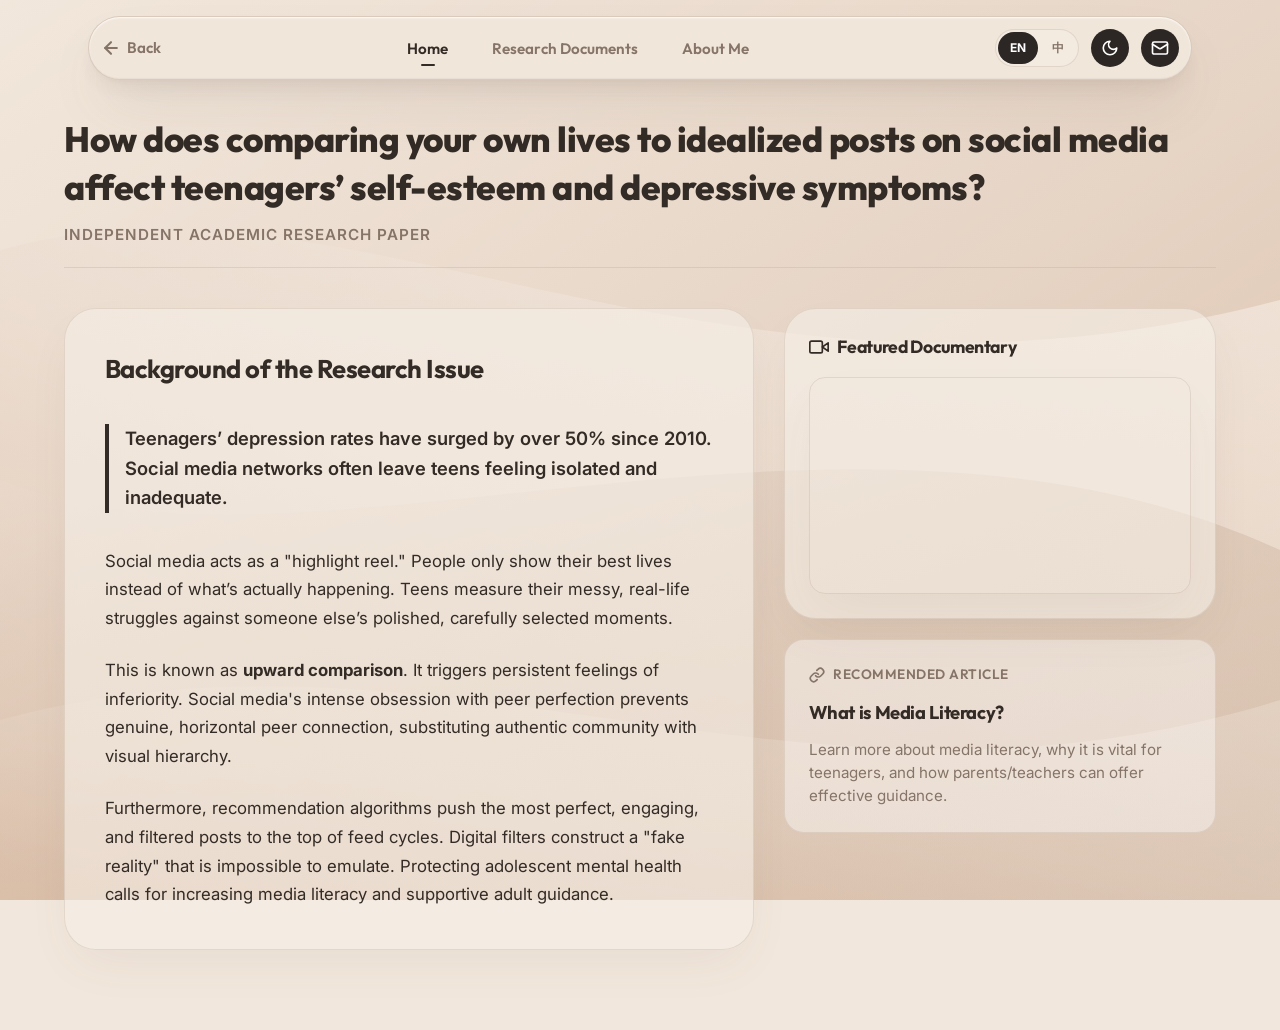
<file: en/socialmediaportfolio.html>
<!DOCTYPE html>
<html lang="en">
<head>
  <meta charset="UTF-8">
  <meta name="viewport" content="width=device-width, initial-scale=1.0">
  <meta name="description" content="Social Media and Teen Mental Health - Dedicated Academic Research Page by Lingqi Mo">
  <title>Research: Social Media & Teen Mental Health</title>
  
  <!-- Fonts -->
  <link rel="preconnect" href="https://fonts.googleapis.com">
  <link rel="preconnect" href="https://fonts.gstatic.com" crossorigin>
  <link href="https://fonts.googleapis.com/css2?family=Inter:wght@400;500;600;700&family=Outfit:wght@500;600;700;800&display=swap" rel="stylesheet">
  
  <!-- Theme Init Script (Must be in head to avoid flash of theme style) -->
  <script>
    (function() {
      const savedTheme = localStorage.getItem('theme');
      if (savedTheme) {
        document.documentElement.setAttribute('data-theme', savedTheme);
      } else {
        const prefersDark = window.matchMedia('(prefers-color-scheme: dark)').matches;
        document.documentElement.setAttribute('data-theme', prefersDark ? 'dark' : 'light');
      }
    })();
  </script>
  
  <!-- CSS Styles -->
  <link rel="stylesheet" href="../css/styles.css?v=3">
  
  <style>
    /* Dedicated Page Enhancements */
    .back-home-btn {
      display: inline-flex;
      align-items: center;
      gap: 6px;
      text-decoration: none;
      color: var(--text-secondary);
      font-weight: 500;
      font-size: 0.95rem;
      transition: color 0.2s, transform 0.2s;
    }
    .back-home-btn:hover {
      color: var(--text-primary);
      transform: translateX(-2px);
    }
    .paper-hero {
      text-align: center;
      padding: 40px 20px;
      margin-bottom: 30px;
      background: var(--card-bg);
      border: 1px solid var(--glass-border);
      border-radius: var(--card-border-radius);
      box-shadow: var(--glass-shadow);
      backdrop-filter: blur(20px);
      -webkit-backdrop-filter: blur(20px);
    }
    .paper-hero h2 {
      font-family: var(--font-display);
      font-size: 2.25rem;
      font-weight: 800;
      color: var(--text-primary);
      margin-bottom: 12px;
      line-height: 1.25;
    }
    .paper-hero .subtitle {
      font-size: 1.1rem;
      color: var(--text-secondary);
      font-weight: 500;
    }
    .section-grid {
      display: grid;
      grid-template-columns: 1.6fr 1fr;
      gap: 30px;
    }
    @media (max-width: 960px) {
      .section-grid {
        grid-template-columns: 1fr;
      }
    }
    .media-card {
      display: flex;
      flex-direction: column;
      gap: 20px;
    }
    .video-wrapper {
      position: relative;
      padding-bottom: 56.25%; /* 16:9 aspect ratio */
      height: 0;
      overflow: hidden;
      border-radius: 16px;
      border: 1px solid var(--glass-border);
      box-shadow: var(--glass-shadow);
    }
    .video-wrapper iframe {
      position: absolute;
      top: 0;
      left: 0;
      width: 100%;
      height: 100%;
      border: 0;
    }
    .interactive-link-card {
      padding: 24px;
      background: rgba(255, 255, 255, 0.4);
      border: 1px solid var(--glass-border);
      border-radius: 20px;
      display: flex;
      flex-direction: column;
      gap: 12px;
      transition: all 0.3s ease;
    }
    [data-theme="dark"] .interactive-link-card {
      background: rgba(255, 255, 255, 0.05);
    }
    .interactive-link-card:hover {
      transform: translateY(-2px);
      background: var(--card-bg-hover);
      box-shadow: var(--glass-shadow);
    }
    .doc-item {
      padding: 20px;
      background: rgba(255, 255, 255, 0.3);
      border: 1px solid var(--glass-border);
      border-radius: 16px;
      display: flex;
      justify-content: space-between;
      align-items: center;
      transition: all 0.2s ease;
    }
    [data-theme="dark"] .doc-item {
      background: rgba(255, 255, 255, 0.03);
    }
    .doc-item:hover {
      background: var(--card-bg-hover);
      transform: scale(1.01);
    }
    .doc-info {
      display: flex;
      align-items: center;
      gap: 16px;
    }
    .doc-icon {
      width: 48px;
      height: 48px;
      border-radius: 12px;
      background: var(--text-primary);
      color: var(--action-btn-text);
      display: flex;
      align-items: center;
      justify-content: center;
      flex-shrink: 0;
    }
    .doc-name {
      font-family: var(--font-display);
      font-weight: 600;
      color: var(--text-primary);
      margin-bottom: 4px;
    }
    .doc-meta {
      font-size: 0.85rem;
      color: var(--text-secondary);
    }
    .download-btn {
      display: inline-flex;
      align-items: center;
      gap: 8px;
      padding: 10px 18px;
      background: var(--text-primary);
      color: var(--action-btn-text);
      border-radius: 14px;
      text-decoration: none;
      font-family: var(--font-display);
      font-weight: 600;
      font-size: 0.85rem;
      transition: all 0.2s ease;
    }
    .download-btn:hover {
      opacity: 0.9;
      transform: translateY(-1px);
    }
    .thanks-badge {
      display: inline-block;
      padding: 6px 12px;
      background: rgba(186, 143, 119, 0.2);
      color: #b36b43;
      border-radius: 10px;
      font-size: 0.85rem;
      font-weight: 600;
      margin-bottom: 12px;
      font-family: var(--font-display);
    }
    [data-theme="dark"] .thanks-badge {
      background: rgba(186, 143, 119, 0.15);
      color: #e39d73;
    }
  </style>
</head>
<body>
  
  <!-- Smooth Organic Sand Dunes Background -->
  <div class="dune-bg">
    <svg viewBox="0 0 1440 900" preserveAspectRatio="none">
      <defs>
        <linearGradient id="dune-grad-1" x1="0%" y1="0%" x2="100%" y2="100%">
          <stop offset="0%" stop-color="#f2e7dc" />
          <stop offset="50%" stop-color="#e7d6c7" />
          <stop offset="100%" stop-color="#dcbfa8" />
        </linearGradient>
        <linearGradient id="dune-grad-2" x1="10% " y1="100%" x2="90%" y2="0%">
          <stop offset="0%" stop-color="#dcbfa8" />
          <stop offset="50%" stop-color="#ebdccf" />
          <stop offset="100%" stop-color="#f5ece3" />
        </linearGradient>
        <linearGradient id="dune-grad-3" x1="0%" y1="0%" x2="100%" y2="100%">
          <stop offset="0%" stop-color="#ecdcd0" />
          <stop offset="50%" stop-color="#ceb29c" />
          <stop offset="100%" stop-color="#bfa28c" />
        </linearGradient>
      </defs>
      <rect width="100%" height="100%" fill="url(#dune-grad-1)" />
      <path d="M0 250 C 400 150, 800 450, 1440 300 L 1440 900 L 0 900 Z" fill="url(#dune-grad-2)" opacity="0.65" />
      <path d="M0 480 C 350 600, 950 350, 1440 550 L 1440 900 L 0 900 Z" fill="url(#dune-grad-3)" opacity="0.4" />
      <path d="M0 720 C 500 600, 900 850, 1440 700 L 1440 900 L 0 900 Z" fill="url(#dune-grad-2)" opacity="0.3" />
    </svg>
  </div>

  <!-- Floating Pill Header -->
  <header class="container">
    <div class="header-wrapper">
      <div class="logo-section">
        <a href="../index.html" class="back-home-btn" title="Back to Portfolio">
          <svg width="20" height="20" viewBox="0 0 24 24" fill="none" stroke="currentColor" stroke-width="2.5" stroke-linecap="round" stroke-linejoin="round"><line x1="19" y1="12" x2="5" y2="12"/><polyline points="12 19 5 12 12 5"/></svg>
          <span style="font-family: var(--font-display); font-weight: 600;">Back</span>
        </a>
      </div>
      
      <nav class="navigation-bar">
        <div class="nav-active-pill" style="transition: all 0.3s cubic-bezier(0.4, 0, 0.2, 1);"></div>
        <button class="nav-tab active" data-tab="home">
          <span class="tab-icon">
            <svg width="20" height="20" viewBox="0 0 24 24" fill="none" stroke="currentColor" stroke-width="2" stroke-linecap="round" stroke-linejoin="round"><path d="m3 9 9-7 9 7v11a2 2 0 0 1-2 2H5a2 2 0 0 1-2-2z"/><polyline points="9 22 9 12 15 12 15 22"/></svg>
          </span>
          <span class="tab-text">Home</span>
        </button>
        <button class="nav-tab" data-tab="documents">
          <span class="tab-icon">
            <svg width="20" height="20" viewBox="0 0 24 24" fill="none" stroke="currentColor" stroke-width="2" stroke-linecap="round" stroke-linejoin="round"><path d="M14 2H6a2 2 0 0 0-2 2v16a2 2 0 0 0 2 2h12a2 2 0 0 0 2-2V8z"/><polyline points="14 2 14 8 20 8"/></svg>
          </span>
          <span class="tab-text">Research Documents</span>
        </button>
        <button class="nav-tab" data-tab="about">
          <span class="tab-icon">
            <svg width="20" height="20" viewBox="0 0 24 24" fill="none" stroke="currentColor" stroke-width="2" stroke-linecap="round" stroke-linejoin="round"><path d="M20 21v-2a4 4 0 0 0-4-4H8a4 4 0 0 0-4 4v2"/><circle cx="12" cy="7" r="4"/></svg>
          </span>
          <span class="tab-text">About Me</span>
        </button>
      </nav>

      <div class="header-actions">
        <div class="lang-switch">
          <span class="lang-btn active">EN</span>
          <span class="lang-btn">中</span>
        </div>
        <button id="theme-toggle" class="action-btn-circle" title="Toggle Theme">
          <svg class="sun-icon" width="18" height="18" viewBox="0 0 24 24" fill="none" stroke="currentColor" stroke-width="2.2" stroke-linecap="round" stroke-linejoin="round">
            <circle cx="12" cy="12" r="4"/>
            <path d="M12 2v2"/>
            <path d="M12 20v2"/>
            <path d="M4.93 4.93l1.41 1.41"/>
            <path d="M17.66 17.66l1.41 1.41"/>
            <path d="M2 12h2"/>
            <path d="M20 12h2"/>
            <path d="M6.34 17.66l-1.41 1.41"/>
            <path d="M19.07 4.93l-1.41 1.41"/>
          </svg>
          <svg class="moon-icon" width="18" height="18" viewBox="0 0 24 24" fill="none" stroke="currentColor" stroke-width="2.2" stroke-linecap="round" stroke-linejoin="round">
            <path d="M12 3a6 6 0 0 0 9 9 9 9 0 1 1-9-9Z"/>
          </svg>
        </button>
        <div class="email-pill">
          <span class="email-text">lmo4803@inst.hcpss.org</span>
          <button class="action-btn-circle" title="Contact Email">
            <svg width="18" height="18" viewBox="0 0 24 24" fill="none" stroke="currentColor" stroke-width="2.2" stroke-linecap="round" stroke-linejoin="round">
              <rect width="20" height="16" x="2" y="4" rx="2"/>
              <path d="m22 7-8.97 5.7a1.94 1.94 0 0 1-2.06 0L2 7"/>
            </svg>
          </button>
        </div>
      </div>
    </div>
  </header>

  <main class="container main-content">
    

    <!-- TAB 1: Home Page -->
    <div id="home" class="tab-content active">
      <!-- Research Title Banner -->
      <div style="margin-bottom: 40px; padding: 20px 0; border-bottom: 1px solid var(--glass-border);">
        <h1 style="
          font-family: var(--font-display);
          font-size: 2.2rem;
          font-weight: 800;
          color: var(--text-primary);
          line-height: 1.35;
          margin-bottom: 12px;
          letter-spacing: -0.5px;
        ">How does comparing your own lives to idealized posts on social media affect teenagers’ self-esteem and depressive symptoms?</h1>
        <div style="
          font-size: 0.95rem;
          color: var(--text-secondary);
          font-weight: 600;
          text-transform: uppercase;
          letter-spacing: 1px;
        ">Independent Academic Research Paper</div>
      </div>

      <div class="section-grid">
        <!-- Text details -->
        <div class="glass-card" style="padding: 40px; display: flex; flex-direction: column; gap: 24px;">
          <h3 style="font-family: var(--font-display); font-size: 1.6rem; font-weight: 700;">Background of the Research Issue</h3>
          
          <p style="font-size: 1.15rem; font-weight: 600; color: var(--text-primary); line-height: 1.6; border-left: 4px solid var(--text-primary); padding-left: 16px; margin: 10px 0;">
            Teenagers’ depression rates have surged by over 50% since 2010. Social media networks often leave teens feeling isolated and inadequate.
          </p>

          <p style="color: var(--text-primary); font-size: 1.05rem; line-height: 1.7;">
            Social media acts as a "highlight reel." People only show their best lives instead of what’s actually happening. Teens measure their messy, real-life struggles against someone else’s polished, carefully selected moments.
          </p>

          <p style="color: var(--text-primary); font-size: 1.05rem; line-height: 1.7;">
            This is known as <strong>upward comparison</strong>. It triggers persistent feelings of inferiority. Social media's intense obsession with peer perfection prevents genuine, horizontal peer connection, substituting authentic community with visual hierarchy.
          </p>

          <p style="color: var(--text-primary); font-size: 1.05rem; line-height: 1.7;">
            Furthermore, recommendation algorithms push the most perfect, engaging, and filtered posts to the top of feed cycles. Digital filters construct a "fake reality" that is impossible to emulate. Protecting adolescent mental health calls for increasing media literacy and supportive adult guidance.
          </p>
        </div>

        <!-- Video & External Links -->
        <div class="media-card">
          <!-- Video Section -->
          <div class="glass-card" style="padding: 24px;">
            <h4 style="font-family: var(--font-display); font-size: 1.1rem; font-weight: 700; margin-bottom: 16px; display: flex; align-items: center; gap: 8px;">
              <svg width="20" height="20" viewBox="0 0 24 24" fill="none" stroke="currentColor" stroke-width="2" stroke-linecap="round" stroke-linejoin="round"><polygon points="23 7 16 12 23 17 23 7"/><rect x="1" y="5" width="15" height="14" rx="2" ry="2"/></svg>
              Featured Documentary
            </h4>
            <div class="video-wrapper">
              <iframe src="https://www.youtube.com/embed/wXLf1GfL7W0" title="How Social Media Affects Teens' Mental Health" allow="accelerometer; autoplay; clipboard-write; encrypted-media; gyroscope; picture-in-picture" allowfullscreen></iframe>
            </div>
          </div>

          <!-- Article Link -->
          <a href="https://www.commonsensemedia.org/articles/what-is-media-literacy-and-why-is-it-important" target="_blank" class="interactive-link-card" style="text-decoration: none; color: inherit;">
            <div style="display: flex; align-items: center; gap: 8px; color: var(--text-secondary); font-family: var(--font-display); font-size: 0.85rem; font-weight: 600; text-transform: uppercase; letter-spacing: 0.5px;">
              <svg width="16" height="16" viewBox="0 0 24 24" fill="none" stroke="currentColor" stroke-width="2.5" stroke-linecap="round" stroke-linejoin="round"><path d="M10 13a5 5 0 0 0 7.54.54l3-3a5 5 0 0 0-7.07-7.07l-1.72 1.71"/><path d="M14 11a5 5 0 0 0-7.54-.54l-3 3a5 5 0 0 0 7.07 7.07l1.71-1.71"/></svg>
              Recommended Article
            </div>
            <h4 style="font-family: var(--font-display); font-size: 1.15rem; font-weight: 700; color: var(--text-primary);">What is Media Literacy?</h4>
            <p style="font-size: 0.95rem; color: var(--text-secondary); line-height: 1.5; margin: 0;">
              Learn more about media literacy, why it is vital for teenagers, and how parents/teachers can offer effective guidance.
            </p>
          </a>
        </div>
      </div>
    </div>

    <!-- TAB 2: Research Documents -->
    <div id="documents" class="tab-content">
      <div class="glass-card" style="padding: 40px; display: flex; flex-direction: column; gap: 32px;">
        <div>
          <h3 style="font-family: var(--font-display); font-size: 1.6rem; font-weight: 700; margin-bottom: 16px;">Research Methodology & Methodology Overview</h3>
          <p style="color: var(--text-primary); font-size: 1.05rem; line-height: 1.7;">
            This research utilized a dual-method approach. Secondary research analyzed existing psychological literature regarding social comparison and algorithm structures. Primary research consisted of semi-structured interviews with five experts in psychology and social media technology.
          </p>
        </div>

        <div style="display: flex; flex-direction: column; gap: 16px;">
          <h4 style="font-family: var(--font-display); font-size: 1.25rem; font-weight: 700; margin-bottom: 8px;">Complete Research Files</h4>
          
          <!-- Document 1: Annotated Bibliography -->
          <div class="doc-item">
            <div class="doc-info">
              <div class="doc-icon">
                <svg width="24" height="24" viewBox="0 0 24 24" fill="none" stroke="currentColor" stroke-width="2" stroke-linecap="round" stroke-linejoin="round"><path d="M14 2H6a2 2 0 0 0-2 2v16a2 2 0 0 0 2 2h12a2 2 0 0 0 2-2V8z"/><polyline points="14 2 14 8 20 8"/></svg>
              </div>
              <div>
                <div class="doc-name">Annotated Bibliography</div>
                <div class="doc-meta">Key literature reviews and academic sources list</div>
              </div>
            </div>
            <span class="download-btn" style="background: var(--glass-border); color: var(--text-secondary); opacity: 0.75; cursor: not-allowed; box-shadow: none;">
              <span>Not Uploaded</span>
            </span>
          </div>

          <!-- Document 2: Research Proposal -->
          <div class="doc-item">
            <div class="doc-info">
              <div class="doc-icon">
                <svg width="24" height="24" viewBox="0 0 24 24" fill="none" stroke="currentColor" stroke-width="2" stroke-linecap="round" stroke-linejoin="round"><path d="M14 2H6a2 2 0 0 0-2 2v16a2 2 0 0 0 2 2h12a2 2 0 0 0 2-2V8z"/><polyline points="14 2 14 8 20 8"/></svg>
              </div>
              <div>
                <div class="doc-name">Research Proposal</div>
                <div class="doc-meta">Initial research questions, methodology outlines, and plans</div>
              </div>
            </div>
            <span class="download-btn" style="background: var(--glass-border); color: var(--text-secondary); opacity: 0.75; cursor: not-allowed; box-shadow: none;">
              <span>Not Uploaded</span>
            </span>
          </div>

          <!-- Document 3: Expert Interviews -->
          <div class="doc-item">
            <div class="doc-info">
              <div class="doc-icon">
                <svg width="24" height="24" viewBox="0 0 24 24" fill="none" stroke="currentColor" stroke-width="2" stroke-linecap="round" stroke-linejoin="round"><path d="M14 2H6a2 2 0 0 0-2 2v16a2 2 0 0 0 2 2h12a2 2 0 0 0 2-2V8z"/><polyline points="14 2 14 8 20 8"/></svg>
              </div>
              <div>
                <div class="doc-name">Expert Interviews</div>
                <div class="doc-meta">Transcripts and key summaries from the 5 expert interviews</div>
              </div>
            </div>
            <span class="download-btn" style="background: var(--glass-border); color: var(--text-secondary); opacity: 0.75; cursor: not-allowed; box-shadow: none;">
              <span>Not Uploaded</span>
            </span>
          </div>

          <!-- Document 4: Data & Surveys -->
          <div class="doc-item">
            <div class="doc-info">
              <div class="doc-icon">
                <svg width="24" height="24" viewBox="0 0 24 24" fill="none" stroke="currentColor" stroke-width="2" stroke-linecap="round" stroke-linejoin="round"><path d="M14 2H6a2 2 0 0 0-2 2v16a2 2 0 0 0 2 2h12a2 2 0 0 0 2-2V8z"/><polyline points="14 2 14 8 20 8"/></svg>
              </div>
              <div>
                <div class="doc-name">Research Data</div>
                <div class="doc-meta">Primary interview metrics and sociological data sheets</div>
              </div>
            </div>
            <span class="download-btn" style="background: var(--glass-border); color: var(--text-secondary); opacity: 0.75; cursor: not-allowed; box-shadow: none;">
              <span>Not Uploaded</span>
            </span>
          </div>

          <!-- Document 5: Presentations -->
          <div class="doc-item">
            <div class="doc-info">
              <div class="doc-icon">
                <svg width="24" height="24" viewBox="0 0 24 24" fill="none" stroke="currentColor" stroke-width="2" stroke-linecap="round" stroke-linejoin="round"><path d="M14 2H6a2 2 0 0 0-2 2v16a2 2 0 0 0 2 2h12a2 2 0 0 0 2-2V8z"/><polyline points="14 2 14 8 20 8"/></svg>
              </div>
              <div>
                <div class="doc-name">Research Presentations</div>
                <div class="doc-meta">Presentation slides, visual summaries, and talk notes</div>
              </div>
            </div>
            <span class="download-btn" style="background: var(--glass-border); color: var(--text-secondary); opacity: 0.75; cursor: not-allowed; box-shadow: none;">
              <span>Not Uploaded</span>
            </span>
          </div>

          <!-- Document 6: Final Paper Draft -->
          <div class="doc-item">
            <div class="doc-info">
              <div class="doc-info">
                <div class="doc-icon">
                  <svg width="24" height="24" viewBox="0 0 24 24" fill="none" stroke="currentColor" stroke-width="2" stroke-linecap="round" stroke-linejoin="round"><path d="M14 2H6a2 2 0 0 0-2 2v16a2 2 0 0 0 2 2h12a2 2 0 0 0 2-2V8z"/><polyline points="14 2 14 8 20 8"/></svg>
                </div>
                <div>
                  <div class="doc-name">Final Research Paper</div>
                  <div class="doc-meta">Complete paper on Social Media & Teen Mental Health (Google Doc Draft)</div>
                </div>
              </div>
            </div>
            <a href="https://docs.google.com/document/d/1rUIpeeo4i0vMsokK29yRQnajaEuHI24fhXiQurTn2J4/edit?tab=t.0" target="_blank" class="download-btn">
              <span>View Draft</span>
              <svg width="14" height="14" viewBox="0 0 24 24" fill="none" stroke="currentColor" stroke-width="2.5" stroke-linecap="round" stroke-linejoin="round"><line x1="5" y1="12" x2="19" y2="12"/><polyline points="12 5 19 12 12 19"/></svg>
            </a>
          </div>
        </div>
      </div>
    </div>

    <!-- TAB 3: About Me & Thanks -->
    <div id="about" class="tab-content">
      <div class="glass-card" style="padding: 40px; display: flex; flex-direction: column; gap: 32px;">
        
        <div>
          <h3 style="font-family: var(--font-display); font-size: 1.6rem; font-weight: 700; margin-bottom: 16px;">About the Researcher</h3>
          <p style="color: var(--text-primary); font-size: 1.05rem; line-height: 1.7; margin-bottom: 16px;">
            I am <strong>Lingqi Mo</strong>. I conducted this independent research to understand why social media comparison is damaging to adolescent mental health. During this project, I learned that social media platforms are engineered to capture attention at the cost of self-esteem. Recognizing these online portrayals are not reality is the first step to breaking the cycle.
          </p>
        </div>

        <hr style="border: 0; border-top: 1px solid var(--glass-border);">

        <div>
          <span class="thanks-badge">Acknowledgement</span>
          <h3 style="font-family: var(--font-display); font-size: 1.4rem; font-weight: 700; margin-bottom: 12px;">Mentor Thanks</h3>
          <p style="color: var(--text-primary); font-size: 1.05rem; line-height: 1.7;">
            I want to express my deepest gratitude to my mentor, <strong>Mrs. Toni Ireland</strong>. She provided constant guidance, encouragement, and invaluable academic support throughout this independent research process.
          </p>
        </div>
      </div>
    </div>

  </main>

  <!-- JS Logic for Tabs, Theme, and Language Switches -->
  <script>
    // Tab switching logic
    const tabs = document.querySelectorAll('.nav-tab');
    const sections = document.querySelectorAll('.tab-content');
    const activePill = document.querySelector('.nav-active-pill');
    const mainContent = document.querySelector('.main-content');
    const tabOrder = ['home', 'documents', 'about'];
    let isTransitioning = false;

    function updateActivePill() {
      const activeTab = document.querySelector('.nav-tab.active');
      if (activeTab && activePill) {
        activePill.style.width = `${activeTab.offsetWidth}px`;
        activePill.style.height = `${activeTab.offsetHeight}px`;
        activePill.style.left = `${activeTab.offsetLeft}px`;
        activePill.style.top = `${activeTab.offsetTop}px`;
      }
    }

    tabs.forEach(tab => {
      tab.addEventListener('click', () => {
        if (isTransitioning) return;

        const targetTab = tab.getAttribute('data-tab');
        const activeTabBtn = document.querySelector('.nav-tab.active');
        const currentTab = activeTabBtn ? activeTabBtn.getAttribute('data-tab') : null;

        if (currentTab === targetTab) return;

        isTransitioning = true;

        const currentIndex = tabOrder.indexOf(currentTab);
        const targetIndex = tabOrder.indexOf(targetTab);
        const direction = targetIndex > currentIndex ? 'forward' : 'backward';

        // 1. Mark active tab button immediately
        tabs.forEach(t => t.classList.remove('active'));
        tab.classList.add('active');

        const currentSection = document.getElementById(currentTab);
        const targetSection = document.getElementById(targetTab);

        if (currentSection && targetSection) {
          // 2. Set up transition direction and active classes
          mainContent.classList.add('transitioning', direction);
          currentSection.classList.add('leaving');
          targetSection.classList.add('active', 'entering');

          // Scroll to top
          window.scrollTo(0, 0);

          // 3. Wait for the animation to complete (800ms)
          setTimeout(() => {
            currentSection.classList.remove('active', 'leaving');
            targetSection.classList.remove('entering');
            mainContent.classList.remove('transitioning', 'forward', 'backward');
            isTransitioning = false;
          }, 800);
        } else {
          // Fallback
          sections.forEach(s => s.classList.remove('active'));
          if (targetSection) {
            targetSection.classList.add('active');
          }
          window.scrollTo(0, 0);
          isTransitioning = false;
        }

        // Reposition active indicator pill
        setTimeout(updateActivePill, 20);
      });
    });

    // Run on init and resize
    window.addEventListener('load', () => {
      setTimeout(updateActivePill, 100);
    });
    window.addEventListener('resize', updateActivePill);

    // Theme Switch logic matching main website
    const themeBtn = document.getElementById('theme-toggle');
    if (themeBtn) {
      themeBtn.addEventListener('click', () => {
        const currentTheme = document.documentElement.getAttribute('data-theme');
        const nextTheme = currentTheme === 'dark' ? 'light' : 'dark';
        document.documentElement.setAttribute('data-theme', nextTheme);
        localStorage.setItem('theme', nextTheme);
      });
    }

    // Language Toggle logic matching main website
    const langBtns = document.querySelectorAll('.lang-switch .lang-btn');
    langBtns.forEach(btn => {
      btn.addEventListener('click', () => {
        const isClickingZh = btn.textContent.trim() === '中';
        const currentPath = window.location.pathname;
        const isLocalFile = window.location.protocol === 'file:';
        
        let targetUrl = '';
        if (isClickingZh) {
          if (currentPath.includes('/en/')) {
            targetUrl = currentPath.replace('/en/', '/cn/');
          } else {
            // We are at root, go to cn/paper.html
            const filename = currentPath.substring(currentPath.lastIndexOf('/') + 1) || 'index.html';
            targetUrl = isLocalFile ? `../cn/${filename}` : `/cn/${filename}`;
          }
        } else {
          if (currentPath.includes('/cn/')) {
            targetUrl = currentPath.replace('/cn/', '/en/');
          } else {
            // We are at root, go to en/paper.html
            const filename = currentPath.substring(currentPath.lastIndexOf('/') + 1) || 'index.html';
            targetUrl = isLocalFile ? `../en/${filename}` : `/en/${filename}`;
          }
        }
        
        if (targetUrl) {
          window.location.href = targetUrl;
        }
      });
    });
  </script>
</body>
</html>
</file>
<file: css/styles.css>
/* Warm Claymorphism & Glassmorphism Design System */
:root {
  --bg-gradient: transparent; /* Using the organic SVG sand dunes background */
  --card-bg: rgba(246, 238, 230, 0.6); /* Warm translucent sand cream */
  --card-bg-hover: rgba(246, 238, 230, 0.8);
  --card-dark: #2c2724; /* Soft warm charcoal instead of pure black */
  --text-primary: #332b25; /* Organic deep brown-charcoal */
  --text-secondary: #857467; /* Soft sand-dune shadow tone */
  --glass-border: rgba(186, 166, 149, 0.3); /* Low contrast warm border */
  --glass-shadow: 0 20px 50px -12px rgba(100, 85, 75, 0.08); /* Faint, elegant diffused shadow */
  --card-border-radius: 32px;
  
  --font-display: 'Outfit', -apple-system, BlinkMacSystemFont, "Segoe UI", Roboto, sans-serif;
  --font-body: 'Inter', -apple-system, BlinkMacSystemFont, "Segoe UI", Roboto, sans-serif;
  
  --action-btn-text: #fff;
  --lang-btn-active-text: #fff;
  
  /* Design Gallery Aurora Colors */
  --aurora-glow-1: rgba(222, 171, 137, 0.85); /* Glowing warm peach-amber */
  --aurora-glow-2: rgba(186, 143, 119, 0.4);  /* Soft terracotta */
  --aurora-bg: rgba(246, 238, 230, 0.8);
}

/* Global Reset */
* {
  box-sizing: border-box;
  margin: 0;
  padding: 0;
  outline: none; /* Disable default browser focus outline globally */
  -webkit-tap-highlight-color: transparent; /* Remove blue/gray tap highlight overlay on mobile devices */
}
html {
  overflow-y: scroll;
  overflow-x: hidden;
}

/* Hard reset for interactive element focus states */
button:focus,
a:focus,
input:focus,
select:focus,
textarea:focus {
  outline: none !important;
  box-shadow: none !important;
}

body {
  background: #f2e7dc; /* Base warm sand tone */
  color: var(--text-primary);
  font-family: var(--font-body);
  line-height: 1.6;
  min-height: 100vh;
  padding-bottom: 80px;
  -webkit-font-smoothing: antialiased;
  overflow-x: hidden;
  width: 100%;
}

h1, h2, h3, h4 {
  font-family: var(--font-display);
  font-weight: 700;
  letter-spacing: -0.02em;
  color: var(--text-primary);
}

/* Organic Sand Dunes Background */
.dune-bg {
  position: fixed;
  top: 0;
  left: 0;
  width: 100%;
  height: 100vh;
  z-index: -2;
  pointer-events: none;
  overflow: hidden;
}
.dune-bg svg {
  width: 100%;
  height: 100%;
  object-fit: cover;
}

/* Container */
.container {
  max-width: 1200px;
  margin: 0 auto;
  padding: 0 24px;
}

/* Header & Floating Pill Navigation (Liquid Glass style) */
header.container {
  position: fixed;
  top: 16px; 
  left: 50%;
  transform: translateX(-50%);
  width: calc(100% - 48px);
  max-width: 1152px;
  z-index: 1000;
  margin: 0;
}

.main-content {
  padding-top: 96px; /* Offset for fixed desktop header to align top/bottom gaps equally */
}

.header-wrapper {
  max-width: 1152px;
  margin: 0 auto;
  width: 100%;
  background: #f1e6da; /* Solid Cream */
  border: 1px solid rgba(186, 166, 149, 0.45);
  border-radius: 40px;
  padding: 12px;
  display: flex;
  justify-content: space-between;
  align-items: center;
  /* Premium iOS 26 layered shadow with double inset highlights (No hover movement) */
  box-shadow: 
    0 30px 60px -15px rgba(100, 85, 75, 0.15),
    0 12px 24px -8px rgba(100, 85, 75, 0.12),
    0 4px 10px -4px rgba(100, 85, 75, 0.05),
    0 1px 2px rgba(255, 255, 255, 0.9) inset,
    0 -1px 1px rgba(0, 0, 0, 0.04) inset;
}

.logo-section {
  display: flex;
  align-items: center;
  gap: 12px;
}

.profile-avatar {
  width: 38px;
  height: 38px;
  border-radius: 50%;
  background: linear-gradient(135deg, #d4c0b0, #bfa28c);
  display: flex;
  align-items: center;
  justify-content: center;
  font-weight: 700;
  font-size: 0.85rem;
  color: #fff;
  border: 2px solid rgba(255, 255, 255, 0.4);
  cursor: pointer;
  transition: transform 0.25s cubic-bezier(0.16, 1, 0.3, 1), box-shadow 0.25s cubic-bezier(0.16, 1, 0.3, 1), border-color 0.25s;
  user-select: none;
}

.profile-avatar:hover {
  transform: scale(1.08);
  box-shadow: 0 0 14px rgba(191, 162, 140, 0.6);
  border-color: rgba(255, 255, 255, 0.85);
}

.logo-info {
  display: flex;
  flex-direction: column;
}

.logo-info h1 {
  font-size: 1rem;
  font-weight: 700;
  line-height: 1.1;
}

.logo-info span {
  font-size: 0.75rem;
  color: var(--text-secondary);
}

nav {
  display: flex;
  gap: 12px;
  position: relative;
}

.nav-active-pill {
  position: absolute;
  background: rgba(255, 255, 255, 0.12); /* White capsule highlight */
  border-radius: 30px;
  z-index: 0;
  pointer-events: none;
  transition: all 0.5s cubic-bezier(0.16, 1, 0.3, 1);
  display: none;
}

.nav-tab {
  background: transparent;
  border: none;
  color: var(--text-secondary);
  padding: 8px 16px;
  border-radius: 20px;
  cursor: pointer;
  font-family: var(--font-display);
  font-weight: 600;
  font-size: 0.95rem;
  position: relative;
  transition: all 0.5s cubic-bezier(0.16, 1, 0.3, 1);
}

.nav-tab::after {
  content: "";
  position: absolute;
  bottom: 0px;
  left: 50%;
  transform: translateX(-50%) scaleX(0);
  width: 14px;
  height: 2px;
  background: var(--text-primary);
  border-radius: 2px;
  transition: transform 0.5s cubic-bezier(0.16, 1, 0.3, 1);
}

.nav-tab:hover {
  color: var(--text-primary);
}

.nav-tab.active {
  color: var(--text-primary);
}

.nav-tab.active::after {
  transform: translateX(-50%) scaleX(1);
}

.desktop-only-text {
  display: inline;
}

.mobile-only-text {
  display: none;
}

.tab-icon {
  display: none;
}

.header-actions {
  display: flex;
  align-items: center;
  gap: 12px;
}

.lang-switch {
  height: 38px;
  background: rgba(246, 238, 230, 0.5);
  border: 1px solid var(--glass-border);
  padding: 2px;
  border-radius: 20px;
  display: flex;
  align-items: center;
  gap: 2px;
}

.lang-btn {
  display: flex;
  align-items: center;
  justify-content: center;
  height: 32px;
  padding: 0 12px;
  border-radius: 16px;
  font-size: 0.75rem;
  font-weight: 700;
  cursor: pointer;
  transition: all 0.4s cubic-bezier(0.16, 1, 0.3, 1);
  color: var(--text-secondary);
}

.lang-btn.active {
  background: var(--card-dark);
  color: var(--lang-btn-active-text, #fff);
}

.action-btn-circle {
  width: 38px;
  height: 38px;
  border-radius: 50%;
  background: var(--card-dark);
  color: var(--action-btn-text, #fff);
  border: none;
  outline: none;
  display: flex;
  align-items: center;
  justify-content: center;
  cursor: pointer;
  font-size: 0.9rem;
  transition: all 0.4s cubic-bezier(0.16, 1, 0.3, 1);
  position: relative;
  z-index: 2; /* Always stack above the expanding text capsule */
}

.action-btn-circle:hover {
  transform: scale(1.05);
}

/* Hover-Expandable Email Pill */
.email-pill {
  position: relative;
  display: flex;
  align-items: center;
  justify-content: flex-end;
  width: 38px;
  height: 38px;
}

.email-text {
  position: absolute;
  right: 19px; /* Initially centered behind the button */
  width: 0;
  height: 38px;
  line-height: 36px; /* Center text vertically inside border */
  background: rgba(246, 238, 230, 0.95);
  backdrop-filter: blur(12px);
  -webkit-backdrop-filter: blur(12px);
  border: 1px solid var(--glass-border);
  border-radius: 20px;
  font-size: 0.85rem;
  font-family: var(--font-display);
  font-weight: 600;
  color: var(--text-primary);
  box-shadow: 0 8px 20px rgba(100, 85, 75, 0.06);
  white-space: nowrap;
  opacity: 0;
  overflow: hidden;
  padding: 0;
  transition: all 0.6s cubic-bezier(0.16, 1, 0.3, 1);
  z-index: 1;
  pointer-events: none;
}

/* On desktop/pointer devices, expand the pill on hover */
@media (hover: hover) {
  .email-pill:hover .email-text {
    opacity: 1;
    width: 220px; /* Full expanded width */
    padding: 0 48px 0 16px; /* Right padding leaves space for the 38px button */
    right: 0; /* Align right to overlap button perfectly */
    pointer-events: auto;
  }
}

/* On all devices, expand the pill when class .expanded is added via JS click */
.email-pill.expanded .email-text {
  opacity: 1;
  width: 220px; /* Full expanded width */
  padding: 0 48px 0 16px; /* Right padding leaves space for the 38px button */
  right: 0; /* Align right to overlap button perfectly */
  pointer-events: auto;
}

/* Hide theme toggle when email pill is expanded to prevent overlap */
.header-actions:has(.email-pill.expanded) #theme-toggle {
  opacity: 0;
  pointer-events: none;
  transform: scale(0.8);
}

@media (hover: hover) {
  .header-actions:has(.email-pill:hover) #theme-toggle {
    opacity: 0;
    pointer-events: none;
    transform: scale(0.8);
  }
}

/* Layout Showcase Block */
.hero-layout-grid {
  display: grid;
  grid-template-columns: 1.2fr 0.8fr;
  gap: 40px;
  align-items: center;
  padding: 40px 0;
}

.hero-text {
  display: flex;
  flex-direction: column;
  align-items: flex-start;
}

.hero-caps-tag {
  font-family: var(--font-display);
  font-size: 0.75rem;
  font-weight: 700;
  letter-spacing: 0.1em;
  color: var(--text-secondary);
  text-transform: uppercase;
  margin-bottom: 16px;
}

.hero-text h2 {
  font-size: 4rem;
  line-height: 1.05;
  margin-bottom: 24px;
  color: var(--text-primary);
}

.hero-text p {
  font-size: 1.15rem;
  color: var(--text-secondary);
  max-width: 500px;
  margin-bottom: 32px;
}

.hero-buttons {
  display: flex;
  gap: 16px;
}

.btn-pill-dark {
  background: var(--card-dark);
  color: var(--action-btn-text, #fff);
  border: none;
  padding: 14px 28px;
  border-radius: 30px;
  font-family: var(--font-display);
  font-weight: 600;
  font-size: 0.95rem;
  cursor: pointer;
  display: inline-flex;
  align-items: center;
  gap: 8px;
  transition: transform 0.2s ease, opacity 0.2s ease;
}

.btn-pill-dark:hover {
  transform: translateY(-2px);
  opacity: 0.95;
}

.btn-pill-light {
  background: rgba(255, 255, 255, 0.4);
  backdrop-filter: blur(8px);
  border: 1px solid var(--glass-border);
  color: var(--text-primary);
  padding: 14px 28px;
  border-radius: 30px;
  font-family: var(--font-display);
  font-weight: 600;
  font-size: 0.95rem;
  cursor: pointer;
  transition: transform 0.2s ease, background 0.2s ease;
}

.btn-pill-light:hover {
  transform: translateY(-2px);
  background: rgba(255, 255, 255, 0.6);
}

/* Right Side Media Frame & Highlights */
.media-showcase-frame {
  position: relative;
  background: #f7f2ec;
  border: 12px solid #fff;
  border-radius: 36px;
  padding: 16px;
  box-shadow: var(--glass-shadow);
  display: flex;
  flex-direction: column;
  gap: 16px;
}

.floating-overlay-card {
  background: rgba(255, 255, 255, 0.65);
  backdrop-filter: blur(12px);
  -webkit-backdrop-filter: blur(12px);
  border: 1px solid var(--glass-border);
  border-radius: 24px;
  padding: 16px 20px;
  display: flex;
  align-items: flex-start;
  gap: 16px;
  box-shadow: 0 10px 25px rgba(135, 125, 115, 0.08);
}

.floating-icon-wrapper {
  width: 40px;
  height: 40px;
  border-radius: 50%;
  background: rgba(255, 255, 255, 0.8);
  display: flex;
  align-items: center;
  justify-content: center;
  font-size: 1.1rem;
  flex-shrink: 0;
  box-shadow: 0 4px 10px rgba(0, 0, 0, 0.02);
}

.floating-card-text {
  font-size: 0.9rem;
  color: var(--text-secondary);
  font-weight: 500;
}

.floating-card-text strong {
  color: var(--text-primary);
  display: block;
  margin-bottom: 2px;
}

/* Glass Cards Grid */
.glass-card {
  background: var(--card-bg);
  backdrop-filter: blur(30px);
  -webkit-backdrop-filter: blur(30px);
  border: 1px solid var(--glass-border);
  border-radius: var(--card-border-radius);
  padding: 32px;
  box-shadow: var(--glass-shadow);
  transition: all 0.5s cubic-bezier(0.16, 1, 0.3, 1);
}



/* Nested Card widgets (eliminates harsh white inline backgrounds) */
.nested-card {
  flex: 1;
  text-align: center;
  background: rgba(246, 238, 230, 0.45);
  padding: 16px;
  border-radius: 20px;
  border: 1px solid var(--glass-border);
  transition: all 0.5s cubic-bezier(0.16, 1, 0.3, 1);
}



/* General Layout Dashboard */
.dashboard-grid {
  display: grid;
  grid-template-columns: repeat(3, minmax(0, 1fr));
  gap: 24px;
}

.full-width {
  grid-column: 1 / -1;
}

/* Container 3D Perspective Setup (Grid container keeps tabs aligned perfectly) */
.main-content {
  position: relative;
  display: grid;
  grid-template-columns: minmax(0, 1fr);
  grid-template-rows: 1fr;
  perspective: 2000px;
  perspective-origin: 50% 35%; /* Tilted perspective for a more pronounced 3D sphere rotation */
  -webkit-transform-style: preserve-3d;
  transform-style: preserve-3d;
}

.main-content.transitioning {
  overflow: hidden !important;
  pointer-events: none;
}

/* Base Tab Content styles */
.tab-content {
  display: none;
  grid-area: 1 / 1 / 2 / 2; /* Layer all tabs on top of each other inside the same grid cell */
  width: 100%;
  align-self: start; /* Maintain natural heights and align at the top of the grid cell */
  -webkit-transform-style: preserve-3d;
  transform-style: preserve-3d;
  -webkit-backface-visibility: hidden;
  backface-visibility: hidden;
}

.tab-content.active {
  display: block;
}

/* Overrides during active transition to display both old and new tab contents */
.main-content.transitioning .tab-content.active,
.main-content.transitioning .tab-content.leaving,
.main-content.transitioning .tab-content.entering {
  display: block !important;
}

/* Rely entirely on 3D depth (translate3d Z axis) and DOM paint order for natural layering */
.main-content.transitioning .tab-content.leaving {
  /* No z-index to avoid WebKit 3D rendering engine conflicts */
}

.main-content.transitioning .tab-content.entering {
  /* No z-index to avoid WebKit 3D rendering engine conflicts */
}

/* ==========================================================================
   Globe-like 3D Transition Animations
   ========================================================================== */

/* Forward navigation (left to right): Old page swings out to left/bottom-left */
.main-content.transitioning.forward .tab-content.leaving {
  animation: globeRotateOutLeft 0.8s cubic-bezier(0.16, 1, 0.3, 1) forwards;
}

/* Forward navigation (left to right): New page swings in from right/bottom-right */
.main-content.transitioning.forward .tab-content.entering {
  animation: globeRotateInRight 0.8s cubic-bezier(0.16, 1, 0.3, 1) forwards;
}

/* Backward navigation (right to left): Old page swings out to right/bottom-right */
.main-content.transitioning.backward .tab-content.leaving {
  animation: globeRotateOutRight 0.8s cubic-bezier(0.16, 1, 0.3, 1) forwards;
}

/* Backward navigation (right to left): New page swings in from left/bottom-left */
.main-content.transitioning.backward .tab-content.entering {
  animation: globeRotateInLeft 0.8s cubic-bezier(0.16, 1, 0.3, 1) forwards;
}

/* 3D Keyframe Animations (Curves and Spherical Motion - rely on translate3d Z depth) */
@keyframes globeRotateOutLeft {
  0% {
    opacity: 1;
    transform: translate3d(0, 0, 0px) rotateX(0deg) rotateY(0deg) rotateZ(0deg) scale(1);
    transform-origin: 50% 150%;
  }
  100% {
    opacity: 0;
    transform: translate3d(-35%, 15%, -500px) rotateX(-8deg) rotateY(-40deg) rotateZ(-12deg) scale(0.8);
    transform-origin: 50% 150%;
  }
}

@keyframes globeRotateInRight {
  0% {
    opacity: 0;
    transform: translate3d(35%, 15%, -500px) rotateX(-8deg) rotateY(40deg) rotateZ(12deg) scale(0.8);
    transform-origin: 50% 150%;
  }
  100% {
    opacity: 1;
    transform: translate3d(0, 0, 0px) rotateX(0deg) rotateY(0deg) rotateZ(0deg) scale(1);
    transform-origin: 50% 150%;
  }
}

@keyframes globeRotateOutRight {
  0% {
    opacity: 1;
    transform: translate3d(0, 0, 0px) rotateX(0deg) rotateY(0deg) rotateZ(0deg) scale(1);
    transform-origin: 50% 150%;
  }
  100% {
    opacity: 0;
    transform: translate3d(35%, 15%, -500px) rotateX(-8deg) rotateY(40deg) rotateZ(12deg) scale(0.8);
    transform-origin: 50% 150%;
  }
}

@keyframes globeRotateInLeft {
  0% {
    opacity: 0;
    transform: translate3d(-35%, 15%, -500px) rotateX(-8deg) rotateY(-40deg) rotateZ(-12deg) scale(0.8);
    transform-origin: 50% 150%;
  }
  100% {
    opacity: 1;
    transform: translate3d(0, 0, 0px) rotateX(0deg) rotateY(0deg) rotateZ(0deg) scale(1);
    transform-origin: 50% 150%;
  }
}

/* Card Drifting Parallax Effect (Nested depth animation) */
.main-content.transitioning.forward .tab-content.entering .glass-card {
  animation: cardInRight 0.85s cubic-bezier(0.16, 1, 0.3, 1) forwards;
}

.main-content.transitioning.backward .tab-content.entering .glass-card {
  animation: cardInLeft 0.85s cubic-bezier(0.16, 1, 0.3, 1) forwards;
}

@keyframes cardInRight {
  0% {
    transform: translate3d(40px, 10px, 50px) rotateY(12deg);
    box-shadow: 0 40px 80px rgba(100, 85, 75, 0.2);
  }
  100% {
    transform: translate3d(0, 0, 0) rotateY(0);
  }
}

@keyframes cardInLeft {
  0% {
    transform: translate3d(-40px, 10px, 50px) rotateY(-12deg);
    box-shadow: 0 40px 80px rgba(100, 85, 75, 0.2);
  }
  100% {
    transform: translate3d(0, 0, 0) rotateY(0);
  }
}

/* Academic Section Custom Theme */
.academic-layout {
  display: grid;
  grid-template-columns: 1fr 1.1fr;
  gap: 32px;
}

.academic-column {
  display: flex;
  flex-direction: column;
  gap: 32px;
  height: 100%;
}

.academic-column .glass-card {
  flex: 1;
}

.academic-full-width {
  grid-column: span 2;
}

@media (max-width: 1024px) {
  .academic-full-width {
    grid-column: span 1;
  }
}


/* GPA Simulator Panel styled like screenshot overlay cards */
.gpa-simulator-panel {
  background: rgba(246, 238, 230, 0.55);
  border: 1px solid var(--glass-border);
  border-radius: var(--card-border-radius);
  padding: 28px;
}

.simulator-options {
  display: flex;
  flex-direction: column;
  margin: 12px 0;
}

.simulator-option {
  display: flex;
  justify-content: space-between;
  align-items: center;
  padding: 16px 12px;
  background: transparent;
  border: none;
  border-bottom: 1px solid rgba(186, 166, 149, 0.2);
  transition: all 0.5s cubic-bezier(0.16, 1, 0.3, 1);
}

.simulator-option:last-child {
  border-bottom: none;
}

.simulator-option span {
  font-weight: 500;
  color: var(--text-secondary);
}

.simulator-option strong {
  font-weight: 600;
  color: var(--text-primary);
}

.simulator-option input {
  accent-color: var(--card-dark);
  cursor: pointer;
}

.simulated-gpa-box {
  background: var(--card-dark);
  color: var(--action-btn-text, #fff);
  border-radius: 20px;
  padding: 20px;
  text-align: center;
  margin-top: 20px;
}

/* Tables in claymorphism */
table {
  width: 100%;
  border-collapse: collapse;
  margin-top: 16px;
}

th {
  font-family: var(--font-display);
  font-weight: 700;
  font-size: 0.8rem;
  color: var(--text-secondary);
  text-transform: uppercase;
  letter-spacing: 0.05em;
  padding: 12px 16px;
  border-bottom: 2px solid rgba(186, 166, 149, 0.2);
}

td {
  padding: 16px;
  border-bottom: 1px solid rgba(186, 166, 149, 0.15);
  font-size: 0.95rem;
}

tr:last-child td {
  border-bottom: none;
}

.badge-gt, .badge-ap {
  display: inline-block;
  background: rgba(186, 166, 149, 0.2);
  color: var(--text-primary);
  padding: 4px 12px;
  border-radius: 12px;
  font-size: 0.75rem;
  font-weight: 600;
}

/* TOEFL Design */
.toefl-track {
  display: flex;
  flex-direction: column;
  gap: 16px;
  margin-top: 20px;
}

.toefl-node {
  display: flex;
  justify-content: space-between;
  align-items: center;
  background: rgba(246, 238, 230, 0.4);
  border: 1px solid var(--glass-border);
  border-radius: 20px;
  padding: 16px 20px;
  transition: all 0.5s cubic-bezier(0.16, 1, 0.3, 1);
}



.toefl-node.target {
  background: rgba(246, 238, 230, 0.75);
  border-color: rgba(186, 166, 149, 0.45);
  box-shadow: 0 8px 20px rgba(100, 85, 75, 0.03);
}

.toefl-date {
  font-family: var(--font-display);
  font-weight: 700;
  font-size: 0.9rem;
}

.toefl-scores {
  display: flex;
  gap: 8px;
}

.score-chip {
  background: rgba(246, 238, 230, 0.65);
  border: 1px solid rgba(186, 166, 149, 0.25);
  padding: 4px 10px;
  border-radius: 10px;
  font-size: 0.75rem;
  font-weight: 600;
  text-align: center;
}

.score-chip span {
  display: block;
}

.toefl-total {
  font-size: 1.25rem;
  font-weight: 800;
  color: var(--text-primary);
}

/* Project Cards Portfolio */
.project-filters {
  display: flex;
  gap: 8px;
  margin-bottom: 16px;
  flex-wrap: wrap;
}

.filter-btn {
  background: #decbbd;
  border: 1px solid rgba(133, 116, 103, 0.3);
  color: var(--text-primary);
  padding: 10px 22px;
  border-radius: 30px;
  cursor: pointer;
  font-family: var(--font-display);
  font-weight: 600;
  font-size: 0.9rem;
  transition: all 0.5s cubic-bezier(0.16, 1, 0.3, 1);
}

.filter-btn:focus {
  outline: none;
}

.filter-btn:hover {
  background: #ecdcd0;
  color: var(--text-primary);
}

.filter-btn.active {
  background: var(--card-dark);
  border-color: transparent;
  color: var(--action-btn-text, #fff);
  box-shadow: 0 4px 15px rgba(0, 0, 0, 0.1);
}

.projects-grid {
  display: grid;
  grid-template-columns: repeat(auto-fill, minmax(min(100%, 360px), 1fr));
  grid-auto-rows: 1px;
  grid-auto-flow: dense;
  gap: 0 24px;
}

#dashboard .dashboard-grid.projects-grid {
  display: grid;
  grid-template-columns: repeat(3, minmax(0, 1fr));
  grid-auto-rows: 1px;
  grid-auto-flow: dense;
  gap: 0 24px;
}

.project-card {
  display: flex;
  flex-direction: column;
  height: max-content;
  transition: transform 0.35s cubic-bezier(0.16, 1, 0.3, 1), box-shadow 0.35s cubic-bezier(0.16, 1, 0.3, 1), border-color 0.25s ease;
  will-change: transform;
  backface-visibility: hidden;
  -webkit-backface-visibility: hidden;
  transform: translateZ(0);
}

.view-more-projects-card {
  display: flex;
  flex-direction: column;
  justify-content: space-between;
  cursor: pointer;
  background: linear-gradient(135deg, rgba(255, 255, 255, 0.45) 0%, rgba(246, 238, 230, 0.6) 100%);
  border: 1px solid var(--glass-border) !important;
  transition: transform 0.35s cubic-bezier(0.16, 1, 0.3, 1), box-shadow 0.35s cubic-bezier(0.16, 1, 0.3, 1), border-color 0.25s ease;
  will-change: transform;
  backface-visibility: hidden;
  -webkit-backface-visibility: hidden;
  transform: translateZ(0);
}

[data-theme="dark"] .view-more-projects-card {
  background: linear-gradient(135deg, rgba(35, 30, 27, 0.5) 0%, rgba(45, 39, 35, 0.7) 100%);
  border: 1px solid var(--glass-border) !important;
}

/* Hover / Selected state for all clickable cards (with dashed border, strict 1px to prevent layout shift) */
.project-card.has-link:hover,
.project-card.has-link:focus-within,
.view-more-projects-card:hover,
.view-more-projects-card:focus-within {
  transform: translateY(-4px) translateZ(0);
  border: 1px dashed var(--text-primary) !important;
  box-shadow: 0 14px 32px rgba(0, 0, 0, 0.08);
}

[data-theme="dark"] .project-card.has-link:hover,
[data-theme="dark"] .project-card.has-link:focus-within,
[data-theme="dark"] .view-more-projects-card:hover,
[data-theme="dark"] .view-more-projects-card:focus-within {
  border: 1px dashed rgba(246, 238, 230, 0.75) !important;
  box-shadow: 0 14px 32px rgba(0, 0, 0, 0.35);
}

/* Arrow Slide Animation for all interactive project cards */
.project-link-btn svg,
.view-more-projects-card h3 svg {
  transition: transform 0.3s cubic-bezier(0.16, 1, 0.3, 1) !important;
}

.project-card.has-link:hover .project-link-btn svg,
.view-more-projects-card:hover .project-link-btn svg,
.view-more-projects-card:hover h3 svg {
  transform: translateX(4px) !important;
}

.project-category {
  font-size: 0.75rem;
  font-weight: 700;
  text-transform: uppercase;
  color: var(--text-secondary);
  letter-spacing: 0.05em;
  margin-bottom: 8px;
}

.project-card h3 {
  font-size: 1.5rem;
  margin-bottom: 12px;
}

.project-card p {
  color: var(--text-secondary);
  font-size: 0.95rem;
  margin-bottom: 20px;
  flex-grow: 1;
}

.project-tags {
  display: flex;
  flex-wrap: wrap;
  gap: 6px;
  margin-bottom: 20px;
}

.project-tag {
  background: rgba(246, 238, 230, 0.65);
  border: 1px solid rgba(186, 166, 149, 0.25);
  padding: 4px 10px;
  border-radius: 8px;
  font-size: 0.75rem;
  font-weight: 500;
}

.project-highlights {
  list-style: none;
  border-top: 1px solid rgba(0, 0, 0, 0.05);
  padding-top: 16px;
}

.project-highlights li {
  position: relative;
  padding-left: 18px;
  font-size: 0.85rem;
  color: var(--text-secondary);
  margin-bottom: 6px;
}

.project-highlights li::before {
  content: "•";
  position: absolute;
  left: 4px;
  color: var(--text-primary);
  font-weight: bold;
}

/* Project Testimonial & Endorsement Card */
.project-testimonial {
  margin: 16px 0 16px 0;
  padding: 16px 18px;
  background: rgba(255, 255, 255, 0.55);
  border-radius: 18px;
  border: 1px solid var(--glass-border);
  position: relative;
  transition: all 0.3s cubic-bezier(0.16, 1, 0.3, 1);
  box-shadow: 0 4px 16px rgba(100, 85, 75, 0.04);
}

[data-theme="dark"] .project-testimonial {
  background: rgba(255, 255, 255, 0.04);
  border: 1px solid var(--glass-border);
  box-shadow: 0 6px 20px rgba(0, 0, 0, 0.25);
}

.testimonial-header {
  display: flex;
  align-items: center;
  justify-content: space-between;
  margin-bottom: 10px;
}

.testimonial-badge {
  display: inline-flex;
  align-items: center;
  gap: 6px;
  font-size: 0.72rem;
  font-weight: 700;
  text-transform: uppercase;
  letter-spacing: 0.06em;
  color: #a47148;
  background: rgba(191, 162, 140, 0.18);
  padding: 3px 9px;
  border-radius: 20px;
}

[data-theme="dark"] .testimonial-badge {
  color: #e0b48b;
  background: rgba(212, 163, 115, 0.15);
}

.testimonial-quote-icon {
  color: #bfa28c;
  opacity: 0.8;
  flex-shrink: 0;
}

[data-theme="dark"] .testimonial-quote-icon {
  color: #d4a373;
}

.project-testimonial-quote {
  font-family: 'Newsreader', 'Georgia', 'Cambria', 'Times New Roman', serif;
  font-style: italic;
  font-size: 0.94rem;
  line-height: 1.68;
  color: var(--text-primary);
  margin-bottom: 12px;
  letter-spacing: 0.01em;
}

.testimonial-footer {
  display: flex;
  flex-direction: column;
  gap: 4px;
  padding-top: 10px;
  border-top: 1px dashed rgba(186, 166, 149, 0.35);
}

.testimonial-author-row {
  display: flex;
  align-items: center;
  gap: 8px;
}

.testimonial-avatar {
  width: 24px;
  height: 24px;
  border-radius: 50%;
  background: linear-gradient(135deg, #d4c0b0, #a88b74);
  color: #fff;
  display: flex;
  align-items: center;
  justify-content: center;
  font-family: var(--font-display);
  font-size: 0.72rem;
  font-weight: 700;
  flex-shrink: 0;
  box-shadow: 0 2px 6px rgba(0, 0, 0, 0.1);
}

.testimonial-author-name {
  font-size: 0.9rem;
  font-weight: 700;
  color: var(--text-primary);
  line-height: 1.2;
}

.testimonial-author-role {
  font-size: 0.75rem;
  color: var(--text-secondary);
  line-height: 1.35;
  white-space: nowrap;
  letter-spacing: -0.01em;
}

/* Timeline Components */
.timeline {
  position: relative;
  padding-left: 32px;
}

.timeline::before {
  content: "";
  position: absolute;
  top: 8px;
  bottom: 8px;
  left: 9px;
  width: 2px;
  background: rgba(0, 0, 0, 0.06);
}

.timeline-item {
  position: relative;
  padding-bottom: 28px;
}

.timeline-item::before {
  content: "";
  position: absolute;
  left: -28px;
  top: 6px;
  width: 10px;
  height: 10px;
  border-radius: 50%;
  background: var(--text-primary);
  border: 4px solid #f6eee6; /* Matches the card base background */
  box-shadow: 0 2px 6px rgba(100, 85, 75, 0.05);
}

.timeline-date {
  font-family: var(--font-display);
  font-weight: 700;
  font-size: 0.85rem;
  color: var(--text-secondary);
  margin-bottom: 4px;
}

.timeline-task {
  font-size: 0.95rem;
  font-weight: 500;
}

/* Volunteering Items */
.volunteering-list {
  display: flex;
  flex-direction: column;
  gap: 12px;
}

.volunteering-item {
  display: flex;
  justify-content: space-between;
  align-items: center;
  padding: 14px 18px;
  background: rgba(246, 238, 230, 0.4);
  border: 1px solid var(--glass-border);
  border-radius: 18px;
  transition: all 0.5s cubic-bezier(0.16, 1, 0.3, 1);
}



.volunteering-hours {
  background: var(--card-dark);
  color: var(--action-btn-text, #fff);
  padding: 4px 12px;
  border-radius: 12px;
  font-size: 0.75rem;
  font-weight: 600;
  white-space: nowrap;
  flex-shrink: 0;
  margin-left: 16px;
}

/* Dashboard Hero Profile Section */
.dashboard-hero {
  display: grid;
  grid-template-columns: 1.25fr 1fr 1fr; /* Symmetrical three columns horizontally */
  gap: 32px;
  margin-bottom: 32px;
}

.intro-card {
  display: flex;
  flex-direction: column;
  justify-content: center;
}

.intro-card h2 {
  font-size: 2.2rem;
  margin-bottom: 12px;
  font-family: var(--font-display);
}

.intro-bullets {
  list-style: none;
  display: flex;
  flex-direction: column;
  gap: 12px;
}

.intro-bullets li {
  display: flex;
  align-items: flex-start;
  gap: 12px;
  font-size: 0.95rem;
  color: var(--text-primary);
  line-height: 1.45;
}

.bullet-icon {
  display: flex;
  align-items: center;
  justify-content: center;
  flex-shrink: 0;
  margin-top: 2.5px;
}

.bullet-icon svg {
  color: var(--text-secondary);
  transition: color 0.3s ease, transform 0.3s ease;
}

.intro-bullets li:hover .bullet-icon svg {
  color: var(--text-primary);
  transform: scale(1.08);
}

.location-card {
  position: relative;
  overflow: hidden;
  display: flex;
  flex-direction: column;
  justify-content: space-between;
  min-height: 240px;
}

.location-header {
  display: flex;
  align-items: flex-start;
  gap: 12px;
  z-index: 1;
  line-height: 1.4;
}

.location-info {
  display: flex;
  flex-direction: column;
  gap: 2px;
}

.location-name {
  font-weight: 600;
  color: var(--text-primary);
}

.location-time {
  font-size: 0.8rem;
  color: var(--text-secondary);
  font-weight: 500;
}

.location-header svg {
  color: var(--text-primary);
  flex-shrink: 0;
  margin-top: 3px;
}

.globe-container {
  position: absolute;
  bottom: -62px;
  right: -42px;
  width: 240px;
  height: 240px;
  pointer-events: none;
  z-index: 0;
}

.globe-container.globe-left {
  left: -25px;
  right: auto;
}

/* Subtle micro-rotation to make the globe feel alive */
@keyframes rotateGlobeSubtle {
  0% { transform: rotate(0deg); }
  50% { transform: rotate(5deg); }
  100% { transform: rotate(0deg); }
}

.globe-container svg {
  animation: rotateGlobeSubtle 24s ease-in-out infinite;
  transform-origin: center;
}

@media (min-width: 1200px) {
  #dashboard .dashboard-grid.projects-grid {
    grid-template-columns: repeat(3, minmax(0, 1fr));
  }
}

@media (max-width: 1199px) and (min-width: 769px) {
  #dashboard .dashboard-grid.projects-grid,
  .projects-grid {
    grid-template-columns: repeat(2, minmax(0, 1fr)) !important;
  }
}

@media (max-width: 768px) {
  #dashboard .dashboard-grid.projects-grid,
  .projects-grid {
    grid-template-columns: 1fr !important;
  }
}

/* Responsive Customizations */
@media (max-width: 1024px) {
  .hero-layout-grid, .dashboard-grid, .academic-layout, .dashboard-hero {
    grid-template-columns: minmax(0, 1fr);
    gap: 32px;
  }
  .hero-text h2 {
    font-size: 3rem;
  }
}

@media (max-width: 860px) {
  body {
    padding-bottom: 120px !important; /* Prevents the floating bottom menu from overlapping content */
  }

  header.container {
    position: relative; /* Normal flow on mobile */
    top: auto;
    left: auto;
    transform: none;
    width: 100%;
    margin-top: 12px; /* Spacing reduced by half */
    margin-bottom: 12px;
    padding: 0 8px;
  }

  .main-content {
    padding-top: 12px; /* Offset reset for mobile relative header */
  }
  
  .header-wrapper {
    padding: 8px;
    border-radius: 24px;
    flex-direction: row;
    justify-content: space-between;
    width: 100%;
    backdrop-filter: none; /* Crucial! Fixes mobile containment bug positioning nav at the top */
    -webkit-backdrop-filter: none;
  }

  .logo-info, .header-actions {
    display: flex;
  }

  .logo-info h1 {
    font-size: 0.9rem;
  }

  .logo-info span {
    font-size: 0.7rem;
  }

  .nav-active-pill {
    display: block;
  }

  nav {
    position: fixed;
    top: auto; /* Reset desktop top: 24px constraint to prevent vertical stretching */
    bottom: 24px;
    left: 50%;
    transform: translateX(-50%);
    width: auto;
    min-width: 310px;
    background: #1e1c1a; /* Dark charcoal */
    border: 1px solid rgba(255, 255, 255, 0.12);
    border-radius: 40px;
    padding: 6px; /* Symmetric padding to ensure equal margins on all sides */
    display: flex;
    justify-content: space-around;
    align-items: center;
    gap: 8px;
    box-shadow: 0 16px 36px rgba(0, 0, 0, 0.4);
    z-index: 1000;
  }

  .desktop-only-text {
    display: none;
  }

  .mobile-only-text {
    display: inline;
  }

  .nav-tab {
    position: relative;
    z-index: 1; /* Stay clickable above active pill */
    padding: 8px 10px; /* Reduced padding on mobile to fit text labels without wrapping */
    display: flex;
    flex-direction: column;
    align-items: center;
    justify-content: center;
    border-radius: 30px;
    background: transparent;
    border: none;
    color: #cfc5ba; /* Significantly lighter warm gray for readability/contrast */
    gap: 4px;
    transition: color 0.4s cubic-bezier(0.16, 1, 0.3, 1);
    min-width: 60px; /* Ensure uniform tab button sizes on mobile */
    flex-shrink: 0; /* Prevent the browser from squeezing the tab layout */
  }

  .nav-tab::after {
    display: none !important; /* Hide desktop horizontal line style on mobile */
  }

  .nav-tab:hover {
    color: #ffffff; /* Fixed mobile tap/hover color contrast bug */
    background: transparent;
  }

  .nav-tab.active,
  .nav-tab.active:hover {
    background: transparent; /* Rely on sliding active pill instead of static highlight */
    color: #ffffff; /* Active pure white text & icon */
    box-shadow: none;
  }

  .tab-text {
    display: block; /* Show labels under icons on mobile */
    font-size: 0.65rem;
    font-weight: 600;
    white-space: nowrap; /* Prevent labels from wrapping to two lines */
    flex-shrink: 0; /* Guarantee that the text labels will not be squeezed */
  }

  /* Prevent text from overlapping the globe on mobile */
  .location-card {
    padding-bottom: 160px;
  }

  .tab-icon {
    display: flex;
    align-items: center;
    justify-content: center;
    color: inherit;
  }

  .tab-icon svg {
    width: 18px;
    height: 18px;
  }

  /* Responsive tables turned into vertical card lists */
  table, thead, tbody, th, td, tr {
    display: block;
  }
  thead {
    display: none;
  }
  tr {
    background: rgba(246, 238, 230, 0.45);
    border: 1px solid var(--glass-border);
    border-radius: 18px;
    padding: 12px 16px;
    margin-bottom: 12px;
    box-shadow: 0 4px 12px rgba(100, 85, 75, 0.02);
  }
  td {
    border: none;
    padding: 6px 0;
    display: flex;
    justify-content: space-between;
    align-items: center;
    font-size: 0.9rem;
    text-align: right;
  }
  td:first-child {
    font-weight: 700;
    font-size: 1.05rem;
    color: var(--text-primary);
    border-bottom: 1px solid rgba(186, 166, 149, 0.2);
    padding-bottom: 8px;
    margin-bottom: 8px;
    display: block;
    text-align: left;
  }
  td::before {
    content: attr(data-label);
    font-weight: 700;
    color: var(--text-secondary);
    font-size: 0.75rem;
    text-transform: uppercase;
    margin-right: 8px;
    float: left;
  }
  td:first-child::before {
    content: none;
  }

  /* Prevent stats card contents from wrapping or clipping on narrow mobile screens */
  .nested-card {
    padding: 12px 6px !important;
  }
  .nested-card div[id="dash-volunteer-hours"],
  .nested-card div:first-child {
    font-size: 1.6rem !important; /* Slightly smaller digits */
  }
  .nested-card div:last-child {
    font-size: 0.6rem !important; /* Slightly smaller sublabels */
    letter-spacing: 0.02em !important;
  }

  /* Prevent projects grid horizontal overflow on mobile screens */
  .projects-grid {
    grid-template-columns: minmax(0, 1fr) !important;
  }

  /* Prevent TOEFL standard test layout from overflowing on mobile screens */
  .toefl-node {
    padding: 12px 10px !important;
    gap: 6px !important;
  }
  .score-chip {
    padding: 4px 6px !important;
    font-size: 0.7rem !important;
    border-radius: 8px !important;
  }
  .toefl-scores {
    gap: 4px !important;
  }
  .toefl-total {
    font-size: 1.1rem !important;
  }
  .toefl-date {
    font-size: 0.8rem !important;
  }
}

/* ============================================================
   Unified Academic Stats Panel (Overview left column)
   ============================================================ */

.dash-stats-panel {
  padding: 28px 28px;
  display: flex;
  flex-direction: column;
  gap: 0;
  height: max-content;
}

.stats-section {
  padding: 20px 0;
}

.stats-section:first-child {
  padding-top: 0;
}

.stats-section:last-child {
  padding-bottom: 0;
}

.stats-divider {
  height: 1px;
  background: rgba(186, 166, 149, 0.2);
  flex-shrink: 0;
}

.stats-section-label {
  font-family: var(--font-display);
  font-size: 0.72rem;
  font-weight: 700;
  text-transform: uppercase;
  letter-spacing: 0.08em;
  color: var(--text-secondary);
  margin-bottom: 12px;
}

/* --- GPA Hero --- */
.gpa-hero-row {
  display: flex;
  align-items: center;
  gap: 20px;
}

.gpa-hero-number {
  font-family: var(--font-display);
  font-size: 3.4rem;
  font-weight: 800;
  color: var(--text-primary);
  letter-spacing: -0.04em;
  line-height: 1;
  flex-shrink: 0;
}

.gpa-year-chips {
  display: flex;
  flex-direction: column;
  gap: 5px;
}

.gpa-year-chip {
  display: flex;
  align-items: center;
  gap: 8px;
  background: rgba(186, 166, 149, 0.15);
  border: 1px solid rgba(186, 166, 149, 0.2);
  border-radius: 10px;
  padding: 4px 10px;
}

.gpa-year-chip-estimated {
  opacity: 0.65;
}

.gpa-year-chip-grade {
  font-family: var(--font-display);
  font-size: 0.72rem;
  font-weight: 700;
  color: var(--text-secondary);
  min-width: 28px;
}

.gpa-year-chip-val {
  font-family: var(--font-display);
  font-size: 0.82rem;
  font-weight: 700;
  color: var(--text-primary);
}

/* --- TOEFL Hero --- */
.toefl-hero-row {
  display: flex;
  align-items: center;
  gap: 14px;
  flex-wrap: wrap;
}

.toefl-hero-total {
  font-family: var(--font-display);
  font-size: 2.6rem;
  font-weight: 800;
  color: var(--text-primary);
  letter-spacing: -0.04em;
  line-height: 1;
  flex-shrink: 0;
}

.toefl-hero-breakdown {
  display: flex;
  gap: 6px;
}

.toefl-hero-chip {
  display: flex;
  flex-direction: column;
  align-items: center;
  background: rgba(186, 166, 149, 0.15);
  border: 1px solid rgba(186, 166, 149, 0.2);
  border-radius: 10px;
  padding: 5px 8px;
  min-width: 34px;
}

.toefl-chip-letter {
  font-size: 0.65rem;
  font-weight: 700;
  color: var(--text-secondary);
  text-transform: uppercase;
  line-height: 1;
}

.toefl-chip-score {
  font-family: var(--font-display);
  font-size: 0.9rem;
  font-weight: 700;
  color: var(--text-primary);
  line-height: 1.2;
}

.toefl-hero-meta {
  display: flex;
  flex-direction: column;
  gap: 3px;
  margin-left: auto;
  text-align: right;
}

.toefl-hero-date {
  font-size: 0.78rem;
  font-weight: 600;
  color: var(--text-secondary);
}

.toefl-hero-target {
  font-family: var(--font-display);
  font-size: 0.8rem;
  font-weight: 700;
  color: var(--text-primary);
  background: rgba(44, 39, 36, 0.07);
  border-radius: 8px;
  padding: 2px 8px;
}

.toefl-hero-footnote {
  margin-top: 8px;
  font-size: 0.73rem;
  color: var(--text-secondary);
  line-height: 1.45;
  opacity: 0.88;
}

/* --- Course Grades List --- */
.course-grades-list {
  display: flex;
  flex-direction: column;
  gap: 5px;
  max-height: 240px;
  overflow-y: auto;
  padding-right: 4px;
}

.course-grades-list::-webkit-scrollbar {
  width: 3px;
}
.course-grades-list::-webkit-scrollbar-track {
  background: transparent;
}
.course-grades-list::-webkit-scrollbar-thumb {
  background: rgba(186, 166, 149, 0.4);
  border-radius: 4px;
}

.course-grade-row {
  display: flex;
  align-items: center;
  justify-content: space-between;
  gap: 8px;
  padding: 6px 10px;
  border-radius: 10px;
  background: rgba(186, 166, 149, 0.08);
  transition: background 0.2s ease;
}



.course-grade-name {
  font-size: 0.82rem;
  font-weight: 500;
  color: var(--text-primary);
  flex: 1;
  white-space: nowrap;
  overflow: hidden;
  text-overflow: ellipsis;
}

.course-grade-right {
  display: flex;
  align-items: center;
  gap: 6px;
  flex-shrink: 0;
}

.course-grade-badge {
  font-family: var(--font-display);
  font-size: 0.72rem;
  font-weight: 700;
  padding: 2px 7px;
  border-radius: 7px;
  background: rgba(186, 166, 149, 0.2);
  color: var(--text-secondary);
}

.course-grade-score {
  font-family: var(--font-display);
  font-size: 0.85rem;
  font-weight: 700;
  color: var(--text-primary);
  min-width: 18px;
  text-align: right;
}

.course-grade-score.grade-a {
  color: #5a7a4a;
}

.course-grade-score.grade-b {
  color: #7a6040;
}

/* --- USACO Hero --- */
.usaco-hero-row {
  display: flex;
  align-items: center;
  gap: 14px;
}

.usaco-icon {
  width: 44px;
  height: 44px;
  border-radius: 14px;
  background: rgba(186, 166, 149, 0.15);
  border: 1px solid rgba(186, 166, 149, 0.2);
  display: flex;
  align-items: center;
  justify-content: center;
  color: var(--text-secondary);
  flex-shrink: 0;
}

.usaco-text {
  display: flex;
  flex-direction: column;
  gap: 1px;
}

.usaco-title {
  font-size: 0.85rem;
  font-weight: 600;
  color: var(--text-primary);
}

.usaco-division {
  font-size: 0.75rem;
  color: var(--text-secondary);
  font-weight: 500;
}

.usaco-badge {
  margin-left: auto;
}

/* --- Volunteer Hours Hero --- */
.volunteer-hero-row {
  display: flex;
  align-items: center;
  gap: 14px;
  cursor: pointer;
  transition: transform 0.2s cubic-bezier(0.16, 1, 0.3, 1), opacity 0.2s ease;
}

.volunteer-hero-row:hover {
  opacity: 0.85;
  transform: translateY(-1px);
}

.volunteer-icon {
  width: 44px;
  height: 44px;
  border-radius: 14px;
  background: rgba(186, 166, 149, 0.15);
  border: 1px solid rgba(186, 166, 149, 0.2);
  display: flex;
  align-items: center;
  justify-content: center;
  color: var(--text-secondary);
  flex-shrink: 0;
}

.volunteer-text {
  display: flex;
  flex-direction: column;
  gap: 1px;
}

.volunteer-hours-num {
  font-family: var(--font-display);
  font-size: 1.9rem;
  font-weight: 800;
  color: var(--text-primary);
  letter-spacing: -0.03em;
  line-height: 1;
}

.volunteer-hours-label {
  font-size: 0.75rem;
  color: var(--text-secondary);
  font-weight: 500;
}

.volunteer-orgs-count {
  display: flex;
  flex-direction: column;
  align-items: center;
  margin-left: auto;
  background: rgba(186, 166, 149, 0.12);
  border: 1px solid rgba(186, 166, 149, 0.2);
  border-radius: 14px;
  padding: 8px 16px;
}

.volunteer-org-num {
  font-family: var(--font-display);
  font-size: 1.4rem;
  font-weight: 800;
  color: var(--text-primary);
  line-height: 1;
}

.volunteer-org-label {
  font-size: 0.68rem;
  color: var(--text-secondary);
  font-weight: 600;
  text-transform: uppercase;
  letter-spacing: 0.04em;
}

.volunteer-link-arrow {
  display: flex;
  align-items: center;
  justify-content: center;
  color: var(--text-secondary);
  opacity: 0.35;
  transition: all 0.3s cubic-bezier(0.16, 1, 0.3, 1);
  margin-left: 4px;
}

.volunteer-hero-row:hover .volunteer-link-arrow {
  opacity: 0.9;
  transform: translateX(4px);
  color: var(--text-primary);
}

/* --- Responsive --- */
@media (max-width: 860px) {
  .gpa-hero-number {
    font-size: 2.8rem;
  }
  .toefl-hero-total {
    font-size: 2.2rem;
  }
  .toefl-hero-meta {
    margin-left: 0;
    text-align: left;
    flex-direction: row;
    align-items: center;
    flex-wrap: wrap;
    gap: 6px;
  }
  .course-grades-list {
    max-height: 200px;
  }
}

/* ==========================================
   Dark Theme Adaptation & SVG Gradient Overrides
   ========================================== */

[data-theme="dark"] {
  --card-bg: rgba(30, 26, 23, 0.7); /* Deep warm charcoal translucency */
  --card-bg-hover: rgba(38, 33, 29, 0.85);
  --card-dark: #eee7e1; /* Off-white for high contrast in dark mode */
  --text-primary: #f5ece3; /* Light warm cream */
  --text-secondary: #beb0a2; /* Soft warm muted grey-brown */
  --glass-border: rgba(222, 203, 183, 0.15); /* Soft light warm border */
  --glass-shadow: 0 20px 50px -12px rgba(0, 0, 0, 0.45); /* Deeper shadow for dark mode */
  --action-btn-text: #24201d; /* Dark text/icon color inside circles */
  --lang-btn-active-text: #24201d; /* Dark text inside active lang buttons */
  
  /* Design Gallery Aurora Colors (Dark theme) */
  --aurora-glow-1: rgba(212, 163, 115, 0.9);  /* Glowing gold */
  --aurora-glow-2: rgba(133, 98, 70, 0.3);   /* Warm bronze */
  --aurora-bg: rgba(44, 39, 36, 0.8);
}

[data-theme="dark"] body {
  background: #171412; /* Deep warm obsidian */
}

/* Header & Floating Pill */
[data-theme="dark"] .header-wrapper {
  background: #24201d; /* Solid Warm Charcoal */
  border: 1px solid rgba(222, 203, 183, 0.15);
  box-shadow: 
    0 30px 60px -15px rgba(0, 0, 0, 0.55),
    0 12px 24px -8px rgba(0, 0, 0, 0.45),
    0 4px 10px -4px rgba(0, 0, 0, 0.25),
    0 1px 2px rgba(255, 255, 255, 0.08) inset,
    0 -1px 1px rgba(0, 0, 0, 0.25) inset;
}

/* Theme Toggle Icons */
#theme-toggle .sun-icon {
  display: none;
}
#theme-toggle .moon-icon {
  display: block;
}
[data-theme="dark"] #theme-toggle .sun-icon {
  display: block;
}
[data-theme="dark"] #theme-toggle .moon-icon {
  display: none;
}

/* Translucent components backgrounds in Dark Mode */
[data-theme="dark"] .lang-switch {
  background: rgba(30, 26, 23, 0.6);
}
[data-theme="dark"] .email-text {
  background: rgba(36, 32, 29, 0.95);
}
[data-theme="dark"] .nested-card {
  background: rgba(30, 26, 23, 0.5);
}
[data-theme="dark"] .gpa-simulator-panel {
  background: rgba(30, 26, 23, 0.6);
}
[data-theme="dark"] .simulator-option {
  border-bottom: 1px solid rgba(222, 203, 183, 0.1);
}
[data-theme="dark"] .toefl-node {
  background: rgba(30, 26, 23, 0.45);
}
[data-theme="dark"] .toefl-node.target {
  background: rgba(30, 26, 23, 0.75);
  border-color: rgba(222, 203, 183, 0.25);
  box-shadow: 0 8px 20px rgba(0, 0, 0, 0.25);
}
[data-theme="dark"] .score-chip {
  background: rgba(30, 26, 23, 0.7);
  border: 1px solid rgba(222, 203, 183, 0.15);
}
[data-theme="dark"] .filter-btn {
  background: rgba(222, 203, 183, 0.12);
  border: 1px solid rgba(222, 203, 183, 0.2);
  color: var(--text-primary);
}
[data-theme="dark"] .filter-btn.active {
  background: var(--card-dark) !important;
  color: var(--action-btn-text) !important;
  border-color: transparent !important;
  box-shadow: 0 4px 15px rgba(0, 0, 0, 0.35) !important;
}
[data-theme="dark"] .filter-btn:not(.active):hover {
  background: rgba(222, 203, 183, 0.25);
  color: var(--text-primary);
}
[data-theme="dark"] .project-tag {
  background: rgba(30, 26, 23, 0.7);
  border: 1px solid rgba(222, 203, 183, 0.15);
}
[data-theme="dark"] .project-highlights {
  border-top: 1px solid rgba(222, 203, 183, 0.1);
}
[data-theme="dark"] .volunteering-item {
  background: rgba(30, 26, 23, 0.5);
}
[data-theme="dark"] tr {
  background: rgba(30, 26, 23, 0.5);
  box-shadow: 0 4px 12px rgba(0, 0, 0, 0.2);
}
[data-theme="dark"] th {
  border-bottom: 2px solid rgba(222, 203, 183, 0.15);
}
[data-theme="dark"] td {
  border-bottom: 1px solid rgba(222, 203, 183, 0.1);
}

/* Timeline */
[data-theme="dark"] .timeline::before {
  background: rgba(222, 203, 183, 0.1);
}
[data-theme="dark"] .timeline-item::before {
  border: 4px solid #1e1a17;
  box-shadow: 0 2px 6px rgba(0, 0, 0, 0.35);
}

/* Organic Sand Dunes SVG Gradient Adaptation */
[data-theme="dark"] #dune-grad-1 stop:nth-child(1) { stop-color: #1e1a17 !important; }
[data-theme="dark"] #dune-grad-1 stop:nth-child(2) { stop-color: #191512 !important; }
[data-theme="dark"] #dune-grad-1 stop:nth-child(3) { stop-color: #13100e !important; }

[data-theme="dark"] #dune-grad-2 stop:nth-child(1) { stop-color: #1c1815 !important; }
[data-theme="dark"] #dune-grad-2 stop:nth-child(2) { stop-color: #241f1b !important; }
[data-theme="dark"] #dune-grad-2 stop:nth-child(3) { stop-color: #2e2823 !important; }

[data-theme="dark"] #dune-grad-3 stop:nth-child(1) { stop-color: #221d19 !important; }
[data-theme="dark"] #dune-grad-3 stop:nth-child(2) { stop-color: #181412 !important; }
[data-theme="dark"] #dune-grad-3 stop:nth-child(3) { stop-color: #0f0d0b !important; }

/* Location Card Globe SVG Adaptation */
[data-theme="dark"] #sphereGradMd stop:nth-child(1) { stop-color: rgba(255, 255, 255, 0.05) !important; }
[data-theme="dark"] #sphereGradMd stop:nth-child(2) { stop-color: rgba(186, 166, 149, 0.15) !important; }
[data-theme="dark"] #sphereGradMd stop:nth-child(3) { stop-color: rgba(44, 39, 36, 0.8) !important; }

[data-theme="dark"] .globe-container line,
[data-theme="dark"] .globe-container path {
  stroke: rgba(222, 203, 183, 0.15) !important;
}
[data-theme="dark"] .globe-container circle[fill^="url"] {
  stroke: rgba(222, 203, 183, 0.25) !important;
}
[data-theme="dark"] .globe-container circle[fill^="rgba(85, 74, 65"] {
  fill: rgba(222, 203, 183, 0.35) !important;
}

/* ==========================================================================
   Design Gallery Photo Browser Card & Interactive Dial
   ========================================================================== */
.photo-browser-card {
  display: flex;
  flex-direction: column;
  align-items: center;
  justify-content: space-between;
  padding: 24px !important;
}

.dial-header {
  display: flex;
  justify-content: space-between;
  align-items: center;
  width: 100%;
  margin-bottom: 8px;
}

.dial-header h3 {
  font-size: 1.15rem;
  font-weight: 700;
  color: var(--text-primary);
}

.dial-instruction {
  display: flex;
  align-items: center;
  gap: 6px;
  font-size: 0.8rem;
  font-weight: 500;
  color: var(--text-secondary);
  opacity: 0.8;
  margin-top: 4px;
}

.spin-icon {
  animation: spinIconAnim 3s linear infinite;
}

@keyframes spinIconAnim {
  0% { transform: rotate(0deg); }
  100% { transform: rotate(360deg); }
}

.dial-counter {
  font-family: var(--font-display);
  font-size: 0.85rem;
  font-weight: 700;
  color: var(--text-secondary);
  background: rgba(186, 166, 149, 0.15);
  padding: 2px 10px;
  border-radius: 12px;
}

.dial-core-wrapper {
  position: relative;
  width: 300px;
  height: 300px;
  border-radius: 50%;
  background: #151515; /* Slightly lighter flat dark background */
  box-shadow: inset 0 0 0 1px rgba(255,255,255,0.05); /* Flat design, removed outer drop shadow */
  display: flex;
  align-items: center;
  justify-content: center;
}

.aurora-ring-container {
  position: absolute;
  top: 0; left: 0; right: 0; bottom: 0; /* Keep flush to prevent leaking outside */
  border-radius: 50%;
  pointer-events: none;
  transform-origin: center center;
  /* Snappy transition for real-time rotation */
  transition: transform 0.05s linear;
  overflow: hidden; /* Clips the glow to only the black ring, absolutely no leaking! */
}

.aurora-conic {
  position: absolute;
  top: -10px; left: -10px; right: -10px; bottom: -10px;
  border-radius: 50%;
  /* Warm amber/gold color to perfectly match the UI's earthy/beige theme */
  background: conic-gradient(from 0deg at 50% 50%, rgba(212, 163, 115, 0.95) 0deg, transparent 20deg, transparent 270deg, rgba(212, 163, 115, 0.1) 320deg, rgba(212, 163, 115, 0.95) 360deg);
  filter: blur(12px);
}

.aurora-peak {
  position: absolute;
  top: -5px; left: 50%; /* Positioned right against the top clipped edge */
  width: 50px; height: 35px;
  transform: translateX(-50%);
  background: radial-gradient(circle at 50% 0%, rgba(255, 200, 100, 1) 0%, transparent 60%);
  filter: blur(2px);
}

.inner-photo-circle {
  position: absolute;
  top: 20px; left: 20px; right: 20px; bottom: 20px; /* Thinner black ring (20px instead of 40px) */
  border-radius: 50%;
  background: #1c1c1e;
  overflow: hidden;
  box-shadow: 0 5px 15px rgba(0,0,0,0.5), inset 0 0 0 1px rgba(255,255,255,0.1);
  z-index: 5;
  perspective: 1000px;
}

.dial-photo-slides {
  position: relative;
  width: 100%; height: 100%;
}

.photo-slide {
  position: absolute;
  top: 0; left: 0; right: 0; bottom: 0;
  border-radius: 50%;
  object-fit: cover;
  opacity: 0;
  pointer-events: none;
  transform: translate3d(0, 0, 0) scale(1) rotate(0deg);
  width: 100%;
  height: 100%;
}

.photo-slide.active {
  opacity: 1;
  z-index: 3;
}

/* Animations */
.photo-slide.leaving-cw {
  animation: outToRightBottom 0.4s cubic-bezier(0.16, 1, 0.3, 1) forwards;
  z-index: 2;
}
.photo-slide.entering-cw {
  animation: inFromLeftBottom 0.4s cubic-bezier(0.16, 1, 0.3, 1) forwards;
  z-index: 3;
}
.photo-slide.leaving-ccw {
  animation: outToLeftBottom 0.4s cubic-bezier(0.16, 1, 0.3, 1) forwards;
  z-index: 2;
}
.photo-slide.entering-ccw {
  animation: inFromRightBottom 0.4s cubic-bezier(0.16, 1, 0.3, 1) forwards;
  z-index: 3;
}

@keyframes outToLeftBottom {
  0% { opacity: 1; transform: translate3d(0, 0, 0) scale(1) rotate(0deg); transform-origin: 50% 150%; }
  100% { opacity: 0; transform: translate3d(-80px, 50px, 0) scale(0.8) rotate(-30deg); transform-origin: 50% 150%; }
}
@keyframes inFromRightBottom {
  0% { opacity: 0; transform: translate3d(80px, 50px, 0) scale(0.8) rotate(30deg); transform-origin: 50% 150%; }
  100% { opacity: 1; transform: translate3d(0, 0, 0) scale(1) rotate(0deg); transform-origin: 50% 150%; }
}
@keyframes outToRightBottom {
  0% { opacity: 1; transform: translate3d(0, 0, 0) scale(1) rotate(0deg); transform-origin: 50% 150%; }
  100% { opacity: 0; transform: translate3d(80px, 50px, 0) scale(0.8) rotate(30deg); transform-origin: 50% 150%; }
}
@keyframes inFromLeftBottom {
  0% { opacity: 0; transform: translate3d(-80px, 50px, 0) scale(0.8) rotate(-30deg); transform-origin: 50% 150%; }
  100% { opacity: 1; transform: translate3d(0, 0, 0) scale(1) rotate(0deg); transform-origin: 50% 150%; }
}

.dial-touch-overlay {
  position: absolute;
  top: -20px; left: -20px; right: -20px; bottom: -20px;
  border-radius: 50%;
  z-index: 10;
  cursor: grab;
  user-select: none;
  touch-action: none;
}
.dial-touch-overlay:active {
  cursor: grabbing;
}

/* ==========================================================================
   Image Lightbox Modal & Zoom Preview
   ========================================================================== */
.expandable-img-wrapper {
  position: relative;
  cursor: zoom-in;
}

.expandable-img-wrapper img {
  transition: transform 0.4s cubic-bezier(0.16, 1, 0.3, 1) !important;
}

.expandable-img-wrapper:hover img {
  transform: scale(1.035) !important;
}

.img-zoom-hint {
  position: absolute;
  bottom: 10px;
  right: 10px;
  width: 30px;
  height: 30px;
  border-radius: 50%;
  background: rgba(0, 0, 0, 0.55);
  backdrop-filter: blur(8px);
  -webkit-backdrop-filter: blur(8px);
  border: 1px solid rgba(255, 255, 255, 0.25);
  color: #ffffff;
  display: flex;
  align-items: center;
  justify-content: center;
  opacity: 0;
  transform: scale(0.85);
  transition: all 0.25s cubic-bezier(0.16, 1, 0.3, 1);
  pointer-events: none;
  z-index: 4;
}

.expandable-img-wrapper:hover .img-zoom-hint {
  opacity: 1;
  transform: scale(1);
}

.lightbox-modal {
  position: fixed;
  inset: 0;
  z-index: 999999;
  display: flex;
  flex-direction: column;
  align-items: center;
  justify-content: center;
  background: rgba(12, 10, 8, 0.78);
  backdrop-filter: blur(28px) saturate(180%);
  -webkit-backdrop-filter: blur(28px) saturate(180%);
  opacity: 0;
  pointer-events: none;
  transition: opacity 0.3s cubic-bezier(0.16, 1, 0.3, 1);
  padding: 24px;
  user-select: none;
}

.lightbox-modal.active {
  opacity: 1;
  pointer-events: auto;
}

.lightbox-content-card {
  position: relative;
  display: flex;
  flex-direction: column;
  align-items: center;
  max-width: 92vw;
  max-height: 88vh;
  transform: scale(0.9) translateY(16px);
  transition: transform 0.35s cubic-bezier(0.16, 1, 0.3, 1);
}

.lightbox-modal.active .lightbox-content-card {
  transform: scale(1) translateY(0);
}

.lightbox-image-frame {
  position: relative;
  border-radius: 20px;
  overflow: hidden;
  box-shadow: 0 30px 80px -15px rgba(0, 0, 0, 0.7), 0 0 0 1px rgba(255, 255, 255, 0.15);
  background: rgba(24, 20, 18, 0.7);
  display: flex;
  align-items: center;
  justify-content: center;
}

.lightbox-image-frame img {
  max-width: 88vw;
  max-height: 76vh;
  width: auto;
  height: auto;
  object-fit: contain;
  display: block;
  border-radius: 19px;
}

.lightbox-close-btn {
  position: absolute;
  top: 24px;
  right: 24px;
  width: 44px;
  height: 44px;
  border-radius: 50%;
  background: rgba(255, 255, 255, 0.12);
  border: 1px solid rgba(255, 255, 255, 0.22);
  color: #ffffff;
  backdrop-filter: blur(16px);
  -webkit-backdrop-filter: blur(16px);
  cursor: pointer;
  display: flex;
  align-items: center;
  justify-content: center;
  transition: all 0.25s cubic-bezier(0.16, 1, 0.3, 1);
  box-shadow: 0 6px 20px rgba(0, 0, 0, 0.3);
  z-index: 10;
}

.lightbox-close-btn:hover {
  background: rgba(255, 255, 255, 0.25);
  transform: scale(1.1) rotate(90deg);
  border-color: rgba(255, 255, 255, 0.4);
}

.lightbox-nav-btn {
  position: absolute;
  top: 50%;
  transform: translateY(-50%);
  width: 52px;
  height: 52px;
  border-radius: 50%;
  background: rgba(255, 255, 255, 0.12);
  border: 1px solid rgba(255, 255, 255, 0.25);
  color: #ffffff;
  backdrop-filter: blur(16px);
  -webkit-backdrop-filter: blur(16px);
  cursor: pointer;
  display: flex;
  align-items: center;
  justify-content: center;
  transition: all 0.25s cubic-bezier(0.16, 1, 0.3, 1);
  box-shadow: 0 8px 24px rgba(0, 0, 0, 0.35);
  z-index: 20;
}

.lightbox-nav-btn.prev-btn {
  left: 28px;
}

.lightbox-nav-btn.next-btn {
  right: 28px;
}

.lightbox-nav-btn:hover {
  background: rgba(255, 255, 255, 0.28);
  transform: translateY(-50%) scale(1.1);
  border-color: rgba(255, 255, 255, 0.5);
  box-shadow: 0 12px 30px rgba(0, 0, 0, 0.5);
}

.lightbox-nav-btn:active {
  transform: translateY(-50%) scale(0.95);
}

@media (max-width: 768px) {
  .lightbox-nav-btn {
    width: 42px;
    height: 42px;
    top: auto;
    bottom: 24px;
    transform: none;
  }
  .lightbox-nav-btn.prev-btn {
    left: calc(50% - 70px);
  }
  .lightbox-nav-btn.next-btn {
    right: calc(50% - 70px);
  }
  .lightbox-nav-btn:hover {
    transform: scale(1.1);
  }
}

.lightbox-caption-pill {
  margin-top: 16px;
  padding: 8px 22px;
  border-radius: 30px;
  background: rgba(255, 255, 255, 0.12);
  backdrop-filter: blur(16px);
  -webkit-backdrop-filter: blur(16px);
  border: 1px solid rgba(255, 255, 255, 0.2);
  color: #ffffff;
  font-family: var(--font-display);
  font-size: 0.95rem;
  font-weight: 600;
  letter-spacing: 0.4px;
  box-shadow: 0 8px 24px rgba(0, 0, 0, 0.25);
  max-width: 90vw;
  text-align: center;
}

.lightbox-project-jump-btn {
  margin-top: 12px;
  display: inline-flex;
  align-items: center;
  gap: 8px;
  padding: 10px 22px;
  border-radius: 24px;
  background: var(--text-primary);
  color: var(--action-btn-text);
  border: 1px solid rgba(255, 255, 255, 0.2);
  font-family: var(--font-display);
  font-size: 0.9rem;
  font-weight: 600;
  cursor: pointer;
  box-shadow: 0 6px 20px rgba(0, 0, 0, 0.35);
  transition: all 0.3s cubic-bezier(0.16, 1, 0.3, 1);
  text-decoration: none;
}

.lightbox-project-jump-btn:hover {
  transform: translateY(-2px) scale(1.03);
  box-shadow: 0 10px 28px rgba(0, 0, 0, 0.45);
  filter: brightness(1.1);
}

@keyframes cardPulseGlow {
  0% { box-shadow: 0 0 0 0 rgba(210, 160, 120, 0.8), 0 8px 30px rgba(0,0,0,0.15); transform: scale(1); }
  50% { box-shadow: 0 0 0 12px rgba(210, 160, 120, 0.35), 0 14px 45px rgba(0,0,0,0.22); transform: scale(1.025); }
  100% { box-shadow: var(--glass-shadow); transform: scale(1); }
}

.card-highlight-pulse {
  animation: cardPulseGlow 2s cubic-bezier(0.16, 1, 0.3, 1) forwards;
  border-color: var(--text-primary) !important;
}

.dial-expand-pill-btn {
  display: inline-flex;
  align-items: center;
  gap: 5px;
  padding: 3px 10px;
  border-radius: 12px;
  background: rgba(186, 166, 149, 0.15);
  border: 1px solid rgba(186, 166, 149, 0.25);
  color: var(--text-secondary);
  font-family: var(--font-display);
  font-size: 0.78rem;
  font-weight: 600;
  cursor: pointer;
  transition: all 0.2s ease;
}

.dial-expand-pill-btn:hover {
  background: var(--text-primary);
  color: var(--action-btn-text);
  border-color: var(--text-primary);
  transform: translateY(-1px);
}

/* ==========================================================================
   Case Study Modal & Interactive Trigger (Inherited 1:1 from 墨水屏 UI Spec)
   ========================================================================== */
.project-case-study-trigger {
  margin-top: 14px;
  margin-bottom: 4px;
}

.case-study-pill-btn {
  display: inline-flex;
  align-items: center;
  gap: 8px;
  padding: 8px 14px;
  border-radius: 14px;
  background: rgba(186, 166, 149, 0.15);
  border: 1px solid rgba(186, 166, 149, 0.35);
  color: var(--text-primary);
  font-family: var(--font-display);
  font-size: 0.8rem;
  font-weight: 700;
  cursor: pointer;
  transition: all 0.3s cubic-bezier(0.16, 1, 0.3, 1);
  box-shadow: 0 2px 8px rgba(0, 0, 0, 0.04);
}

.case-study-pill-btn svg {
  stroke: currentColor;
  transition: stroke 0.25s ease, transform 0.25s ease;
}

.case-study-pill-btn:hover {
  background: var(--text-primary);
  color: var(--action-btn-text);
  border-color: transparent;
  transform: translateY(-2px);
  box-shadow: 0 6px 18px rgba(0, 0, 0, 0.12);
}

.case-study-pill-btn .case-study-arrow {
  transition: transform 0.25s ease;
}

.case-study-pill-btn:hover .case-study-arrow {
  transform: translateX(4px);
}

[data-theme="dark"] .case-study-pill-btn {
  background: rgba(255, 255, 255, 0.08);
  border-color: rgba(255, 255, 255, 0.15);
  color: var(--text-primary);
}

[data-theme="dark"] .case-study-pill-btn:hover {
  background: #eee7e1 !important;
  color: #24201d !important;
  border-color: transparent !important;
  box-shadow: 0 6px 20px rgba(0, 0, 0, 0.45) !important;
}

[data-theme="dark"] .case-study-pill-btn:hover svg {
  stroke: #24201d !important;
}

/* ==========================================================================
   Protocol / Case Study Modal - 100% Identical to 墨水屏 Specifications
   ========================================================================== */
.modal-overlay {
  position: fixed;
  top: 0;
  left: 0;
  right: 0;
  bottom: 0;
  background: rgba(0, 0, 0, 0.4);
  backdrop-filter: blur(8px);
  -webkit-backdrop-filter: blur(8px);
  display: flex;
  align-items: center;
  justify-content: center;
  z-index: 100000;
  opacity: 0;
  visibility: hidden;
  transition: all 0.3s cubic-bezier(0.16, 1, 0.3, 1);
}

.modal-overlay.active {
  opacity: 1;
  visibility: visible;
}

.modal-container {
  background: rgba(246, 238, 230, 0.9);
  backdrop-filter: blur(var(--glass-blur, 16px));
  -webkit-backdrop-filter: blur(var(--glass-blur, 16px));
  border-radius: 20px;
  width: 95%;
  max-width: 1200px;
  height: 80vh;
  max-height: 90vh;
  overflow-y: auto;
  box-shadow: 0 20px 40px rgba(0, 0, 0, 0.15);
  border: 1px solid var(--border-color);
  transform: scale(0.95) translateY(10px);
  transition: all 0.3s cubic-bezier(0.16, 1, 0.3, 1);
  display: flex;
  flex-direction: column;
}

[data-theme="dark"] .modal-container {
  background: var(--card-bg);
}

.modal-overlay.active .modal-container {
  transform: scale(1) translateY(0);
}

.modal-header {
  padding: 18px 24px;
  border-bottom: 1px solid var(--border-color);
  display: flex;
  justify-content: space-between;
  align-items: center;
  background: rgba(128, 128, 128, 0.03);
}

.modal-title {
  font-size: 1.3rem;
  font-weight: 700;
  color: var(--text-color, var(--text-primary));
  letter-spacing: -0.02em;
}

.modal-close {
  background: rgba(0, 0, 0, 0.08);
  border: none;
  width: 32px;
  height: 32px;
  border-radius: 50%;
  display: flex;
  align-items: center;
  justify-content: center;
  font-size: 1.25rem;
  color: var(--text-color, var(--text-primary));
  cursor: pointer;
  transition: all 0.2s;
}

.modal-close:hover {
  background: var(--accent-color, #ef4444);
  color: #fff;
}

[data-theme="dark"] .modal-close {
  background: rgba(255, 255, 255, 0.15);
}

[data-theme="dark"] .modal-close:hover {
  background: var(--accent-color, #ef4444);
  color: #fff;
}

.modal-body {
  padding: 24px;
  overflow-y: auto;
}

.protocol-table {
  width: 100%;
  border-collapse: collapse;
  font-size: 0.9rem;
  color: var(--text-color, var(--text-primary));
  border-radius: 12px;
  overflow: hidden;
  border: 1px solid var(--border-color);
}

.protocol-table th,
.protocol-table td {
  border: 1px solid var(--border-color);
  padding: 12px 16px;
  text-align: left;
  vertical-align: top;
  line-height: 1.6;
}

.protocol-table th {
  background-color: rgba(128, 128, 128, 0.08);
  font-weight: 700;
  color: var(--text-color, var(--text-primary));
}

.protocol-table tr:nth-child(even) td {
  background-color: rgba(128, 128, 128, 0.02);
}

.protocol-table code {
  font-family: Consolas, Monaco, monospace;
  background: rgba(128, 128, 128, 0.1);
  padding: 2px 6px;
  border-radius: 6px;
  font-size: 0.85rem;
  color: #8c5333;
}

[data-theme="dark"] .protocol-table code {
  color: #e3bba2;
}

/* Custom Webkit Scrollbars matching clay theme (100% 墨水屏原版) */
.modal-container::-webkit-scrollbar,
.modal-body::-webkit-scrollbar {
  width: 8px;
}

.modal-container::-webkit-scrollbar-button,
.modal-body::-webkit-scrollbar-button {
  display: none !important;
  width: 0 !important;
  height: 0 !important;
}

.modal-container::-webkit-scrollbar-track,
.modal-body::-webkit-scrollbar-track {
  background: rgba(100, 85, 75, 0.05);
  border-radius: 4px;
}

.modal-container::-webkit-scrollbar-thumb,
.modal-body::-webkit-scrollbar-thumb {
  background: rgba(186, 166, 149, 0.4);
  border-radius: 4px;
}

.modal-container::-webkit-scrollbar-thumb:hover,
.modal-body::-webkit-scrollbar-thumb:hover {
  background: rgba(163, 127, 101, 0.6);
}

[data-theme="dark"] .modal-container::-webkit-scrollbar-track,
[data-theme="dark"] .modal-body::-webkit-scrollbar-track {
  background: rgba(255, 255, 255, 0.04);
}

[data-theme="dark"] .modal-container::-webkit-scrollbar-thumb,
[data-theme="dark"] .modal-body::-webkit-scrollbar-thumb {
  background: rgba(222, 203, 183, 0.25);
}

[data-theme="dark"] .modal-container::-webkit-scrollbar-thumb:hover,
[data-theme="dark"] .modal-container::-webkit-scrollbar-thumb:hover {
  background: rgba(222, 203, 183, 0.45);
}

/* ==========================================================================
   Three-Layer Navigation Case Study Showcase & Interactive Simulator
   ========================================================================== */
.cs-showcase-container {
  margin-bottom: 28px;
  background: #121214;
  border: 1px solid rgba(255, 255, 255, 0.1);
  border-radius: 20px;
  padding: 22px;
  color: #ffffff;
  box-shadow: 0 16px 36px rgba(0, 0, 0, 0.25);
}

[data-theme="dark"] .cs-showcase-container {
  background: #0d0d0f;
  border-color: rgba(255, 255, 255, 0.08);
}

.cs-showcase-header {
  margin-bottom: 18px;
  display: flex;
  flex-direction: column;
  gap: 6px;
}

.cs-showcase-title-row {
  display: flex;
  align-items: center;
  gap: 10px;
  flex-wrap: wrap;
}

.cs-showcase-title {
  font-size: 1.15rem;
  font-weight: 700;
  color: #ffffff;
  letter-spacing: -0.01em;
}

.cs-showcase-badge {
  display: inline-flex;
  align-items: center;
  gap: 5px;
  background: linear-gradient(135deg, rgba(239, 68, 68, 0.2), rgba(249, 115, 22, 0.2));
  border: 1px solid rgba(239, 68, 68, 0.4);
  color: #ff8a65;
  font-size: 0.72rem;
  font-weight: 700;
  letter-spacing: 0.04em;
  padding: 3px 9px;
  border-radius: 999px;
}

.cs-showcase-subtitle {
  font-size: 0.84rem;
  color: #a1a1aa;
  line-height: 1.5;
}

.cs-variations-grid {
  display: grid;
  grid-template-columns: repeat(4, 1fr);
  gap: 16px;
}

@media (max-width: 1100px) {
  .cs-variations-grid {
    grid-template-columns: repeat(2, 1fr);
  }
}

@media (max-width: 640px) {
  .cs-variations-grid {
    display: flex;
    overflow-x: auto;
    scroll-snap-type: x mandatory;
    padding-bottom: 10px;
    gap: 12px;
  }
  .cs-nav-sim-card {
    min-width: 270px;
    flex: 0 0 270px;
    scroll-snap-align: start;
  }
}

.cs-nav-sim-card {
  background: #1C1C1E;
  border: 1px solid rgba(255, 255, 255, 0.08);
  border-radius: 20px;
  display: flex;
  flex-direction: column;
  overflow: hidden;
  height: 420px;
  font-family: -apple-system, BlinkMacSystemFont, "Segoe UI", Roboto, Helvetica, Arial, sans-serif;
  box-shadow: 0 8px 24px rgba(0, 0, 0, 0.35);
  position: relative;
  transition: transform 0.2s ease, border-color 0.2s ease;
}

.cs-nav-sim-card:hover {
  border-color: rgba(255, 255, 255, 0.16);
}

.cs-card-header-badge {
  font-size: 10px;
  font-weight: 800;
  color: #8E8E93;
  letter-spacing: 0.06em;
  text-transform: uppercase;
  margin-bottom: 12px;
  display: flex;
  justify-content: space-between;
  align-items: center;
}

.cs-card-flaw-tag {
  font-size: 9px;
  padding: 2px 6px;
  border-radius: 5px;
  background: rgba(255, 255, 255, 0.07);
  color: #a1a1aa;
  font-weight: 600;
}

.cs-card-flaw-tag.highlight {
  background: rgba(46, 204, 113, 0.18);
  color: #2ecc71;
  border: 1px solid rgba(46, 204, 113, 0.35);
}

/* Apple Morphing Cubic-Bezier Transition */
.apple-morph {
  transition: all 0.5s cubic-bezier(0.32, 0.72, 0, 1) !important;
}

/* ==========================================
   Restricted Auth Portal Modal System
   ========================================== */
.auth-modal-overlay {
  position: fixed;
  top: 0;
  left: 0;
  width: 100vw;
  height: 100vh;
  background: rgba(10, 10, 12, 0.65);
  backdrop-filter: blur(16px);
  -webkit-backdrop-filter: blur(16px);
  z-index: 10000;
  display: flex;
  align-items: center;
  justify-content: center;
  opacity: 0;
  pointer-events: none;
  transition: opacity 0.3s cubic-bezier(0.16, 1, 0.3, 1);
}

.auth-modal-overlay.active {
  opacity: 1;
  pointer-events: auto;
}

.auth-modal-card {
  width: 90%;
  max-width: 440px;
  background: var(--card-bg, #ffffff);
  border: 1px solid var(--glass-border, rgba(0, 0, 0, 0.08));
  border-radius: 24px;
  padding: 32px 28px 28px;
  box-shadow: 0 24px 48px rgba(0, 0, 0, 0.2), 0 0 0 1px rgba(255, 255, 255, 0.1);
  transform: scale(0.92) translateY(12px);
  transition: transform 0.35s cubic-bezier(0.16, 1, 0.3, 1);
  text-align: center;
  position: relative;
}

.auth-modal-overlay.active .auth-modal-card {
  transform: scale(1) translateY(0);
}

.auth-modal-icon {
  width: 56px;
  height: 56px;
  border-radius: 18px;
  background: linear-gradient(135deg, rgba(191, 162, 140, 0.25), rgba(191, 162, 140, 0.1));
  border: 1px solid rgba(191, 162, 140, 0.4);
  color: var(--text-primary);
  display: flex;
  align-items: center;
  justify-content: center;
  margin: 0 auto 16px;
}

.auth-modal-title {
  font-family: var(--font-display);
  font-size: 1.28rem;
  font-weight: 700;
  color: var(--text-primary);
  margin-bottom: 8px;
}

.auth-modal-desc {
  font-size: 0.88rem;
  color: var(--text-secondary);
  line-height: 1.5;
  margin-bottom: 22px;
}

.auth-input-group {
  position: relative;
  margin-bottom: 14px;
}

.auth-modal-input {
  width: 100%;
  padding: 13px 18px;
  border-radius: 14px;
  border: 1.5px solid var(--glass-border, rgba(0, 0, 0, 0.15));
  background: rgba(125, 125, 125, 0.05);
  color: var(--text-primary);
  font-size: 0.96rem;
  font-family: inherit;
  outline: none;
  transition: all 0.25s ease;
  box-sizing: border-box;
  text-align: center;
}

.auth-modal-input:focus {
  border-color: #bfa28c;
  background: rgba(125, 125, 125, 0.08);
  box-shadow: 0 0 0 3px rgba(191, 162, 140, 0.25);
}

.auth-modal-actions {
  display: flex;
  gap: 10px;
  margin-top: 18px;
}

.auth-btn-submit {
  flex: 1;
  padding: 12px 20px;
  border-radius: 14px;
  background: linear-gradient(135deg, #bfa28c, #9d816c);
  color: #fff;
  border: none;
  font-weight: 600;
  font-size: 0.92rem;
  cursor: pointer;
  transition: all 0.25s ease;
  box-shadow: 0 4px 12px rgba(191, 162, 140, 0.35);
}

.auth-btn-submit:hover {
  transform: translateY(-1px);
  box-shadow: 0 6px 16px rgba(191, 162, 140, 0.5);
}

.auth-btn-cancel {
  padding: 12px 18px;
  border-radius: 14px;
  background: rgba(125, 125, 125, 0.1);
  color: var(--text-secondary);
  border: none;
  font-weight: 500;
  font-size: 0.92rem;
  cursor: pointer;
  transition: all 0.2s ease;
}

.auth-btn-cancel:hover {
  background: rgba(125, 125, 125, 0.18);
  color: var(--text-primary);
}

.auth-error-msg {
  color: #ef4444;
  font-size: 0.82rem;
  font-weight: 500;
  margin-top: 6px;
  min-height: 20px;
  transition: opacity 0.2s;
  opacity: 0;
}

.auth-error-msg.visible {
  opacity: 1;
}

.auth-input-shake {
  animation: authShake 0.4s cubic-bezier(0.36, 0.07, 0.19, 0.97) both;
  border-color: #ef4444 !important;
}

@keyframes authShake {
  10%, 90% { transform: translate3d(-2px, 0, 0); }
  20%, 80% { transform: translate3d(4px, 0, 0); }
  30%, 50%, 70% { transform: translate3d(-4px, 0, 0); }
  40%, 60% { transform: translate3d(4px, 0, 0); }
}

/* ==========================================
   Floating Counselor & Teacher Portal Button & Dynamic Hint
   ========================================== */
.floating-counselor-btn {
  position: fixed;
  right: 28px;
  bottom: 28px;
  z-index: 998;
  display: inline-flex;
  align-items: center;
  gap: 10px;
  height: 44px;
  width: auto;
  border-radius: 9999px;
  padding: 8px 10px 8px 16px;
  background: rgba(246, 238, 230, 0.94);
  backdrop-filter: blur(20px);
  -webkit-backdrop-filter: blur(20px);
  border: 1px solid var(--glass-border);
  color: var(--text-primary);
  text-decoration: none;
  font-family: var(--font-display);
  font-size: 0.84rem;
  font-weight: 600;
  letter-spacing: 0.02em;
  box-shadow: 
    0 12px 28px -4px rgba(100, 85, 75, 0.16),
    0 4px 10px -2px rgba(100, 85, 75, 0.08),
    0 1px 1px rgba(255, 255, 255, 0.8) inset;
  transition: all 0.3s cubic-bezier(0.16, 1, 0.3, 1);
  user-select: none;
}

[data-theme="dark"] .floating-counselor-btn {
  background: rgba(36, 31, 28, 0.92);
  border-color: rgba(222, 203, 183, 0.22);
  box-shadow: 
    0 14px 32px rgba(0, 0, 0, 0.5),
    0 1px 1px rgba(255, 255, 255, 0.08) inset;
}

.floating-counselor-btn:hover {
  transform: translateY(-2px);
  box-shadow: 
    0 16px 36px -4px rgba(100, 85, 75, 0.24),
    0 6px 14px rgba(100, 85, 75, 0.12);
  border-color: rgba(186, 166, 149, 0.6);
  background: rgba(255, 250, 245, 0.98);
}

[data-theme="dark"] .floating-counselor-btn:hover {
  background: rgba(48, 42, 38, 0.98);
  box-shadow: 0 16px 36px rgba(0, 0, 0, 0.65);
  border-color: rgba(222, 203, 183, 0.35);
}

.floating-counselor-btn .counselor-btn-icon {
  display: flex;
  align-items: center;
  justify-content: center;
  color: var(--text-primary);
  flex-shrink: 0;
  width: 22px;
  height: 22px;
}

.floating-counselor-btn .counselor-btn-text {
  white-space: nowrap;
  font-weight: 600;
  font-size: 0.84rem;
  color: var(--text-primary);
}

.floating-counselor-btn .counselor-btn-arrow {
  display: flex;
  align-items: center;
  justify-content: center;
  width: 28px;
  height: 28px;
  border-radius: 50%;
  background: var(--card-dark);
  color: var(--action-btn-text, #fff);
  transition: transform 0.3s cubic-bezier(0.16, 1, 0.3, 1);
  flex-shrink: 0;
}

.floating-counselor-btn:hover .counselor-btn-arrow svg {
  transform: translateX(2px);
}


/* Dynamic First-Visit Hint Bubble (Desktop Only) - Hidden by default, shown only if NOT dismissed */
.counselor-floating-hint {
  display: none;
  position: fixed;
  right: 28px;
  bottom: 84px;
  z-index: 999;
  align-items: center;
  gap: 9px;
  padding: 8px 10px 8px 12px;
  border-radius: 14px;
  background: rgba(255, 252, 248, 0.96);
  backdrop-filter: blur(16px);
  -webkit-backdrop-filter: blur(16px);
  border: 1px solid rgba(186, 166, 149, 0.5);
  box-shadow: 
    0 14px 32px -4px rgba(100, 85, 75, 0.2),
    0 4px 10px rgba(100, 85, 75, 0.08);
  font-family: var(--font-display);
  font-size: 0.82rem;
  font-weight: 700;
  color: var(--text-primary);
  user-select: none;
}

@media (min-width: 769px) {
  .counselor-floating-hint.visible {
    display: inline-flex;
    animation: hintSlideIn 0.35s cubic-bezier(0.16, 1, 0.3, 1);
  }
}

[data-theme="dark"] .counselor-floating-hint {
  background: rgba(42, 36, 32, 0.96);
  border-color: rgba(222, 203, 183, 0.28);
  box-shadow: 0 16px 36px rgba(0, 0, 0, 0.55);
}

/* Downward speech bubble pointer pointing directly to button */
.counselor-floating-hint::after {
  content: '';
  position: absolute;
  bottom: -6px;
  right: 24px;
  width: 10px;
  height: 10px;
  background: inherit;
  border-right: 1px solid rgba(186, 166, 149, 0.5);
  border-bottom: 1px solid rgba(186, 166, 149, 0.5);
  transform: rotate(45deg);
}

[data-theme="dark"] .counselor-floating-hint::after {
  border-color: rgba(222, 203, 183, 0.28);
}

.hint-arrow-wrap {
  display: flex;
  align-items: center;
  justify-content: center;
  width: 24px;
  height: 24px;
  border-radius: 50%;
  background: rgba(186, 143, 119, 0.25);
  color: #a45a2a;
  flex-shrink: 0;
  animation: hintArrowBounce 1.4s ease-in-out infinite;
}

[data-theme="dark"] .hint-arrow-wrap {
  background: rgba(222, 171, 137, 0.2);
  color: #deab89;
}

@keyframes hintArrowBounce {
  0%, 100% {
    transform: translateY(0);
  }
  50% {
    transform: translateY(4px);
  }
}

@keyframes hintSlideIn {
  from {
    opacity: 0;
    transform: translateY(8px) scale(0.95);
  }
  to {
    opacity: 1;
    transform: translateY(0) scale(1);
  }
}

.counselor-floating-hint.hiding {
  opacity: 0;
  transform: translateY(8px) scale(0.92);
  transition: opacity 0.25s ease, transform 0.25s ease;
}

.hint-text {
  white-space: nowrap;
  letter-spacing: 0.01em;
}

.hint-close-btn {
  display: inline-flex;
  align-items: center;
  justify-content: center;
  width: 22px;
  height: 22px;
  border-radius: 50%;
  border: none;
  background: rgba(125, 125, 125, 0.1);
  color: var(--text-secondary);
  cursor: pointer;
  transition: all 0.2s ease;
  margin-left: 2px;
  flex-shrink: 0;
}

.hint-close-btn:hover {
  background: rgba(239, 68, 68, 0.16);
  color: #ef4444;
  transform: scale(1.1);
}

/* Mobile: Hint hidden, button floats comfortably above bottom navigation bar */
@media (max-width: 768px) {
  .counselor-floating-hint {
    display: none !important;
  }

  .floating-counselor-btn {
    bottom: calc(96px + env(safe-area-inset-bottom, 0px));
    right: 16px;
    padding: 7px 10px 7px 14px;
    height: 38px;
    font-size: 0.78rem;
    gap: 8px;
    box-shadow: 
      0 8px 24px rgba(0, 0, 0, 0.2),
      0 2px 6px rgba(0, 0, 0, 0.08);
  }

  .floating-counselor-btn .counselor-btn-arrow {
    width: 24px;
    height: 24px;
  }
}
</file>
